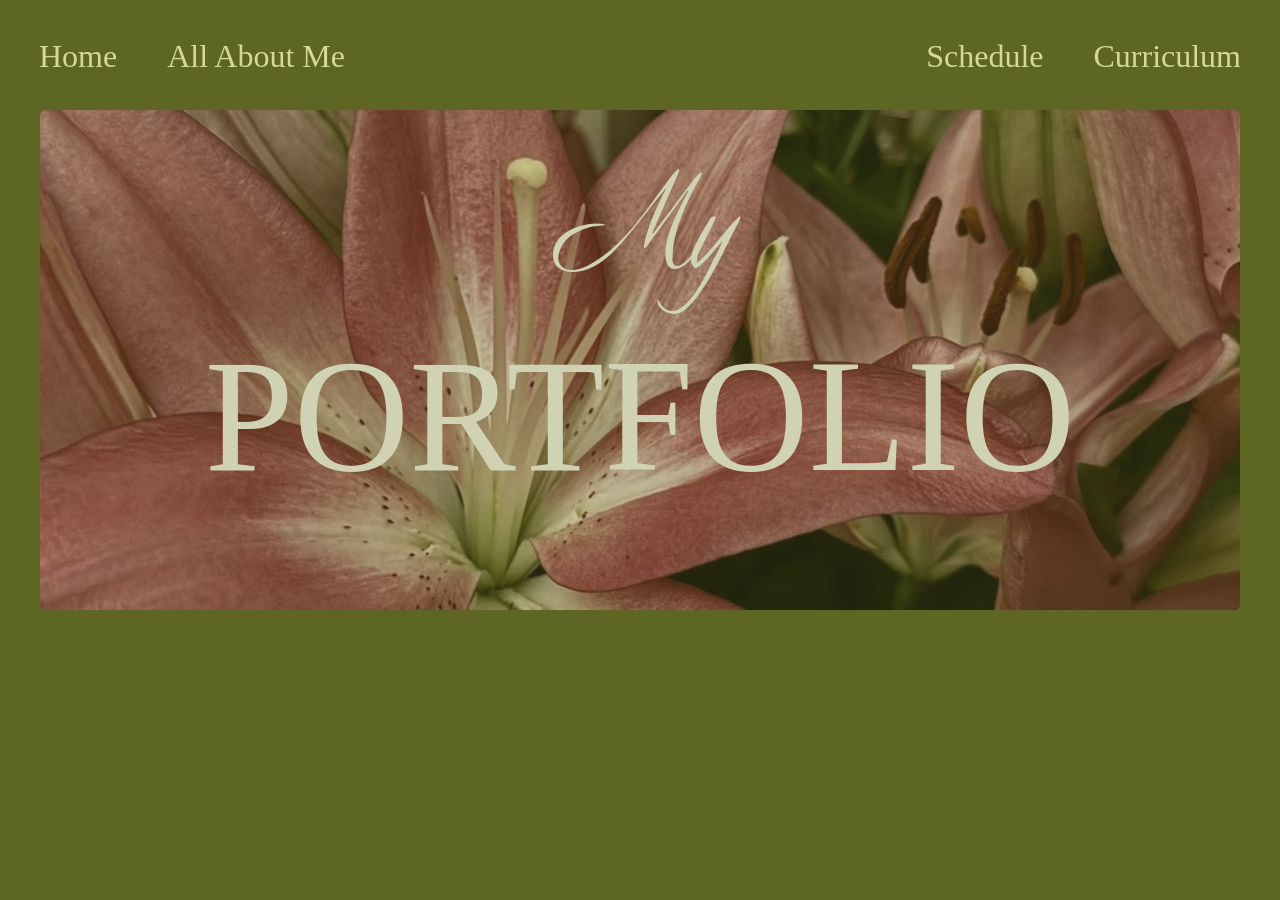
<file: practicaHP/index.html>
<!DOCTYPE html>
<html>
    <head>
        <meta charset="utf-8">
        <meta http-equiv="X-UA-Compatible" content="IE=edge">
        <title>Index</title>
        <meta name="description" content="">
        <meta name="viewport" content="width=device-width, initial-scale=1">
        <link rel="stylesheet" href="style.min.css">
        <link href="https://cdn.jsdelivr.net/npm/bootstrap@5.3.8/dist/css/bootstrap.min.css" rel="stylesheet" integrity="sha384-sRIl4kxILFvY47J16cr9ZwB07vP4J8+LH7qKQnuqkuIAvNWLzeN8tE5YBujZqJLB" crossorigin="anonymous">
        <link rel="stylesheet" href="style.css">
        
  </head>
    </head>
    <body class="index">
        <div class="container-fluid py-3">
            <div class="row">
                <div class="barRight col d-flex justify-content-start gap-3">
                    <div class=""> 
                        <a href="index.html"><button type="button" class="btn indexBTN mx-3"><h2>Home</h2></button></a>
                    </div>
                    <div class=""> 
                        <a href="infoPersonal.html"><button type="button" class="btn indexBTN mx-3"><h2>All About Me</h2></button></a>
                    </div>
                </div>
                <div class="barLeft col d-flex justify-content-end gap-3">
                    <div class="">
                       <a href="horario.html"><button type="button" class="btn indexBTN mx-3"><h2>Schedule</h2></button></a>
                    </div>
                    <div class="">
                        <a href="cv.html"><button type="button" class="btn indexBTN mx-3"><h2>Curriculum</h2></button></a>
                    </div>
                </div>
            </div>
        </div>
        <div class="IndexBody container-fluid position-relative">
            <div class="IndexTitle position-absolute top-0 start-50 translate-middle-x text-center mt-5">
                <h1>My</h1>
                <h2>PORTFOLIO</h2>
            </div>
            <div>
                <img src="IndexBG.jpg" alt="fondo" class="img-fluid rounded mx-auto d-block custom-img" style="opacity: 0.65;">
            </div>
        </div>
    </body>
</html>
</file>
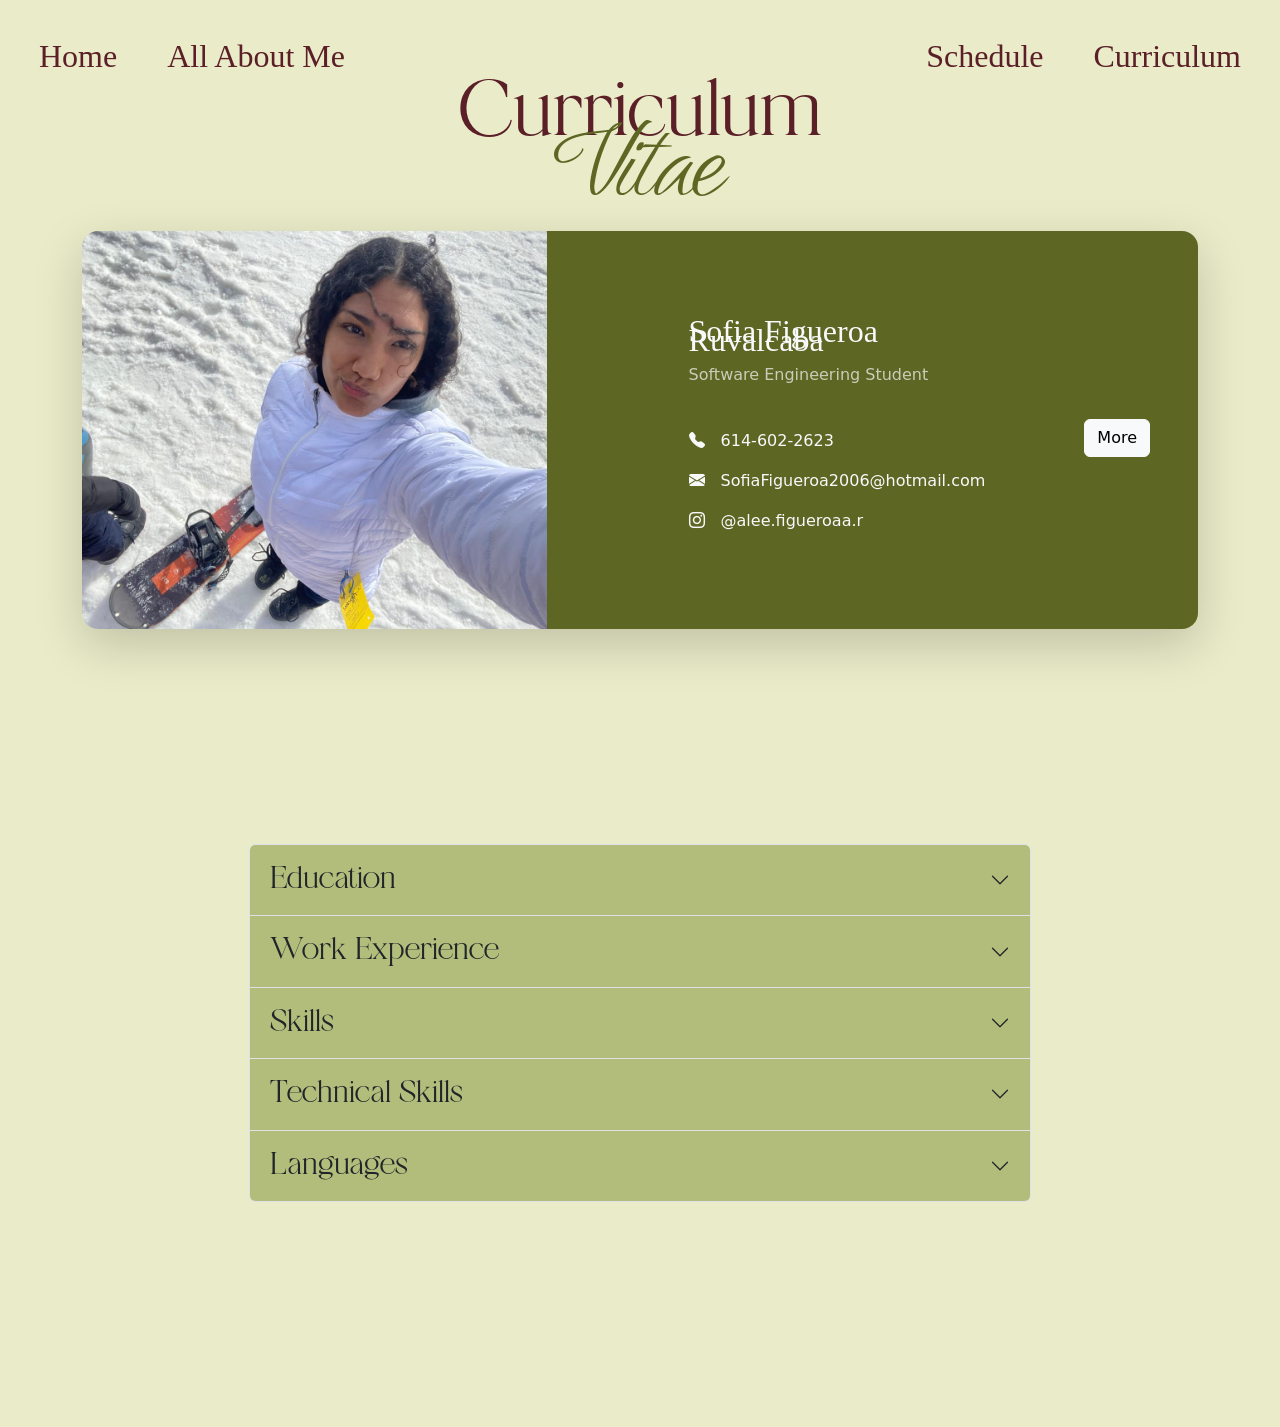
<file: practicaHP/cv.html>
<!DOCTYPE html>
<html>
    <head>
        <meta charset="utf-8">
        <meta http-equiv="X-UA-Compatible" content="IE=edge">
        <title>CV</title>
        <meta name="description" content="">
        <meta name="viewport" content="width=device-width, initial-scale=1">
        <link rel="stylesheet" href="style.min.css">
        <link href="https://cdn.jsdelivr.net/npm/bootstrap@5.3.8/dist/css/bootstrap.min.css" rel="stylesheet" integrity="sha384-sRIl4kxILFvY47J16cr9ZwB07vP4J8+LH7qKQnuqkuIAvNWLzeN8tE5YBujZqJLB" crossorigin="anonymous">
        <link rel="stylesheet" href="style.css">
        <link rel="stylesheet" href="https://cdn.jsdelivr.net/npm/bootstrap-icons@1.11.3/font/bootstrap-icons.css">
  </head>
    </head>
    <body class="CVbody">
        <div class="container-fluid py-3">
            <div class="row">
                <div class="barRight col d-flex justify-content-start gap-3">
                    <div class="cvBTN"> 
                        <a href="index.html"><button type="button" class="btn indexBTN mx-3"><h2>Home</h2></button></a>
                    </div>
                    <div class="cvBTN"> 
                        <a href="infoPersonal.html"><button type="button" class="btn indexBTN mx-3"><h2>All About Me</h2></button></a>
                    </div>
                </div>
                <div class="barLeft col d-flex justify-content-end gap-3">
                    <div class="cvBTN">
                       <a href="horario.html"><button type="button" class="btn indexBTN mx-3"><h2>Schedule</h2></button></a>
                    </div>
                    <div class="cvBTN">
                        <a href="cv.html"><button type="button" class="btn indexBTN mx-3"><h2>Curriculum</h2></button></a>
                    </div>
                </div>
            </div>
        </div>
        <div class="banner text-center">
            <div class="titleInfoCV">
            <h3 >Curriculum</h3> 
            <h1>Vitae</h1> 
            </div>
        </div>
        <div class="container my-5">
            <div class="row g-0 shadow-lg rounded-4 overflow-hidden CVinfo">
            <div class="col-lg-5">
              <img src="portfolioCV.jpeg" 
                   class="img-fluid w-100 h-100 object-fit-cover" 
                   alt="Me">
            </div>
            <div class="col-lg-7 d-flex align-items-center justify-content-center p-5"
                 style="background-color: #5E6623;">
                 <div class="container my-5">
                    <div class="row justify-content-center">
                        <div class="col-lg-8">
                          <div class="p-8 text-light">
                            <div class="meCV">
                            <h2 class="mb-4 nameCV">Sofia Figueroa Ruvalcaba</h2>
                            <p class="text-light mb-4 carrer">Software Engineering Student</p>
                            </div>
                            <div class="d-flex align-items-center mb-3">
                              <i class="bi bi-telephone-fill me-3"></i>
                              <span>614-602-2623</span>
                            </div>
                            <div class="d-flex align-items-center mb-3">
                              <i class="bi bi-envelope-fill me-3"></i>
                              <span>SofiaFigueroa2006@hotmail.com</span>
                            </div>
                            <div class="d-flex align-items-center">
                              <i class="bi bi-instagram me-3"></i>
                              <span>@alee.figueroaa.r</span>
                            </div>
                          </div>
                        </div>
                      </div>
                    </div>
                <a href="#cvAccordion" class="btn btn-light mt-3"> More</a>
              </div>
            </div>
          </div>
        </div>   
    <div class="img-wrapper position-relative">
        <div id="cvAccordion" class="container my-5">
            <div class="accordion my-5" id="accordionFlushExample">
              <div class="accordion-item">
                <h2 class="accordion-header">
                  <button class="accordion-button collapsed CVheaders" type="button" data-bs-toggle="collapse" data-bs-target="#flush-collapseOne" aria-expanded="false" aria-controls="flush-collapseOne">
                    Education
                  </button>
                </h2>
                <div id="flush-collapseOne" class="accordion-collapse collapse" data-bs-parent="#accordionFlushExample">
                  <div class="accordion-body">
                    <p class="insideAcc">Centro Bachilerato Tecnologico #122</p>
                    <p class="carrer sub">Técnica en Programacion</p>
                    </div>
                </div>
              </div>
              <div class="accordion-item">
                <h2 class="accordion-header">
                  <button class="accordion-button collapsed CVheaders" type="button" data-bs-toggle="collapse" data-bs-target="#flush-collapseTwo" aria-expanded="false" aria-controls="flush-collapseTwo">
                    Work Experience
                  </button>
                </h2>
                <div id="flush-collapseTwo" class="accordion-collapse collapse" data-bs-parent="#accordionFlushExample">
                  <div class="accordion-body">
                    <p class="insideAcc">La Bolichada</p>
                    <p class="carrer sub">6 months as Bar assistant</p>
                    <p class="insideAcc">Nancy mx</p>
                    <p class="carrer sub">3 months as a warehouse assistant</p>
                    <p class="insideAcc">Tel-Soluciones</p>
                    <p class="carrer sub">6 months as a telephone agent</p>
                  </div>
                </div>
              </div>
              <div class="accordion-item">
                <h2 class="accordion-header">
                  <button class="accordion-button collapsed CVheaders" type="button" data-bs-toggle="collapse" data-bs-target="#flush-collapseThree" aria-expanded="false" aria-controls="flush-collapseThree">
                    Skills
                  </button>
                </h2>
                <div id="flush-collapseThree" class="accordion-collapse collapse" data-bs-parent="#accordionFlushExample">
                  <div class="accordion-body">
                    <p class="insideAcc">Problem-solving & Teamwork</p>
                    <p class="insideAcc">Fast learner</p>
                    <p class="insideAcc">Adaptability</p>
                    <p class="insideAcc">Communication skills</p>
                 </div>
                </div>
              </div>
              <div class="accordion-item">
                <h2 class="accordion-header">
                  <button class="accordion-button collapsed CVheaders" type="button" data-bs-toggle="collapse" data-bs-target="#flush-collapseFour" aria-expanded="false" aria-controls="flush-collapseFour">
                    Technical Skills
                  </button>
                </h2>
                <div id="flush-collapseFour" class="accordion-collapse collapse" data-bs-parent="#accordionFlushExample">
                  <div class="accordion-body">
                    <p class="insideAcc">HTML & CSS</p>
                    <p class="insideAcc">C#</p>
                    <p class="insideAcc">Object-Oriented Programming (OOP)</p>
                    <p class="insideAcc">Data Structures</p>
                 </div>
                </div>
              </div>
              <div class="accordion-item">
                <h2 class="accordion-header">
                  <button class="accordion-button collapsed CVheaders" type="button" data-bs-toggle="collapse" data-bs-target="#flush-collapseFive" aria-expanded="false" aria-controls="flush-collapseFive">
                    Languages
                  </button>
                </h2>
                <div id="flush-collapseFive" class="accordion-collapse collapse" data-bs-parent="#accordionFlushExample">
                  <div class="accordion-body">
                    <p class="insideAcc">English</p>
                    <p class="carrer sub">C2</p>
                    <p class="insideAcc">Spanish</p>
                    <p class="carrer sub">B2+</p>
                    <p class="insideAcc">French</p>
                    <p class="carrer sub">A2</p>
                 </div>
                </div>
              </div>
            </div>
        </div>
    </div>
        <script src="https://cdn.jsdelivr.net/npm/bootstrap@5.3.8/dist/js/bootstrap.bundle.min.js"></script>
    </body>
    </body>
</html>
</file>
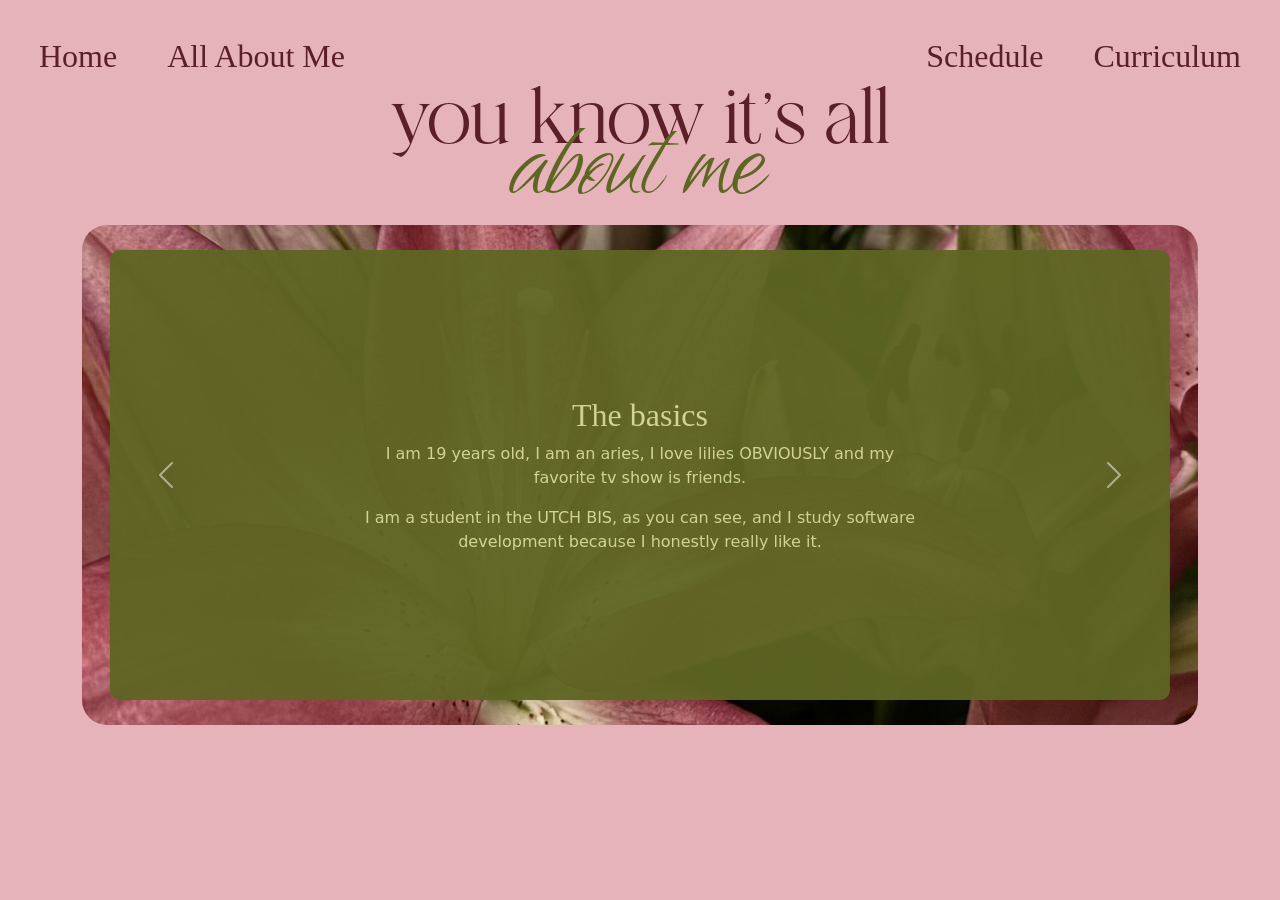
<file: practicaHP/infoPersonal.html>
<!DOCTYPE html>
<html>
    <head>
        <meta charset="utf-8">
        <meta http-equiv="X-UA-Compatible" content="IE=edge">
        <title>All about me</title>
        <meta name="description" content="">
        <meta name="viewport" content="width=device-width, initial-scale=1">
        <link rel="stylesheet" href="style.min.css">
        <link href="https://cdn.jsdelivr.net/npm/bootstrap@5.3.8/dist/css/bootstrap.min.css" rel="stylesheet" integrity="sha384-sRIl4kxILFvY47J16cr9ZwB07vP4J8+LH7qKQnuqkuIAvNWLzeN8tE5YBujZqJLB" crossorigin="anonymous">
        <link rel="stylesheet" href="style.css">
    </head>
    <body class="infoYo">
        <div class="container-fluid py-3">
            <div class="row">
                <div class="barRight col d-flex justify-content-start gap-3">
                    <div class=""> 
                        <a href="index.html"><button type="button" class="btn indexBTN mx-3 BtnIY"><h2>Home</h2></button></a>
                    </div>
                    <div class=""> 
                        <a href="infoPersonal.html"><button type="button" class="btn indexBTN mx-3 BtnIY"><h2>All About Me</h2></button></a>
                    </div>
                </div>
                <div class="barLeft col d-flex justify-content-end gap-3">
                    <div class="">
                       <a href="horario.html"><button type="button" class="btn indexBTN mx-3 BtnIY"><h2>Schedule</h2></button></a>
                    </div>
                    <div class="">
                        <a href="cv.html"><button type="button" class="btn indexBTN mx-3 BtnIY"><h2>Curriculum</h2></button></a>
                    </div>
                </div>
            </div>
        </div>
        
        <div class="banner text-center">
            <div class="titleInfo">
            <h3>you know it's all</h3>  
            <a href="It's All About Me.mp4"><button type="button" class="video btn indexBTN mx-3 BtnIY video"><h1>about me</h1></button></a>
            </div>
        </div>
        <div class="container mt-4">
            <div id="carouselExampleAutoplaying" class="carousel slide" data-bs-ride="carousel">
                <div class="carousel-inner">
                    <div class="carousel-item active position-relative">
                        <img src="IndexBG.jpg" class="d-block w-100 carousel-img" alt="background img">
                        <div class="overlay d-flex justify-content-center align-items-center">
                            <div class="overlay-content text-center">
                                <div class="container mt-3">
                                    <div class="mx-auto text-center p-4" style="max-width: 600px;">
                                        <h2>The basics</h2>
                                        <p>I am 19 years old, I am an aries, I love lilies OBVIOUSLY and my favorite tv show is friends.</p>
                                        <p>I am a student in the UTCH BIS, as you can see, and I study software development because I honestly really like it.</p>
                                    </div>
                                </div>
                            </div>
                        </div>
                    </div>
                    <div class="carousel-item position-relative">
                        <img src="IndexBG.jpg" class="d-block w-100 carousel-img" alt="background img">
                        <div class="overlay d-flex justify-content-center align-items-center">
                            <div class="overlay-content text-center">
                                <div class="container mt-3">
                                    <div class="mx-auto text-center p-4" style="max-width: 600px;">
                                        <h2>Big back things</h2>
                                        <p>One of my favorite things is eating, but not any food, I like eating good food.</p>
                                        <p>My favorite foods are montados, MENUDO, I love me a good pizza and crab rolls specifically from kokoro.</p>
                                    </div>
                                </div>
                            </div>
                        </div>
                    </div>
                    <div class="carousel-item position-relative">
                        <img src="IndexBG.jpg" class="d-block w-100 carousel-img" alt="background img">
                        <div class="overlay d-flex justify-content-center align-items-center">
                            <div class="overlay-content text-center">
                                <div class="container mt-3">
                                    <div class="mx-auto text-center p-4" style="max-width: 600px;">
                                        <h2>Party life never dies</h2>
                                        <p>I truly love going out and spending time with the people I love. My cousin is my ride or die, I could go out with her everyday and never get bored</p>
                                        <p>I love dancing thats why I like going out but dont get me wrong I also get down with a good binge watching date.</p>
                                    </div>
                                </div>
                            </div>
                        </div>
                    </div>
                </div>
              <button class="carousel-control-prev" type="button" data-bs-target="#carouselExampleAutoplaying" data-bs-slide="prev">
                <span class="carousel-control-prev-icon" aria-hidden="true"></span>
                <span class="visually-hidden">Previous</span>
              </button>
              <button class="carousel-control-next" type="button" data-bs-target="#carouselExampleAutoplaying" data-bs-slide="next">
                <span class="carousel-control-next-icon" aria-hidden="true"></span>
                <span class="visually-hidden">Next</span>
              </button>
            </div>
        </div>
        <script src="https://cdn.jsdelivr.net/npm/bootstrap@5.3.8/dist/js/bootstrap.bundle.min.js"></script>
    </body>
</html>
</file>
<file: practicaHP/style.css>
td.lunes {
    background-color: #F1D4D6;
    transition: background-color 0.3s;
}
td.martes {
    background-color: #DFA3A6;
    transition: background-color 0.3s;
}
td.miercoles {
    background-color: #F1D4D6;
    transition: background-color 0.3s;
}
td.jueves {
    background-color: #DFA3A6;
    transition: background-color 0.3s;
}
td.viernes {
    background-color: #F1D4D6;
    transition: background-color 0.3s;
}
table td{
  border-radius: 5px;
  border-width: 3px;
  border-color: #5A1F27;
  font-family: FontTest;
  text-align: center;
  vertical-align: middle; 
}
th.time{
  font-family: FontButtons;
}
table th{
  font-family: FontButtons;
}
.emptytd{
  background-color: #5A1F27;
}
table{
  background-color: #DFA3A6;
}
.lunes:hover {
  background-color: #7F3A3F;
}
.martes:hover {
  background-color: #7F3A3F;
}
.miercoles:hover {
  background-color: #7F3A3F;
}
.jueves:hover {
  background-color: #7F3A3F;
}
.viernes:hover {
  background-color: #7F3A3F;
}

.header{
    background-color: rgb(168, 71, 118);
}

.MECV{
    background-color: rgb(238, 133, 201);
}


@font-face {
  font-family: FontButtons; 
  src: url(NixieOne.ttf); 
}
@font-face {
  font-family: FontElegant; 
  src: url(Valentina\ Orchestra.ttf); 
}
@font-face {
  font-family: FontTitle; 
  src: url(Tangier.otf); 
}
@font-face {
  font-family: FontTest; 
  src: url(EditorialToday-Regular.ttf); 
}
.infoYo{
  background-color: #E6B3BA;
  padding: 10px; 
}
.index{
  background-color: #5E6623;
  padding: 10px;
}
.CVbody{
  padding: 10px;
  background-color: #EAEBC8;
}
.horarioBody{
  padding: 10px;
  background-color: #7e474d;
}
.indexBTN{
  padding: 10px  0px 10px 0px;
  color: #d4d994;
  font-size: 2rem;
  font-family: FontButtons;
}
.indexBTN:hover{
  transform: scale(1.10);
  color: #d0d2b4;
}
h1{
  font-family: FontElegant;
}
h2{
  font-family: FontButton;
}
h3{
  font-family: FontTitle;
}
h4{
  font-family: FontTest;
}
.IndexTitle{
  color: #d0d2b4;
  margin-top: -40px;
  z-index: 2;
}
.IndexBody img {
  opacity: 0.65;
}
.IndexTitle h1{
  font-size: 8rem;
}
.IndexTitle h2{
  font-size: 10rem;
}
body{
  margin: 0;
}
.custom-img {
  width: 1200px;   
  height: 500px;    
  object-fit: cover;  
}

.BtnIY:hover{
  color: #893941;
}
.BtnIY{
  color: #5A1F27;
}
.titleInfo h3{
  color: #5A1F27;
  font-size: 5rem;
  line-height: 0.3;
}
.titleInfo h1{
  color: #5E6623;
  font-size: 6rem;
  line-height: 0.3;
}
.titleInfoCV h3{
  color: #5A1F27;
  font-size: 5rem;
  line-height: 0.1;
}
.titleInfoCV h1{
  color: #5E6623;
  font-size: 6rem;
  line-height: 0.9;
}
.titleInfoHorario h3{
  color: #d4d994;
  font-size: 5rem;
  line-height: 0.8;
}
.titleInfoHorario h1{
  color: #B65F6B;
  font-size: 8rem;
  line-height: 0.6;
  margin-top: -25px;
}
.banner h4{
  font-size: 3rem;
  color: #893941;
}
.banner h2{
  font-size: 4rem;
}
.carousel-img{
  height: 500px;     
  object-fit: cover;
  border-radius: 25px;
}
.carousel-item {
  position: relative;
}
.overlay {
  position: absolute;
  top: 50%;
  left: 50%;
  transform: translate(-50%, -50%);
  width: 95%;
  height: 90%;
  background-color: #5E6623; 
  border-radius: 10px;
  display: flex;
  justify-content: center;
  align-items: center;
  opacity: 0.95;
}
.overlay-content {
  color: #D4D994;
}

.cvBTN h2{
  color: #5A1F27;
}
.cvBTN h2:hover{
  color: #7c454d;
}
.carrer{
  line-height: 0.6;
  opacity: 0.7;
}
.nameCV{
  line-height: 0.3;
}
.meCV{
  padding-bottom: 25px;
}
.accordion{
  padding: 15%;
}
.accordion-button:not(.collapsed) {
  background-color: #5E6623;
  color: white;
}
.CVheaders{
  font-family: FontTitle;
  text-align: center;
  font-size: 2rem;
}
.accordion-button{
  background-color: #b2bd7c;
  border-color: #5E6623;
}
.insideAcc{
  font-family: FontTest;
  font-size: 1.5rem;
}
.sub{
  font-family: FontButtons;
}
.accordion-body{
  padding: 15px;
}
html{
  scroll-behavior: smooth;
}
.table {
  border-radius: 20px;
  overflow: hidden;
  margin-top: 15px;
}
.CVinfo{
  margin-top: -30px;
}
</file>
<file: practicaHP/style.min.css>
@charset "UTF-8";/*!
 * Bootstrap  v5.3.8 (https://getbootstrap.com/)
 * Copyright 2011-2025 The Bootstrap Authors
 * Licensed under MIT (https://github.com/twbs/bootstrap/blob/main/LICENSE)
 */:root,[data-bs-theme=light]{--bs-blue:#0d6efd;--bs-indigo:#6610f2;--bs-purple:#6f42c1;--bs-pink:#d63384;--bs-red:#dc3545;--bs-orange:#fd7e14;--bs-yellow:#ffc107;--bs-green:#198754;--bs-teal:#20c997;--bs-cyan:#0dcaf0;--bs-black:#000;--bs-white:#fff;--bs-gray:#6c757d;--bs-gray-dark:#343a40;--bs-gray-100:#f8f9fa;--bs-gray-200:#e9ecef;--bs-gray-300:#dee2e6;--bs-gray-400:#ced4da;--bs-gray-500:#adb5bd;--bs-gray-600:#6c757d;--bs-gray-700:#495057;--bs-gray-800:#343a40;--bs-gray-900:#212529;--bs-primary:#0d6efd;--bs-secondary:#6c757d;--bs-success:#198754;--bs-info:#0dcaf0;--bs-warning:#ffc107;--bs-danger:#dc3545;--bs-light:#f8f9fa;--bs-dark:#212529;--bs-primary-rgb:13,110,253;--bs-secondary-rgb:108,117,125;--bs-success-rgb:25,135,84;--bs-info-rgb:13,202,240;--bs-warning-rgb:255,193,7;--bs-danger-rgb:220,53,69;--bs-light-rgb:248,249,250;--bs-dark-rgb:33,37,41;--bs-primary-text-emphasis:#052c65;--bs-secondary-text-emphasis:#2b2f32;--bs-success-text-emphasis:#0a3622;--bs-info-text-emphasis:#055160;--bs-warning-text-emphasis:#664d03;--bs-danger-text-emphasis:#58151c;--bs-light-text-emphasis:#495057;--bs-dark-text-emphasis:#495057;--bs-primary-bg-subtle:#cfe2ff;--bs-secondary-bg-subtle:#e2e3e5;--bs-success-bg-subtle:#d1e7dd;--bs-info-bg-subtle:#cff4fc;--bs-warning-bg-subtle:#fff3cd;--bs-danger-bg-subtle:#f8d7da;--bs-light-bg-subtle:#fcfcfd;--bs-dark-bg-subtle:#ced4da;--bs-primary-border-subtle:#9ec5fe;--bs-secondary-border-subtle:#c4c8cb;--bs-success-border-subtle:#a3cfbb;--bs-info-border-subtle:#9eeaf9;--bs-warning-border-subtle:#ffe69c;--bs-danger-border-subtle:#f1aeb5;--bs-light-border-subtle:#e9ecef;--bs-dark-border-subtle:#adb5bd;--bs-white-rgb:255,255,255;--bs-black-rgb:0,0,0;--bs-font-sans-serif:system-ui,-apple-system,"Segoe UI",Roboto,"Helvetica Neue","Noto Sans","Liberation Sans",Arial,sans-serif,"Apple Color Emoji","Segoe UI Emoji","Segoe UI Symbol","Noto Color Emoji";--bs-font-monospace:SFMono-Regular,Menlo,Monaco,Consolas,"Liberation Mono","Courier New",monospace;--bs-gradient:linear-gradient(180deg, rgba(255, 255, 255, 0.15), rgba(255, 255, 255, 0));--bs-body-font-family:var(--bs-font-sans-serif);--bs-body-font-size:1rem;--bs-body-font-weight:400;--bs-body-line-height:1.5;--bs-body-color:#212529;--bs-body-color-rgb:33,37,41;--bs-body-bg:#fff;--bs-body-bg-rgb:255,255,255;--bs-emphasis-color:#000;--bs-emphasis-color-rgb:0,0,0;--bs-secondary-color:rgba(33, 37, 41, 0.75);--bs-secondary-color-rgb:33,37,41;--bs-secondary-bg:#e9ecef;--bs-secondary-bg-rgb:233,236,239;--bs-tertiary-color:rgba(33, 37, 41, 0.5);--bs-tertiary-color-rgb:33,37,41;--bs-tertiary-bg:#f8f9fa;--bs-tertiary-bg-rgb:248,249,250;--bs-heading-color:inherit;--bs-link-color:#0d6efd;--bs-link-color-rgb:13,110,253;--bs-link-decoration:underline;--bs-link-hover-color:#0a58ca;--bs-link-hover-color-rgb:10,88,202;--bs-code-color:#d63384;--bs-highlight-color:#212529;--bs-highlight-bg:#fff3cd;--bs-border-width:1px;--bs-border-style:solid;--bs-border-color:#dee2e6;--bs-border-color-translucent:rgba(0, 0, 0, 0.175);--bs-border-radius:0.375rem;--bs-border-radius-sm:0.25rem;--bs-border-radius-lg:0.5rem;--bs-border-radius-xl:1rem;--bs-border-radius-xxl:2rem;--bs-border-radius-2xl:var(--bs-border-radius-xxl);--bs-border-radius-pill:50rem;--bs-box-shadow:0 0.5rem 1rem rgba(0, 0, 0, 0.15);--bs-box-shadow-sm:0 0.125rem 0.25rem rgba(0, 0, 0, 0.075);--bs-box-shadow-lg:0 1rem 3rem rgba(0, 0, 0, 0.175);--bs-box-shadow-inset:inset 0 1px 2px rgba(0, 0, 0, 0.075);--bs-focus-ring-width:0.25rem;--bs-focus-ring-opacity:0.25;--bs-focus-ring-color:rgba(13, 110, 253, 0.25);--bs-form-valid-color:#198754;--bs-form-valid-border-color:#198754;--bs-form-invalid-color:#dc3545;--bs-form-invalid-border-color:#dc3545}[data-bs-theme=dark]{color-scheme:dark;--bs-body-color:#dee2e6;--bs-body-color-rgb:222,226,230;--bs-body-bg:#212529;--bs-body-bg-rgb:33,37,41;--bs-emphasis-color:#fff;--bs-emphasis-color-rgb:255,255,255;--bs-secondary-color:rgba(222, 226, 230, 0.75);--bs-secondary-color-rgb:222,226,230;--bs-secondary-bg:#343a40;--bs-secondary-bg-rgb:52,58,64;--bs-tertiary-color:rgba(222, 226, 230, 0.5);--bs-tertiary-color-rgb:222,226,230;--bs-tertiary-bg:#2b3035;--bs-tertiary-bg-rgb:43,48,53;--bs-primary-text-emphasis:#6ea8fe;--bs-secondary-text-emphasis:#a7acb1;--bs-success-text-emphasis:#75b798;--bs-info-text-emphasis:#6edff6;--bs-warning-text-emphasis:#ffda6a;--bs-danger-text-emphasis:#ea868f;--bs-light-text-emphasis:#f8f9fa;--bs-dark-text-emphasis:#dee2e6;--bs-primary-bg-subtle:#031633;--bs-secondary-bg-subtle:#161719;--bs-success-bg-subtle:#051b11;--bs-info-bg-subtle:#032830;--bs-warning-bg-subtle:#332701;--bs-danger-bg-subtle:#2c0b0e;--bs-light-bg-subtle:#343a40;--bs-dark-bg-subtle:#1a1d20;--bs-primary-border-subtle:#084298;--bs-secondary-border-subtle:#41464b;--bs-success-border-subtle:#0f5132;--bs-info-border-subtle:#087990;--bs-warning-border-subtle:#997404;--bs-danger-border-subtle:#842029;--bs-light-border-subtle:#495057;--bs-dark-border-subtle:#343a40;--bs-heading-color:inherit;--bs-link-color:#6ea8fe;--bs-link-hover-color:#8bb9fe;--bs-link-color-rgb:110,168,254;--bs-link-hover-color-rgb:139,185,254;--bs-code-color:#e685b5;--bs-highlight-color:#dee2e6;--bs-highlight-bg:#664d03;--bs-border-color:#495057;--bs-border-color-translucent:rgba(255, 255, 255, 0.15);--bs-form-valid-color:#75b798;--bs-form-valid-border-color:#75b798;--bs-form-invalid-color:#ea868f;--bs-form-invalid-border-color:#ea868f}*,::after,::before{box-sizing:border-box}@media (prefers-reduced-motion:no-preference){:root{scroll-behavior:smooth}}body{margin:0;font-family:var(--bs-body-font-family);font-size:var(--bs-body-font-size);font-weight:var(--bs-body-font-weight);line-height:var(--bs-body-line-height);color:var(--bs-body-color);text-align:var(--bs-body-text-align);background-color:var(--bs-body-bg);-webkit-text-size-adjust:100%;-webkit-tap-highlight-color:transparent}hr{margin:1rem 0;color:inherit;border:0;border-top:var(--bs-border-width) solid;opacity:.25}.h1,.h2,.h3,.h4,.h5,.h6,h1,h2,h3,h4,h5,h6{margin-top:0;margin-bottom:.5rem;font-weight:500;line-height:1.2;color:var(--bs-heading-color)}.h1,h1{font-size:calc(1.375rem + 1.5vw)}@media (min-width:1200px){.h1,h1{font-size:2.5rem}}.h2,h2{font-size:calc(1.325rem + .9vw)}@media (min-width:1200px){.h2,h2{font-size:2rem}}.h3,h3{font-size:calc(1.3rem + .6vw)}@media (min-width:1200px){.h3,h3{font-size:1.75rem}}.h4,h4{font-size:calc(1.275rem + .3vw)}@media (min-width:1200px){.h4,h4{font-size:1.5rem}}.h5,h5{font-size:1.25rem}.h6,h6{font-size:1rem}p{margin-top:0;margin-bottom:1rem}abbr[title]{-webkit-text-decoration:underline dotted;text-decoration:underline dotted;cursor:help;-webkit-text-decoration-skip-ink:none;text-decoration-skip-ink:none}address{margin-bottom:1rem;font-style:normal;line-height:inherit}ol,ul{padding-left:2rem}dl,ol,ul{margin-top:0;margin-bottom:1rem}ol ol,ol ul,ul ol,ul ul{margin-bottom:0}dt{font-weight:700}dd{margin-bottom:.5rem;margin-left:0}blockquote{margin:0 0 1rem}b,strong{font-weight:bolder}.small,small{font-size:.875em}.mark,mark{padding:.1875em;color:var(--bs-highlight-color);background-color:var(--bs-highlight-bg)}sub,sup{position:relative;font-size:.75em;line-height:0;vertical-align:baseline}sub{bottom:-.25em}sup{top:-.5em}a{color:rgba(var(--bs-link-color-rgb),var(--bs-link-opacity,1));text-decoration:underline}a:hover{--bs-link-color-rgb:var(--bs-link-hover-color-rgb)}a:not([href]):not([class]),a:not([href]):not([class]):hover{color:inherit;text-decoration:none}code,kbd,pre,samp{font-family:var(--bs-font-monospace);font-size:1em}pre{display:block;margin-top:0;margin-bottom:1rem;overflow:auto;font-size:.875em}pre code{font-size:inherit;color:inherit;word-break:normal}code{font-size:.875em;color:var(--bs-code-color);word-wrap:break-word}a>code{color:inherit}kbd{padding:.1875rem .375rem;font-size:.875em;color:var(--bs-body-bg);background-color:var(--bs-body-color);border-radius:.25rem}kbd kbd{padding:0;font-size:1em}figure{margin:0 0 1rem}img,svg{vertical-align:middle}table{caption-side:bottom;border-collapse:collapse}caption{padding-top:.5rem;padding-bottom:.5rem;color:var(--bs-secondary-color);text-align:left}th{text-align:inherit;text-align:-webkit-match-parent}tbody,td,tfoot,th,thead,tr{border-color:inherit;border-style:solid;border-width:0}label{display:inline-block}button{border-radius:0}button:focus:not(:focus-visible){outline:0}button,input,optgroup,select,textarea{margin:0;font-family:inherit;font-size:inherit;line-height:inherit}button,select{text-transform:none}[role=button]{cursor:pointer}select{word-wrap:normal}select:disabled{opacity:1}[list]:not([type=date]):not([type=datetime-local]):not([type=month]):not([type=week]):not([type=time])::-webkit-calendar-picker-indicator{display:none!important}[type=button],[type=reset],[type=submit],button{-webkit-appearance:button}[type=button]:not(:disabled),[type=reset]:not(:disabled),[type=submit]:not(:disabled),button:not(:disabled){cursor:pointer}::-moz-focus-inner{padding:0;border-style:none}textarea{resize:vertical}fieldset{min-width:0;padding:0;margin:0;border:0}legend{float:left;width:100%;padding:0;margin-bottom:.5rem;line-height:inherit;font-size:calc(1.275rem + .3vw)}@media (min-width:1200px){legend{font-size:1.5rem}}legend+*{clear:left}::-webkit-datetime-edit-day-field,::-webkit-datetime-edit-fields-wrapper,::-webkit-datetime-edit-hour-field,::-webkit-datetime-edit-minute,::-webkit-datetime-edit-month-field,::-webkit-datetime-edit-text,::-webkit-datetime-edit-year-field{padding:0}::-webkit-inner-spin-button{height:auto}[type=search]{-webkit-appearance:textfield;outline-offset:-2px}[type=search]::-webkit-search-cancel-button{cursor:pointer;filter:grayscale(1)}::-webkit-search-decoration{-webkit-appearance:none}::-webkit-color-swatch-wrapper{padding:0}::-webkit-file-upload-button{font:inherit;-webkit-appearance:button}::file-selector-button{font:inherit;-webkit-appearance:button}output{display:inline-block}iframe{border:0}summary{display:list-item;cursor:pointer}progress{vertical-align:baseline}[hidden]{display:none!important}.lead{font-size:1.25rem;font-weight:300}.display-1{font-weight:300;line-height:1.2;font-size:calc(1.625rem + 4.5vw)}@media (min-width:1200px){.display-1{font-size:5rem}}.display-2{font-weight:300;line-height:1.2;font-size:calc(1.575rem + 3.9vw)}@media (min-width:1200px){.display-2{font-size:4.5rem}}.display-3{font-weight:300;line-height:1.2;font-size:calc(1.525rem + 3.3vw)}@media (min-width:1200px){.display-3{font-size:4rem}}.display-4{font-weight:300;line-height:1.2;font-size:calc(1.475rem + 2.7vw)}@media (min-width:1200px){.display-4{font-size:3.5rem}}.display-5{font-weight:300;line-height:1.2;font-size:calc(1.425rem + 2.1vw)}@media (min-width:1200px){.display-5{font-size:3rem}}.display-6{font-weight:300;line-height:1.2;font-size:calc(1.375rem + 1.5vw)}@media (min-width:1200px){.display-6{font-size:2.5rem}}.list-unstyled{padding-left:0;list-style:none}.list-inline{padding-left:0;list-style:none}.list-inline-item{display:inline-block}.list-inline-item:not(:last-child){margin-right:.5rem}.initialism{font-size:.875em;text-transform:uppercase}.blockquote{margin-bottom:1rem;font-size:1.25rem}.blockquote>:last-child{margin-bottom:0}.blockquote-footer{margin-top:-1rem;margin-bottom:1rem;font-size:.875em;color:#6c757d}.blockquote-footer::before{content:"— "}.img-fluid{max-width:100%;height:auto}.img-thumbnail{padding:.25rem;background-color:var(--bs-body-bg);border:var(--bs-border-width) solid var(--bs-border-color);border-radius:var(--bs-border-radius);max-width:100%;height:auto}.figure{display:inline-block}.figure-img{margin-bottom:.5rem;line-height:1}.figure-caption{font-size:.875em;color:var(--bs-secondary-color)}.container,.container-fluid,.container-lg,.container-md,.container-sm,.container-xl,.container-xxl{--bs-gutter-x:1.5rem;--bs-gutter-y:0;width:100%;padding-right:calc(var(--bs-gutter-x) * .5);padding-left:calc(var(--bs-gutter-x) * .5);margin-right:auto;margin-left:auto}@media (min-width:576px){.container,.container-sm{max-width:540px}}@media (min-width:768px){.container,.container-md,.container-sm{max-width:720px}}@media (min-width:992px){.container,.container-lg,.container-md,.container-sm{max-width:960px}}@media (min-width:1200px){.container,.container-lg,.container-md,.container-sm,.container-xl{max-width:1140px}}@media (min-width:1400px){.container,.container-lg,.container-md,.container-sm,.container-xl,.container-xxl{max-width:1320px}}:root{--bs-breakpoint-xs:0;--bs-breakpoint-sm:576px;--bs-breakpoint-md:768px;--bs-breakpoint-lg:992px;--bs-breakpoint-xl:1200px;--bs-breakpoint-xxl:1400px}.row{--bs-gutter-x:1.5rem;--bs-gutter-y:0;display:flex;flex-wrap:wrap;margin-top:calc(-1 * var(--bs-gutter-y));margin-right:calc(-.5 * var(--bs-gutter-x));margin-left:calc(-.5 * var(--bs-gutter-x))}.row>*{flex-shrink:0;width:100%;max-width:100%;padding-right:calc(var(--bs-gutter-x) * .5);padding-left:calc(var(--bs-gutter-x) * .5);margin-top:var(--bs-gutter-y)}.col{flex:1 0 0}.row-cols-auto>*{flex:0 0 auto;width:auto}.row-cols-1>*{flex:0 0 auto;width:100%}.row-cols-2>*{flex:0 0 auto;width:50%}.row-cols-3>*{flex:0 0 auto;width:33.33333333%}.row-cols-4>*{flex:0 0 auto;width:25%}.row-cols-5>*{flex:0 0 auto;width:20%}.row-cols-6>*{flex:0 0 auto;width:16.66666667%}.col-auto{flex:0 0 auto;width:auto}.col-1{flex:0 0 auto;width:8.33333333%}.col-2{flex:0 0 auto;width:16.66666667%}.col-3{flex:0 0 auto;width:25%}.col-4{flex:0 0 auto;width:33.33333333%}.col-5{flex:0 0 auto;width:41.66666667%}.col-6{flex:0 0 auto;width:50%}.col-7{flex:0 0 auto;width:58.33333333%}.col-8{flex:0 0 auto;width:66.66666667%}.col-9{flex:0 0 auto;width:75%}.col-10{flex:0 0 auto;width:83.33333333%}.col-11{flex:0 0 auto;width:91.66666667%}.col-12{flex:0 0 auto;width:100%}.offset-1{margin-left:8.33333333%}.offset-2{margin-left:16.66666667%}.offset-3{margin-left:25%}.offset-4{margin-left:33.33333333%}.offset-5{margin-left:41.66666667%}.offset-6{margin-left:50%}.offset-7{margin-left:58.33333333%}.offset-8{margin-left:66.66666667%}.offset-9{margin-left:75%}.offset-10{margin-left:83.33333333%}.offset-11{margin-left:91.66666667%}.g-0,.gx-0{--bs-gutter-x:0}.g-0,.gy-0{--bs-gutter-y:0}.g-1,.gx-1{--bs-gutter-x:0.25rem}.g-1,.gy-1{--bs-gutter-y:0.25rem}.g-2,.gx-2{--bs-gutter-x:0.5rem}.g-2,.gy-2{--bs-gutter-y:0.5rem}.g-3,.gx-3{--bs-gutter-x:1rem}.g-3,.gy-3{--bs-gutter-y:1rem}.g-4,.gx-4{--bs-gutter-x:1.5rem}.g-4,.gy-4{--bs-gutter-y:1.5rem}.g-5,.gx-5{--bs-gutter-x:3rem}.g-5,.gy-5{--bs-gutter-y:3rem}@media (min-width:576px){.col-sm{flex:1 0 0}.row-cols-sm-auto>*{flex:0 0 auto;width:auto}.row-cols-sm-1>*{flex:0 0 auto;width:100%}.row-cols-sm-2>*{flex:0 0 auto;width:50%}.row-cols-sm-3>*{flex:0 0 auto;width:33.33333333%}.row-cols-sm-4>*{flex:0 0 auto;width:25%}.row-cols-sm-5>*{flex:0 0 auto;width:20%}.row-cols-sm-6>*{flex:0 0 auto;width:16.66666667%}.col-sm-auto{flex:0 0 auto;width:auto}.col-sm-1{flex:0 0 auto;width:8.33333333%}.col-sm-2{flex:0 0 auto;width:16.66666667%}.col-sm-3{flex:0 0 auto;width:25%}.col-sm-4{flex:0 0 auto;width:33.33333333%}.col-sm-5{flex:0 0 auto;width:41.66666667%}.col-sm-6{flex:0 0 auto;width:50%}.col-sm-7{flex:0 0 auto;width:58.33333333%}.col-sm-8{flex:0 0 auto;width:66.66666667%}.col-sm-9{flex:0 0 auto;width:75%}.col-sm-10{flex:0 0 auto;width:83.33333333%}.col-sm-11{flex:0 0 auto;width:91.66666667%}.col-sm-12{flex:0 0 auto;width:100%}.offset-sm-0{margin-left:0}.offset-sm-1{margin-left:8.33333333%}.offset-sm-2{margin-left:16.66666667%}.offset-sm-3{margin-left:25%}.offset-sm-4{margin-left:33.33333333%}.offset-sm-5{margin-left:41.66666667%}.offset-sm-6{margin-left:50%}.offset-sm-7{margin-left:58.33333333%}.offset-sm-8{margin-left:66.66666667%}.offset-sm-9{margin-left:75%}.offset-sm-10{margin-left:83.33333333%}.offset-sm-11{margin-left:91.66666667%}.g-sm-0,.gx-sm-0{--bs-gutter-x:0}.g-sm-0,.gy-sm-0{--bs-gutter-y:0}.g-sm-1,.gx-sm-1{--bs-gutter-x:0.25rem}.g-sm-1,.gy-sm-1{--bs-gutter-y:0.25rem}.g-sm-2,.gx-sm-2{--bs-gutter-x:0.5rem}.g-sm-2,.gy-sm-2{--bs-gutter-y:0.5rem}.g-sm-3,.gx-sm-3{--bs-gutter-x:1rem}.g-sm-3,.gy-sm-3{--bs-gutter-y:1rem}.g-sm-4,.gx-sm-4{--bs-gutter-x:1.5rem}.g-sm-4,.gy-sm-4{--bs-gutter-y:1.5rem}.g-sm-5,.gx-sm-5{--bs-gutter-x:3rem}.g-sm-5,.gy-sm-5{--bs-gutter-y:3rem}}@media (min-width:768px){.col-md{flex:1 0 0}.row-cols-md-auto>*{flex:0 0 auto;width:auto}.row-cols-md-1>*{flex:0 0 auto;width:100%}.row-cols-md-2>*{flex:0 0 auto;width:50%}.row-cols-md-3>*{flex:0 0 auto;width:33.33333333%}.row-cols-md-4>*{flex:0 0 auto;width:25%}.row-cols-md-5>*{flex:0 0 auto;width:20%}.row-cols-md-6>*{flex:0 0 auto;width:16.66666667%}.col-md-auto{flex:0 0 auto;width:auto}.col-md-1{flex:0 0 auto;width:8.33333333%}.col-md-2{flex:0 0 auto;width:16.66666667%}.col-md-3{flex:0 0 auto;width:25%}.col-md-4{flex:0 0 auto;width:33.33333333%}.col-md-5{flex:0 0 auto;width:41.66666667%}.col-md-6{flex:0 0 auto;width:50%}.col-md-7{flex:0 0 auto;width:58.33333333%}.col-md-8{flex:0 0 auto;width:66.66666667%}.col-md-9{flex:0 0 auto;width:75%}.col-md-10{flex:0 0 auto;width:83.33333333%}.col-md-11{flex:0 0 auto;width:91.66666667%}.col-md-12{flex:0 0 auto;width:100%}.offset-md-0{margin-left:0}.offset-md-1{margin-left:8.33333333%}.offset-md-2{margin-left:16.66666667%}.offset-md-3{margin-left:25%}.offset-md-4{margin-left:33.33333333%}.offset-md-5{margin-left:41.66666667%}.offset-md-6{margin-left:50%}.offset-md-7{margin-left:58.33333333%}.offset-md-8{margin-left:66.66666667%}.offset-md-9{margin-left:75%}.offset-md-10{margin-left:83.33333333%}.offset-md-11{margin-left:91.66666667%}.g-md-0,.gx-md-0{--bs-gutter-x:0}.g-md-0,.gy-md-0{--bs-gutter-y:0}.g-md-1,.gx-md-1{--bs-gutter-x:0.25rem}.g-md-1,.gy-md-1{--bs-gutter-y:0.25rem}.g-md-2,.gx-md-2{--bs-gutter-x:0.5rem}.g-md-2,.gy-md-2{--bs-gutter-y:0.5rem}.g-md-3,.gx-md-3{--bs-gutter-x:1rem}.g-md-3,.gy-md-3{--bs-gutter-y:1rem}.g-md-4,.gx-md-4{--bs-gutter-x:1.5rem}.g-md-4,.gy-md-4{--bs-gutter-y:1.5rem}.g-md-5,.gx-md-5{--bs-gutter-x:3rem}.g-md-5,.gy-md-5{--bs-gutter-y:3rem}}@media (min-width:992px){.col-lg{flex:1 0 0}.row-cols-lg-auto>*{flex:0 0 auto;width:auto}.row-cols-lg-1>*{flex:0 0 auto;width:100%}.row-cols-lg-2>*{flex:0 0 auto;width:50%}.row-cols-lg-3>*{flex:0 0 auto;width:33.33333333%}.row-cols-lg-4>*{flex:0 0 auto;width:25%}.row-cols-lg-5>*{flex:0 0 auto;width:20%}.row-cols-lg-6>*{flex:0 0 auto;width:16.66666667%}.col-lg-auto{flex:0 0 auto;width:auto}.col-lg-1{flex:0 0 auto;width:8.33333333%}.col-lg-2{flex:0 0 auto;width:16.66666667%}.col-lg-3{flex:0 0 auto;width:25%}.col-lg-4{flex:0 0 auto;width:33.33333333%}.col-lg-5{flex:0 0 auto;width:41.66666667%}.col-lg-6{flex:0 0 auto;width:50%}.col-lg-7{flex:0 0 auto;width:58.33333333%}.col-lg-8{flex:0 0 auto;width:66.66666667%}.col-lg-9{flex:0 0 auto;width:75%}.col-lg-10{flex:0 0 auto;width:83.33333333%}.col-lg-11{flex:0 0 auto;width:91.66666667%}.col-lg-12{flex:0 0 auto;width:100%}.offset-lg-0{margin-left:0}.offset-lg-1{margin-left:8.33333333%}.offset-lg-2{margin-left:16.66666667%}.offset-lg-3{margin-left:25%}.offset-lg-4{margin-left:33.33333333%}.offset-lg-5{margin-left:41.66666667%}.offset-lg-6{margin-left:50%}.offset-lg-7{margin-left:58.33333333%}.offset-lg-8{margin-left:66.66666667%}.offset-lg-9{margin-left:75%}.offset-lg-10{margin-left:83.33333333%}.offset-lg-11{margin-left:91.66666667%}.g-lg-0,.gx-lg-0{--bs-gutter-x:0}.g-lg-0,.gy-lg-0{--bs-gutter-y:0}.g-lg-1,.gx-lg-1{--bs-gutter-x:0.25rem}.g-lg-1,.gy-lg-1{--bs-gutter-y:0.25rem}.g-lg-2,.gx-lg-2{--bs-gutter-x:0.5rem}.g-lg-2,.gy-lg-2{--bs-gutter-y:0.5rem}.g-lg-3,.gx-lg-3{--bs-gutter-x:1rem}.g-lg-3,.gy-lg-3{--bs-gutter-y:1rem}.g-lg-4,.gx-lg-4{--bs-gutter-x:1.5rem}.g-lg-4,.gy-lg-4{--bs-gutter-y:1.5rem}.g-lg-5,.gx-lg-5{--bs-gutter-x:3rem}.g-lg-5,.gy-lg-5{--bs-gutter-y:3rem}}@media (min-width:1200px){.col-xl{flex:1 0 0}.row-cols-xl-auto>*{flex:0 0 auto;width:auto}.row-cols-xl-1>*{flex:0 0 auto;width:100%}.row-cols-xl-2>*{flex:0 0 auto;width:50%}.row-cols-xl-3>*{flex:0 0 auto;width:33.33333333%}.row-cols-xl-4>*{flex:0 0 auto;width:25%}.row-cols-xl-5>*{flex:0 0 auto;width:20%}.row-cols-xl-6>*{flex:0 0 auto;width:16.66666667%}.col-xl-auto{flex:0 0 auto;width:auto}.col-xl-1{flex:0 0 auto;width:8.33333333%}.col-xl-2{flex:0 0 auto;width:16.66666667%}.col-xl-3{flex:0 0 auto;width:25%}.col-xl-4{flex:0 0 auto;width:33.33333333%}.col-xl-5{flex:0 0 auto;width:41.66666667%}.col-xl-6{flex:0 0 auto;width:50%}.col-xl-7{flex:0 0 auto;width:58.33333333%}.col-xl-8{flex:0 0 auto;width:66.66666667%}.col-xl-9{flex:0 0 auto;width:75%}.col-xl-10{flex:0 0 auto;width:83.33333333%}.col-xl-11{flex:0 0 auto;width:91.66666667%}.col-xl-12{flex:0 0 auto;width:100%}.offset-xl-0{margin-left:0}.offset-xl-1{margin-left:8.33333333%}.offset-xl-2{margin-left:16.66666667%}.offset-xl-3{margin-left:25%}.offset-xl-4{margin-left:33.33333333%}.offset-xl-5{margin-left:41.66666667%}.offset-xl-6{margin-left:50%}.offset-xl-7{margin-left:58.33333333%}.offset-xl-8{margin-left:66.66666667%}.offset-xl-9{margin-left:75%}.offset-xl-10{margin-left:83.33333333%}.offset-xl-11{margin-left:91.66666667%}.g-xl-0,.gx-xl-0{--bs-gutter-x:0}.g-xl-0,.gy-xl-0{--bs-gutter-y:0}.g-xl-1,.gx-xl-1{--bs-gutter-x:0.25rem}.g-xl-1,.gy-xl-1{--bs-gutter-y:0.25rem}.g-xl-2,.gx-xl-2{--bs-gutter-x:0.5rem}.g-xl-2,.gy-xl-2{--bs-gutter-y:0.5rem}.g-xl-3,.gx-xl-3{--bs-gutter-x:1rem}.g-xl-3,.gy-xl-3{--bs-gutter-y:1rem}.g-xl-4,.gx-xl-4{--bs-gutter-x:1.5rem}.g-xl-4,.gy-xl-4{--bs-gutter-y:1.5rem}.g-xl-5,.gx-xl-5{--bs-gutter-x:3rem}.g-xl-5,.gy-xl-5{--bs-gutter-y:3rem}}@media (min-width:1400px){.col-xxl{flex:1 0 0}.row-cols-xxl-auto>*{flex:0 0 auto;width:auto}.row-cols-xxl-1>*{flex:0 0 auto;width:100%}.row-cols-xxl-2>*{flex:0 0 auto;width:50%}.row-cols-xxl-3>*{flex:0 0 auto;width:33.33333333%}.row-cols-xxl-4>*{flex:0 0 auto;width:25%}.row-cols-xxl-5>*{flex:0 0 auto;width:20%}.row-cols-xxl-6>*{flex:0 0 auto;width:16.66666667%}.col-xxl-auto{flex:0 0 auto;width:auto}.col-xxl-1{flex:0 0 auto;width:8.33333333%}.col-xxl-2{flex:0 0 auto;width:16.66666667%}.col-xxl-3{flex:0 0 auto;width:25%}.col-xxl-4{flex:0 0 auto;width:33.33333333%}.col-xxl-5{flex:0 0 auto;width:41.66666667%}.col-xxl-6{flex:0 0 auto;width:50%}.col-xxl-7{flex:0 0 auto;width:58.33333333%}.col-xxl-8{flex:0 0 auto;width:66.66666667%}.col-xxl-9{flex:0 0 auto;width:75%}.col-xxl-10{flex:0 0 auto;width:83.33333333%}.col-xxl-11{flex:0 0 auto;width:91.66666667%}.col-xxl-12{flex:0 0 auto;width:100%}.offset-xxl-0{margin-left:0}.offset-xxl-1{margin-left:8.33333333%}.offset-xxl-2{margin-left:16.66666667%}.offset-xxl-3{margin-left:25%}.offset-xxl-4{margin-left:33.33333333%}.offset-xxl-5{margin-left:41.66666667%}.offset-xxl-6{margin-left:50%}.offset-xxl-7{margin-left:58.33333333%}.offset-xxl-8{margin-left:66.66666667%}.offset-xxl-9{margin-left:75%}.offset-xxl-10{margin-left:83.33333333%}.offset-xxl-11{margin-left:91.66666667%}.g-xxl-0,.gx-xxl-0{--bs-gutter-x:0}.g-xxl-0,.gy-xxl-0{--bs-gutter-y:0}.g-xxl-1,.gx-xxl-1{--bs-gutter-x:0.25rem}.g-xxl-1,.gy-xxl-1{--bs-gutter-y:0.25rem}.g-xxl-2,.gx-xxl-2{--bs-gutter-x:0.5rem}.g-xxl-2,.gy-xxl-2{--bs-gutter-y:0.5rem}.g-xxl-3,.gx-xxl-3{--bs-gutter-x:1rem}.g-xxl-3,.gy-xxl-3{--bs-gutter-y:1rem}.g-xxl-4,.gx-xxl-4{--bs-gutter-x:1.5rem}.g-xxl-4,.gy-xxl-4{--bs-gutter-y:1.5rem}.g-xxl-5,.gx-xxl-5{--bs-gutter-x:3rem}.g-xxl-5,.gy-xxl-5{--bs-gutter-y:3rem}}.table{--bs-table-color-type:initial;--bs-table-bg-type:initial;--bs-table-color-state:initial;--bs-table-bg-state:initial;--bs-table-color:var(--bs-emphasis-color);--bs-table-bg:var(--bs-body-bg);--bs-table-border-color:var(--bs-border-color);--bs-table-accent-bg:transparent;--bs-table-striped-color:var(--bs-emphasis-color);--bs-table-striped-bg:rgba(var(--bs-emphasis-color-rgb), 0.05);--bs-table-active-color:var(--bs-emphasis-color);--bs-table-active-bg:rgba(var(--bs-emphasis-color-rgb), 0.1);--bs-table-hover-color:var(--bs-emphasis-color);--bs-table-hover-bg:rgba(var(--bs-emphasis-color-rgb), 0.075);width:100%;margin-bottom:1rem;vertical-align:top;border-color:var(--bs-table-border-color)}.table>:not(caption)>*>*{padding:.5rem .5rem;color:var(--bs-table-color-state,var(--bs-table-color-type,var(--bs-table-color)));background-color:var(--bs-table-bg);border-bottom-width:var(--bs-border-width);box-shadow:inset 0 0 0 9999px var(--bs-table-bg-state,var(--bs-table-bg-type,var(--bs-table-accent-bg)))}.table>tbody{vertical-align:inherit}.table>thead{vertical-align:bottom}.table-group-divider{border-top:calc(var(--bs-border-width) * 2) solid currentcolor}.caption-top{caption-side:top}.table-sm>:not(caption)>*>*{padding:.25rem .25rem}.table-bordered>:not(caption)>*{border-width:var(--bs-border-width) 0}.table-bordered>:not(caption)>*>*{border-width:0 var(--bs-border-width)}.table-borderless>:not(caption)>*>*{border-bottom-width:0}.table-borderless>:not(:first-child){border-top-width:0}.table-striped>tbody>tr:nth-of-type(odd)>*{--bs-table-color-type:var(--bs-table-striped-color);--bs-table-bg-type:var(--bs-table-striped-bg)}.table-striped-columns>:not(caption)>tr>:nth-child(2n){--bs-table-color-type:var(--bs-table-striped-color);--bs-table-bg-type:var(--bs-table-striped-bg)}.table-active{--bs-table-color-state:var(--bs-table-active-color);--bs-table-bg-state:var(--bs-table-active-bg)}.table-hover>tbody>tr:hover>*{--bs-table-color-state:var(--bs-table-hover-color);--bs-table-bg-state:var(--bs-table-hover-bg)}.table-primary{--bs-table-color:#000;--bs-table-bg:#cfe2ff;--bs-table-border-color:#a6b5cc;--bs-table-striped-bg:#c5d7f2;--bs-table-striped-color:#000;--bs-table-active-bg:#bacbe6;--bs-table-active-color:#000;--bs-table-hover-bg:#bfd1ec;--bs-table-hover-color:#000;color:var(--bs-table-color);border-color:var(--bs-table-border-color)}.table-secondary{--bs-table-color:#000;--bs-table-bg:#e2e3e5;--bs-table-border-color:#b5b6b7;--bs-table-striped-bg:#d7d8da;--bs-table-striped-color:#000;--bs-table-active-bg:#cbccce;--bs-table-active-color:#000;--bs-table-hover-bg:#d1d2d4;--bs-table-hover-color:#000;color:var(--bs-table-color);border-color:var(--bs-table-border-color)}.table-success{--bs-table-color:#000;--bs-table-bg:#d1e7dd;--bs-table-border-color:#a7b9b1;--bs-table-striped-bg:#c7dbd2;--bs-table-striped-color:#000;--bs-table-active-bg:#bcd0c7;--bs-table-active-color:#000;--bs-table-hover-bg:#c1d6cc;--bs-table-hover-color:#000;color:var(--bs-table-color);border-color:var(--bs-table-border-color)}.table-info{--bs-table-color:#000;--bs-table-bg:#cff4fc;--bs-table-border-color:#a6c3ca;--bs-table-striped-bg:#c5e8ef;--bs-table-striped-color:#000;--bs-table-active-bg:#badce3;--bs-table-active-color:#000;--bs-table-hover-bg:#bfe2e9;--bs-table-hover-color:#000;color:var(--bs-table-color);border-color:var(--bs-table-border-color)}.table-warning{--bs-table-color:#000;--bs-table-bg:#fff3cd;--bs-table-border-color:#ccc2a4;--bs-table-striped-bg:#f2e7c3;--bs-table-striped-color:#000;--bs-table-active-bg:#e6dbb9;--bs-table-active-color:#000;--bs-table-hover-bg:#ece1be;--bs-table-hover-color:#000;color:var(--bs-table-color);border-color:var(--bs-table-border-color)}.table-danger{--bs-table-color:#000;--bs-table-bg:#f8d7da;--bs-table-border-color:#c6acae;--bs-table-striped-bg:#eccccf;--bs-table-striped-color:#000;--bs-table-active-bg:#dfc2c4;--bs-table-active-color:#000;--bs-table-hover-bg:#e5c7ca;--bs-table-hover-color:#000;color:var(--bs-table-color);border-color:var(--bs-table-border-color)}.table-light{--bs-table-color:#000;--bs-table-bg:#f8f9fa;--bs-table-border-color:#c6c7c8;--bs-table-striped-bg:#ecedee;--bs-table-striped-color:#000;--bs-table-active-bg:#dfe0e1;--bs-table-active-color:#000;--bs-table-hover-bg:#e5e6e7;--bs-table-hover-color:#000;color:var(--bs-table-color);border-color:var(--bs-table-border-color)}.table-dark{--bs-table-color:#fff;--bs-table-bg:#212529;--bs-table-border-color:#4d5154;--bs-table-striped-bg:#2c3034;--bs-table-striped-color:#fff;--bs-table-active-bg:#373b3e;--bs-table-active-color:#fff;--bs-table-hover-bg:#323539;--bs-table-hover-color:#fff;color:var(--bs-table-color);border-color:var(--bs-table-border-color)}.table-responsive{overflow-x:auto;-webkit-overflow-scrolling:touch}@media (max-width:575.98px){.table-responsive-sm{overflow-x:auto;-webkit-overflow-scrolling:touch}}@media (max-width:767.98px){.table-responsive-md{overflow-x:auto;-webkit-overflow-scrolling:touch}}@media (max-width:991.98px){.table-responsive-lg{overflow-x:auto;-webkit-overflow-scrolling:touch}}@media (max-width:1199.98px){.table-responsive-xl{overflow-x:auto;-webkit-overflow-scrolling:touch}}@media (max-width:1399.98px){.table-responsive-xxl{overflow-x:auto;-webkit-overflow-scrolling:touch}}.form-label{margin-bottom:.5rem}.col-form-label{padding-top:calc(.375rem + var(--bs-border-width));padding-bottom:calc(.375rem + var(--bs-border-width));margin-bottom:0;font-size:inherit;line-height:1.5}.col-form-label-lg{padding-top:calc(.5rem + var(--bs-border-width));padding-bottom:calc(.5rem + var(--bs-border-width));font-size:1.25rem}.col-form-label-sm{padding-top:calc(.25rem + var(--bs-border-width));padding-bottom:calc(.25rem + var(--bs-border-width));font-size:.875rem}.form-text{margin-top:.25rem;font-size:.875em;color:var(--bs-secondary-color)}.form-control{display:block;width:100%;padding:.375rem .75rem;font-size:1rem;font-weight:400;line-height:1.5;color:var(--bs-body-color);-webkit-appearance:none;-moz-appearance:none;appearance:none;background-color:var(--bs-body-bg);background-clip:padding-box;border:var(--bs-border-width) solid var(--bs-border-color);border-radius:var(--bs-border-radius);transition:border-color .15s ease-in-out,box-shadow .15s ease-in-out}@media (prefers-reduced-motion:reduce){.form-control{transition:none}}.form-control[type=file]{overflow:hidden}.form-control[type=file]:not(:disabled):not([readonly]){cursor:pointer}.form-control:focus{color:var(--bs-body-color);background-color:var(--bs-body-bg);border-color:#86b7fe;outline:0;box-shadow:0 0 0 .25rem rgba(13,110,253,.25)}.form-control::-webkit-date-and-time-value{min-width:85px;height:1.5em;margin:0}.form-control::-webkit-datetime-edit{display:block;padding:0}.form-control::placeholder{color:var(--bs-secondary-color);opacity:1}.form-control:disabled{background-color:var(--bs-secondary-bg);opacity:1}.form-control::-webkit-file-upload-button{padding:.375rem .75rem;margin:-.375rem -.75rem;-webkit-margin-end:.75rem;margin-inline-end:.75rem;color:var(--bs-body-color);background-color:var(--bs-tertiary-bg);pointer-events:none;border-color:inherit;border-style:solid;border-width:0;border-inline-end-width:var(--bs-border-width);border-radius:0;-webkit-transition:color .15s ease-in-out,background-color .15s ease-in-out,border-color .15s ease-in-out,box-shadow .15s ease-in-out;transition:color .15s ease-in-out,background-color .15s ease-in-out,border-color .15s ease-in-out,box-shadow .15s ease-in-out}.form-control::file-selector-button{padding:.375rem .75rem;margin:-.375rem -.75rem;-webkit-margin-end:.75rem;margin-inline-end:.75rem;color:var(--bs-body-color);background-color:var(--bs-tertiary-bg);pointer-events:none;border-color:inherit;border-style:solid;border-width:0;border-inline-end-width:var(--bs-border-width);border-radius:0;transition:color .15s ease-in-out,background-color .15s ease-in-out,border-color .15s ease-in-out,box-shadow .15s ease-in-out}@media (prefers-reduced-motion:reduce){.form-control::-webkit-file-upload-button{-webkit-transition:none;transition:none}.form-control::file-selector-button{transition:none}}.form-control:hover:not(:disabled):not([readonly])::-webkit-file-upload-button{background-color:var(--bs-secondary-bg)}.form-control:hover:not(:disabled):not([readonly])::file-selector-button{background-color:var(--bs-secondary-bg)}.form-control-plaintext{display:block;width:100%;padding:.375rem 0;margin-bottom:0;line-height:1.5;color:var(--bs-body-color);background-color:transparent;border:solid transparent;border-width:var(--bs-border-width) 0}.form-control-plaintext:focus{outline:0}.form-control-plaintext.form-control-lg,.form-control-plaintext.form-control-sm{padding-right:0;padding-left:0}.form-control-sm{min-height:calc(1.5em + .5rem + calc(var(--bs-border-width) * 2));padding:.25rem .5rem;font-size:.875rem;border-radius:var(--bs-border-radius-sm)}.form-control-sm::-webkit-file-upload-button{padding:.25rem .5rem;margin:-.25rem -.5rem;-webkit-margin-end:.5rem;margin-inline-end:.5rem}.form-control-sm::file-selector-button{padding:.25rem .5rem;margin:-.25rem -.5rem;-webkit-margin-end:.5rem;margin-inline-end:.5rem}.form-control-lg{min-height:calc(1.5em + 1rem + calc(var(--bs-border-width) * 2));padding:.5rem 1rem;font-size:1.25rem;border-radius:var(--bs-border-radius-lg)}.form-control-lg::-webkit-file-upload-button{padding:.5rem 1rem;margin:-.5rem -1rem;-webkit-margin-end:1rem;margin-inline-end:1rem}.form-control-lg::file-selector-button{padding:.5rem 1rem;margin:-.5rem -1rem;-webkit-margin-end:1rem;margin-inline-end:1rem}textarea.form-control{min-height:calc(1.5em + .75rem + calc(var(--bs-border-width) * 2))}textarea.form-control-sm{min-height:calc(1.5em + .5rem + calc(var(--bs-border-width) * 2))}textarea.form-control-lg{min-height:calc(1.5em + 1rem + calc(var(--bs-border-width) * 2))}.form-control-color{width:3rem;height:calc(1.5em + .75rem + calc(var(--bs-border-width) * 2));padding:.375rem}.form-control-color:not(:disabled):not([readonly]){cursor:pointer}.form-control-color::-moz-color-swatch{border:0!important;border-radius:var(--bs-border-radius)}.form-control-color::-webkit-color-swatch{border:0!important;border-radius:var(--bs-border-radius)}.form-control-color.form-control-sm{height:calc(1.5em + .5rem + calc(var(--bs-border-width) * 2))}.form-control-color.form-control-lg{height:calc(1.5em + 1rem + calc(var(--bs-border-width) * 2))}.form-select{--bs-form-select-bg-img:url("data:image/svg+xml,%3csvg xmlns='http://www.w3.org/2000/svg' viewBox='0 0 16 16'%3e%3cpath fill='none' stroke='%23343a40' stroke-linecap='round' stroke-linejoin='round' stroke-width='2' d='m2 5 6 6 6-6'/%3e%3c/svg%3e");display:block;width:100%;padding:.375rem 2.25rem .375rem .75rem;font-size:1rem;font-weight:400;line-height:1.5;color:var(--bs-body-color);-webkit-appearance:none;-moz-appearance:none;appearance:none;background-color:var(--bs-body-bg);background-image:var(--bs-form-select-bg-img),var(--bs-form-select-bg-icon,none);background-repeat:no-repeat;background-position:right .75rem center;background-size:16px 12px;border:var(--bs-border-width) solid var(--bs-border-color);border-radius:var(--bs-border-radius);transition:border-color .15s ease-in-out,box-shadow .15s ease-in-out}@media (prefers-reduced-motion:reduce){.form-select{transition:none}}.form-select:focus{border-color:#86b7fe;outline:0;box-shadow:0 0 0 .25rem rgba(13,110,253,.25)}.form-select[multiple],.form-select[size]:not([size="1"]){padding-right:.75rem;background-image:none}.form-select:disabled{background-color:var(--bs-secondary-bg)}.form-select:-moz-focusring{color:transparent;text-shadow:0 0 0 var(--bs-body-color)}.form-select-sm{padding-top:.25rem;padding-bottom:.25rem;padding-left:.5rem;font-size:.875rem;border-radius:var(--bs-border-radius-sm)}.form-select-lg{padding-top:.5rem;padding-bottom:.5rem;padding-left:1rem;font-size:1.25rem;border-radius:var(--bs-border-radius-lg)}[data-bs-theme=dark] .form-select{--bs-form-select-bg-img:url("data:image/svg+xml,%3csvg xmlns='http://www.w3.org/2000/svg' viewBox='0 0 16 16'%3e%3cpath fill='none' stroke='%23dee2e6' stroke-linecap='round' stroke-linejoin='round' stroke-width='2' d='m2 5 6 6 6-6'/%3e%3c/svg%3e")}.form-check{display:block;min-height:1.5rem;padding-left:1.5em;margin-bottom:.125rem}.form-check .form-check-input{float:left;margin-left:-1.5em}.form-check-reverse{padding-right:1.5em;padding-left:0;text-align:right}.form-check-reverse .form-check-input{float:right;margin-right:-1.5em;margin-left:0}.form-check-input{--bs-form-check-bg:var(--bs-body-bg);flex-shrink:0;width:1em;height:1em;margin-top:.25em;vertical-align:top;-webkit-appearance:none;-moz-appearance:none;appearance:none;background-color:var(--bs-form-check-bg);background-image:var(--bs-form-check-bg-image);background-repeat:no-repeat;background-position:center;background-size:contain;border:var(--bs-border-width) solid var(--bs-border-color);-webkit-print-color-adjust:exact;color-adjust:exact;print-color-adjust:exact}.form-check-input[type=checkbox]{border-radius:.25em}.form-check-input[type=radio]{border-radius:50%}.form-check-input:active{filter:brightness(90%)}.form-check-input:focus{border-color:#86b7fe;outline:0;box-shadow:0 0 0 .25rem rgba(13,110,253,.25)}.form-check-input:checked{background-color:#0d6efd;border-color:#0d6efd}.form-check-input:checked[type=checkbox]{--bs-form-check-bg-image:url("data:image/svg+xml,%3csvg xmlns='http://www.w3.org/2000/svg' viewBox='0 0 20 20'%3e%3cpath fill='none' stroke='%23fff' stroke-linecap='round' stroke-linejoin='round' stroke-width='3' d='m6 10 3 3 6-6'/%3e%3c/svg%3e")}.form-check-input:checked[type=radio]{--bs-form-check-bg-image:url("data:image/svg+xml,%3csvg xmlns='http://www.w3.org/2000/svg' viewBox='-4 -4 8 8'%3e%3ccircle r='2' fill='%23fff'/%3e%3c/svg%3e")}.form-check-input[type=checkbox]:indeterminate{background-color:#0d6efd;border-color:#0d6efd;--bs-form-check-bg-image:url("data:image/svg+xml,%3csvg xmlns='http://www.w3.org/2000/svg' viewBox='0 0 20 20'%3e%3cpath fill='none' stroke='%23fff' stroke-linecap='round' stroke-linejoin='round' stroke-width='3' d='M6 10h8'/%3e%3c/svg%3e")}.form-check-input:disabled{pointer-events:none;filter:none;opacity:.5}.form-check-input:disabled~.form-check-label,.form-check-input[disabled]~.form-check-label{cursor:default;opacity:.5}.form-switch{padding-left:2.5em}.form-switch .form-check-input{--bs-form-switch-bg:url("data:image/svg+xml,%3csvg xmlns='http://www.w3.org/2000/svg' viewBox='-4 -4 8 8'%3e%3ccircle r='3' fill='rgba%280, 0, 0, 0.25%29'/%3e%3c/svg%3e");width:2em;margin-left:-2.5em;background-image:var(--bs-form-switch-bg);background-position:left center;border-radius:2em;transition:background-position .15s ease-in-out}@media (prefers-reduced-motion:reduce){.form-switch .form-check-input{transition:none}}.form-switch .form-check-input:focus{--bs-form-switch-bg:url("data:image/svg+xml,%3csvg xmlns='http://www.w3.org/2000/svg' viewBox='-4 -4 8 8'%3e%3ccircle r='3' fill='%2386b7fe'/%3e%3c/svg%3e")}.form-switch .form-check-input:checked{background-position:right center;--bs-form-switch-bg:url("data:image/svg+xml,%3csvg xmlns='http://www.w3.org/2000/svg' viewBox='-4 -4 8 8'%3e%3ccircle r='3' fill='%23fff'/%3e%3c/svg%3e")}.form-switch.form-check-reverse{padding-right:2.5em;padding-left:0}.form-switch.form-check-reverse .form-check-input{margin-right:-2.5em;margin-left:0}.form-check-inline{display:inline-block;margin-right:1rem}.btn-check{position:absolute;clip:rect(0,0,0,0);pointer-events:none}.btn-check:disabled+.btn,.btn-check[disabled]+.btn{pointer-events:none;filter:none;opacity:.65}[data-bs-theme=dark] .form-switch .form-check-input:not(:checked):not(:focus){--bs-form-switch-bg:url("data:image/svg+xml,%3csvg xmlns='http://www.w3.org/2000/svg' viewBox='-4 -4 8 8'%3e%3ccircle r='3' fill='rgba%28255, 255, 255, 0.25%29'/%3e%3c/svg%3e")}.form-range{width:100%;height:1.5rem;padding:0;-webkit-appearance:none;-moz-appearance:none;appearance:none;background-color:transparent}.form-range:focus{outline:0}.form-range:focus::-webkit-slider-thumb{box-shadow:0 0 0 1px #fff,0 0 0 .25rem rgba(13,110,253,.25)}.form-range:focus::-moz-range-thumb{box-shadow:0 0 0 1px #fff,0 0 0 .25rem rgba(13,110,253,.25)}.form-range::-moz-focus-outer{border:0}.form-range::-webkit-slider-thumb{width:1rem;height:1rem;margin-top:-.25rem;-webkit-appearance:none;appearance:none;background-color:#0d6efd;border:0;border-radius:1rem;-webkit-transition:background-color .15s ease-in-out,border-color .15s ease-in-out,box-shadow .15s ease-in-out;transition:background-color .15s ease-in-out,border-color .15s ease-in-out,box-shadow .15s ease-in-out}@media (prefers-reduced-motion:reduce){.form-range::-webkit-slider-thumb{-webkit-transition:none;transition:none}}.form-range::-webkit-slider-thumb:active{background-color:#b6d4fe}.form-range::-webkit-slider-runnable-track{width:100%;height:.5rem;color:transparent;cursor:pointer;background-color:var(--bs-secondary-bg);border-color:transparent;border-radius:1rem}.form-range::-moz-range-thumb{width:1rem;height:1rem;-moz-appearance:none;appearance:none;background-color:#0d6efd;border:0;border-radius:1rem;-moz-transition:background-color .15s ease-in-out,border-color .15s ease-in-out,box-shadow .15s ease-in-out;transition:background-color .15s ease-in-out,border-color .15s ease-in-out,box-shadow .15s ease-in-out}@media (prefers-reduced-motion:reduce){.form-range::-moz-range-thumb{-moz-transition:none;transition:none}}.form-range::-moz-range-thumb:active{background-color:#b6d4fe}.form-range::-moz-range-track{width:100%;height:.5rem;color:transparent;cursor:pointer;background-color:var(--bs-secondary-bg);border-color:transparent;border-radius:1rem}.form-range:disabled{pointer-events:none}.form-range:disabled::-webkit-slider-thumb{background-color:var(--bs-secondary-color)}.form-range:disabled::-moz-range-thumb{background-color:var(--bs-secondary-color)}.form-floating{position:relative}.form-floating>.form-control,.form-floating>.form-control-plaintext,.form-floating>.form-select{height:calc(3.5rem + calc(var(--bs-border-width) * 2));min-height:calc(3.5rem + calc(var(--bs-border-width) * 2));line-height:1.25}.form-floating>label{position:absolute;top:0;left:0;z-index:2;max-width:100%;height:100%;padding:1rem .75rem;overflow:hidden;color:rgba(var(--bs-body-color-rgb),.65);text-align:start;text-overflow:ellipsis;white-space:nowrap;pointer-events:none;border:var(--bs-border-width) solid transparent;transform-origin:0 0;transition:opacity .1s ease-in-out,transform .1s ease-in-out}@media (prefers-reduced-motion:reduce){.form-floating>label{transition:none}}.form-floating>.form-control,.form-floating>.form-control-plaintext{padding:1rem .75rem}.form-floating>.form-control-plaintext::placeholder,.form-floating>.form-control::placeholder{color:transparent}.form-floating>.form-control-plaintext:focus,.form-floating>.form-control-plaintext:not(:placeholder-shown),.form-floating>.form-control:focus,.form-floating>.form-control:not(:placeholder-shown){padding-top:1.625rem;padding-bottom:.625rem}.form-floating>.form-control-plaintext:-webkit-autofill,.form-floating>.form-control:-webkit-autofill{padding-top:1.625rem;padding-bottom:.625rem}.form-floating>.form-select{padding-top:1.625rem;padding-bottom:.625rem;padding-left:.75rem}.form-floating>.form-control-plaintext~label,.form-floating>.form-control:focus~label,.form-floating>.form-control:not(:placeholder-shown)~label,.form-floating>.form-select~label{transform:scale(.85) translateY(-.5rem) translateX(.15rem)}.form-floating>.form-control:-webkit-autofill~label{transform:scale(.85) translateY(-.5rem) translateX(.15rem)}.form-floating>textarea:focus~label::after,.form-floating>textarea:not(:placeholder-shown)~label::after{position:absolute;inset:1rem 0.375rem;z-index:-1;height:1.5em;content:"";background-color:var(--bs-body-bg);border-radius:var(--bs-border-radius)}.form-floating>textarea:disabled~label::after{background-color:var(--bs-secondary-bg)}.form-floating>.form-control-plaintext~label{border-width:var(--bs-border-width) 0}.form-floating>.form-control:disabled~label,.form-floating>:disabled~label{color:#6c757d}.input-group{position:relative;display:flex;flex-wrap:wrap;align-items:stretch;width:100%}.input-group>.form-control,.input-group>.form-floating,.input-group>.form-select{position:relative;flex:1 1 auto;width:1%;min-width:0}.input-group>.form-control:focus,.input-group>.form-floating:focus-within,.input-group>.form-select:focus{z-index:5}.input-group .btn{position:relative;z-index:2}.input-group .btn:focus{z-index:5}.input-group-text{display:flex;align-items:center;padding:.375rem .75rem;font-size:1rem;font-weight:400;line-height:1.5;color:var(--bs-body-color);text-align:center;white-space:nowrap;background-color:var(--bs-tertiary-bg);border:var(--bs-border-width) solid var(--bs-border-color);border-radius:var(--bs-border-radius)}.input-group-lg>.btn,.input-group-lg>.form-control,.input-group-lg>.form-select,.input-group-lg>.input-group-text{padding:.5rem 1rem;font-size:1.25rem;border-radius:var(--bs-border-radius-lg)}.input-group-sm>.btn,.input-group-sm>.form-control,.input-group-sm>.form-select,.input-group-sm>.input-group-text{padding:.25rem .5rem;font-size:.875rem;border-radius:var(--bs-border-radius-sm)}.input-group-lg>.form-select,.input-group-sm>.form-select{padding-right:3rem}.input-group:not(.has-validation)>.dropdown-toggle:nth-last-child(n+3),.input-group:not(.has-validation)>.form-floating:not(:last-child)>.form-control,.input-group:not(.has-validation)>.form-floating:not(:last-child)>.form-select,.input-group:not(.has-validation)>:not(:last-child):not(.dropdown-toggle):not(.dropdown-menu):not(.form-floating){border-top-right-radius:0;border-bottom-right-radius:0}.input-group.has-validation>.dropdown-toggle:nth-last-child(n+4),.input-group.has-validation>.form-floating:nth-last-child(n+3)>.form-control,.input-group.has-validation>.form-floating:nth-last-child(n+3)>.form-select,.input-group.has-validation>:nth-last-child(n+3):not(.dropdown-toggle):not(.dropdown-menu):not(.form-floating){border-top-right-radius:0;border-bottom-right-radius:0}.input-group>:not(:first-child):not(.dropdown-menu):not(.valid-tooltip):not(.valid-feedback):not(.invalid-tooltip):not(.invalid-feedback){margin-left:calc(-1 * var(--bs-border-width));border-top-left-radius:0;border-bottom-left-radius:0}.input-group>.form-floating:not(:first-child)>.form-control,.input-group>.form-floating:not(:first-child)>.form-select{border-top-left-radius:0;border-bottom-left-radius:0}.valid-feedback{display:none;width:100%;margin-top:.25rem;font-size:.875em;color:var(--bs-form-valid-color)}.valid-tooltip{position:absolute;top:100%;z-index:5;display:none;max-width:100%;padding:.25rem .5rem;margin-top:.1rem;font-size:.875rem;color:#fff;background-color:var(--bs-success);border-radius:var(--bs-border-radius)}.is-valid~.valid-feedback,.is-valid~.valid-tooltip,.was-validated :valid~.valid-feedback,.was-validated :valid~.valid-tooltip{display:block}.form-control.is-valid,.was-validated .form-control:valid{border-color:var(--bs-form-valid-border-color);padding-right:calc(1.5em + .75rem);background-image:url("data:image/svg+xml,%3csvg xmlns='http://www.w3.org/2000/svg' viewBox='0 0 8 8'%3e%3cpath fill='%23198754' d='M2.3 6.73.6 4.53c-.4-1.04.46-1.4 1.1-.8l1.1 1.4 3.4-3.8c.6-.63 1.6-.27 1.2.7l-4 4.6c-.43.5-.8.4-1.1.1'/%3e%3c/svg%3e");background-repeat:no-repeat;background-position:right calc(.375em + .1875rem) center;background-size:calc(.75em + .375rem) calc(.75em + .375rem)}.form-control.is-valid:focus,.was-validated .form-control:valid:focus{border-color:var(--bs-form-valid-border-color);box-shadow:0 0 0 .25rem rgba(var(--bs-success-rgb),.25)}.was-validated textarea.form-control:valid,textarea.form-control.is-valid{padding-right:calc(1.5em + .75rem);background-position:top calc(.375em + .1875rem) right calc(.375em + .1875rem)}.form-select.is-valid,.was-validated .form-select:valid{border-color:var(--bs-form-valid-border-color)}.form-select.is-valid:not([multiple]):not([size]),.form-select.is-valid:not([multiple])[size="1"],.was-validated .form-select:valid:not([multiple]):not([size]),.was-validated .form-select:valid:not([multiple])[size="1"]{--bs-form-select-bg-icon:url("data:image/svg+xml,%3csvg xmlns='http://www.w3.org/2000/svg' viewBox='0 0 8 8'%3e%3cpath fill='%23198754' d='M2.3 6.73.6 4.53c-.4-1.04.46-1.4 1.1-.8l1.1 1.4 3.4-3.8c.6-.63 1.6-.27 1.2.7l-4 4.6c-.43.5-.8.4-1.1.1'/%3e%3c/svg%3e");padding-right:4.125rem;background-position:right .75rem center,center right 2.25rem;background-size:16px 12px,calc(.75em + .375rem) calc(.75em + .375rem)}.form-select.is-valid:focus,.was-validated .form-select:valid:focus{border-color:var(--bs-form-valid-border-color);box-shadow:0 0 0 .25rem rgba(var(--bs-success-rgb),.25)}.form-control-color.is-valid,.was-validated .form-control-color:valid{width:calc(3rem + calc(1.5em + .75rem))}.form-check-input.is-valid,.was-validated .form-check-input:valid{border-color:var(--bs-form-valid-border-color)}.form-check-input.is-valid:checked,.was-validated .form-check-input:valid:checked{background-color:var(--bs-form-valid-color)}.form-check-input.is-valid:focus,.was-validated .form-check-input:valid:focus{box-shadow:0 0 0 .25rem rgba(var(--bs-success-rgb),.25)}.form-check-input.is-valid~.form-check-label,.was-validated .form-check-input:valid~.form-check-label{color:var(--bs-form-valid-color)}.form-check-inline .form-check-input~.valid-feedback{margin-left:.5em}.input-group>.form-control:not(:focus).is-valid,.input-group>.form-floating:not(:focus-within).is-valid,.input-group>.form-select:not(:focus).is-valid,.was-validated .input-group>.form-control:not(:focus):valid,.was-validated .input-group>.form-floating:not(:focus-within):valid,.was-validated .input-group>.form-select:not(:focus):valid{z-index:3}.invalid-feedback{display:none;width:100%;margin-top:.25rem;font-size:.875em;color:var(--bs-form-invalid-color)}.invalid-tooltip{position:absolute;top:100%;z-index:5;display:none;max-width:100%;padding:.25rem .5rem;margin-top:.1rem;font-size:.875rem;color:#fff;background-color:var(--bs-danger);border-radius:var(--bs-border-radius)}.is-invalid~.invalid-feedback,.is-invalid~.invalid-tooltip,.was-validated :invalid~.invalid-feedback,.was-validated :invalid~.invalid-tooltip{display:block}.form-control.is-invalid,.was-validated .form-control:invalid{border-color:var(--bs-form-invalid-border-color);padding-right:calc(1.5em + .75rem);background-image:url("data:image/svg+xml,%3csvg xmlns='http://www.w3.org/2000/svg' viewBox='0 0 12 12' width='12' height='12' fill='none' stroke='%23dc3545'%3e%3ccircle cx='6' cy='6' r='4.5'/%3e%3cpath stroke-linejoin='round' d='M5.8 3.6h.4L6 6.5z'/%3e%3ccircle cx='6' cy='8.2' r='.6' fill='%23dc3545' stroke='none'/%3e%3c/svg%3e");background-repeat:no-repeat;background-position:right calc(.375em + .1875rem) center;background-size:calc(.75em + .375rem) calc(.75em + .375rem)}.form-control.is-invalid:focus,.was-validated .form-control:invalid:focus{border-color:var(--bs-form-invalid-border-color);box-shadow:0 0 0 .25rem rgba(var(--bs-danger-rgb),.25)}.was-validated textarea.form-control:invalid,textarea.form-control.is-invalid{padding-right:calc(1.5em + .75rem);background-position:top calc(.375em + .1875rem) right calc(.375em + .1875rem)}.form-select.is-invalid,.was-validated .form-select:invalid{border-color:var(--bs-form-invalid-border-color)}.form-select.is-invalid:not([multiple]):not([size]),.form-select.is-invalid:not([multiple])[size="1"],.was-validated .form-select:invalid:not([multiple]):not([size]),.was-validated .form-select:invalid:not([multiple])[size="1"]{--bs-form-select-bg-icon:url("data:image/svg+xml,%3csvg xmlns='http://www.w3.org/2000/svg' viewBox='0 0 12 12' width='12' height='12' fill='none' stroke='%23dc3545'%3e%3ccircle cx='6' cy='6' r='4.5'/%3e%3cpath stroke-linejoin='round' d='M5.8 3.6h.4L6 6.5z'/%3e%3ccircle cx='6' cy='8.2' r='.6' fill='%23dc3545' stroke='none'/%3e%3c/svg%3e");padding-right:4.125rem;background-position:right .75rem center,center right 2.25rem;background-size:16px 12px,calc(.75em + .375rem) calc(.75em + .375rem)}.form-select.is-invalid:focus,.was-validated .form-select:invalid:focus{border-color:var(--bs-form-invalid-border-color);box-shadow:0 0 0 .25rem rgba(var(--bs-danger-rgb),.25)}.form-control-color.is-invalid,.was-validated .form-control-color:invalid{width:calc(3rem + calc(1.5em + .75rem))}.form-check-input.is-invalid,.was-validated .form-check-input:invalid{border-color:var(--bs-form-invalid-border-color)}.form-check-input.is-invalid:checked,.was-validated .form-check-input:invalid:checked{background-color:var(--bs-form-invalid-color)}.form-check-input.is-invalid:focus,.was-validated .form-check-input:invalid:focus{box-shadow:0 0 0 .25rem rgba(var(--bs-danger-rgb),.25)}.form-check-input.is-invalid~.form-check-label,.was-validated .form-check-input:invalid~.form-check-label{color:var(--bs-form-invalid-color)}.form-check-inline .form-check-input~.invalid-feedback{margin-left:.5em}.input-group>.form-control:not(:focus).is-invalid,.input-group>.form-floating:not(:focus-within).is-invalid,.input-group>.form-select:not(:focus).is-invalid,.was-validated .input-group>.form-control:not(:focus):invalid,.was-validated .input-group>.form-floating:not(:focus-within):invalid,.was-validated .input-group>.form-select:not(:focus):invalid{z-index:4}.btn{--bs-btn-padding-x:0.75rem;--bs-btn-padding-y:0.375rem;--bs-btn-font-family: ;--bs-btn-font-size:1rem;--bs-btn-font-weight:400;--bs-btn-line-height:1.5;--bs-btn-color:var(--bs-body-color);--bs-btn-bg:transparent;--bs-btn-border-width:var(--bs-border-width);--bs-btn-border-color:transparent;--bs-btn-border-radius:var(--bs-border-radius);--bs-btn-hover-border-color:transparent;--bs-btn-box-shadow:inset 0 1px 0 rgba(255, 255, 255, 0.15),0 1px 1px rgba(0, 0, 0, 0.075);--bs-btn-disabled-opacity:0.65;--bs-btn-focus-box-shadow:0 0 0 0.25rem rgba(var(--bs-btn-focus-shadow-rgb), .5);display:inline-block;padding:var(--bs-btn-padding-y) var(--bs-btn-padding-x);font-family:var(--bs-btn-font-family);font-size:var(--bs-btn-font-size);font-weight:var(--bs-btn-font-weight);line-height:var(--bs-btn-line-height);color:var(--bs-btn-color);text-align:center;text-decoration:none;vertical-align:middle;cursor:pointer;-webkit-user-select:none;-moz-user-select:none;user-select:none;border:var(--bs-btn-border-width) solid var(--bs-btn-border-color);border-radius:var(--bs-btn-border-radius);background-color:var(--bs-btn-bg);transition:color .15s ease-in-out,background-color .15s ease-in-out,border-color .15s ease-in-out,box-shadow .15s ease-in-out}@media (prefers-reduced-motion:reduce){.btn{transition:none}}.btn:hover{color:var(--bs-btn-hover-color);background-color:var(--bs-btn-hover-bg);border-color:var(--bs-btn-hover-border-color)}.btn-check+.btn:hover{color:var(--bs-btn-color);background-color:var(--bs-btn-bg);border-color:var(--bs-btn-border-color)}.btn:focus-visible{color:var(--bs-btn-hover-color);background-color:var(--bs-btn-hover-bg);border-color:var(--bs-btn-hover-border-color);outline:0;box-shadow:var(--bs-btn-focus-box-shadow)}.btn-check:focus-visible+.btn{border-color:var(--bs-btn-hover-border-color);outline:0;box-shadow:var(--bs-btn-focus-box-shadow)}.btn-check:checked+.btn,.btn.active,.btn.show,.btn:first-child:active,:not(.btn-check)+.btn:active{color:var(--bs-btn-active-color);background-color:var(--bs-btn-active-bg);border-color:var(--bs-btn-active-border-color)}.btn-check:checked+.btn:focus-visible,.btn.active:focus-visible,.btn.show:focus-visible,.btn:first-child:active:focus-visible,:not(.btn-check)+.btn:active:focus-visible{box-shadow:var(--bs-btn-focus-box-shadow)}.btn-check:checked:focus-visible+.btn{box-shadow:var(--bs-btn-focus-box-shadow)}.btn.disabled,.btn:disabled,fieldset:disabled .btn{color:var(--bs-btn-disabled-color);pointer-events:none;background-color:var(--bs-btn-disabled-bg);border-color:var(--bs-btn-disabled-border-color);opacity:var(--bs-btn-disabled-opacity)}.btn-primary{--bs-btn-color:#fff;--bs-btn-bg:#0d6efd;--bs-btn-border-color:#0d6efd;--bs-btn-hover-color:#fff;--bs-btn-hover-bg:#0b5ed7;--bs-btn-hover-border-color:#0a58ca;--bs-btn-focus-shadow-rgb:49,132,253;--bs-btn-active-color:#fff;--bs-btn-active-bg:#0a58ca;--bs-btn-active-border-color:#0a53be;--bs-btn-active-shadow:inset 0 3px 5px rgba(0, 0, 0, 0.125);--bs-btn-disabled-color:#fff;--bs-btn-disabled-bg:#0d6efd;--bs-btn-disabled-border-color:#0d6efd}.btn-secondary{--bs-btn-color:#fff;--bs-btn-bg:#6c757d;--bs-btn-border-color:#6c757d;--bs-btn-hover-color:#fff;--bs-btn-hover-bg:#5c636a;--bs-btn-hover-border-color:#565e64;--bs-btn-focus-shadow-rgb:130,138,145;--bs-btn-active-color:#fff;--bs-btn-active-bg:#565e64;--bs-btn-active-border-color:#51585e;--bs-btn-active-shadow:inset 0 3px 5px rgba(0, 0, 0, 0.125);--bs-btn-disabled-color:#fff;--bs-btn-disabled-bg:#6c757d;--bs-btn-disabled-border-color:#6c757d}.btn-success{--bs-btn-color:#fff;--bs-btn-bg:#198754;--bs-btn-border-color:#198754;--bs-btn-hover-color:#fff;--bs-btn-hover-bg:#157347;--bs-btn-hover-border-color:#146c43;--bs-btn-focus-shadow-rgb:60,153,110;--bs-btn-active-color:#fff;--bs-btn-active-bg:#146c43;--bs-btn-active-border-color:#13653f;--bs-btn-active-shadow:inset 0 3px 5px rgba(0, 0, 0, 0.125);--bs-btn-disabled-color:#fff;--bs-btn-disabled-bg:#198754;--bs-btn-disabled-border-color:#198754}.btn-info{--bs-btn-color:#000;--bs-btn-bg:#0dcaf0;--bs-btn-border-color:#0dcaf0;--bs-btn-hover-color:#000;--bs-btn-hover-bg:#31d2f2;--bs-btn-hover-border-color:#25cff2;--bs-btn-focus-shadow-rgb:11,172,204;--bs-btn-active-color:#000;--bs-btn-active-bg:#3dd5f3;--bs-btn-active-border-color:#25cff2;--bs-btn-active-shadow:inset 0 3px 5px rgba(0, 0, 0, 0.125);--bs-btn-disabled-color:#000;--bs-btn-disabled-bg:#0dcaf0;--bs-btn-disabled-border-color:#0dcaf0}.btn-warning{--bs-btn-color:#000;--bs-btn-bg:#ffc107;--bs-btn-border-color:#ffc107;--bs-btn-hover-color:#000;--bs-btn-hover-bg:#ffca2c;--bs-btn-hover-border-color:#ffc720;--bs-btn-focus-shadow-rgb:217,164,6;--bs-btn-active-color:#000;--bs-btn-active-bg:#ffcd39;--bs-btn-active-border-color:#ffc720;--bs-btn-active-shadow:inset 0 3px 5px rgba(0, 0, 0, 0.125);--bs-btn-disabled-color:#000;--bs-btn-disabled-bg:#ffc107;--bs-btn-disabled-border-color:#ffc107}.btn-danger{--bs-btn-color:#fff;--bs-btn-bg:#dc3545;--bs-btn-border-color:#dc3545;--bs-btn-hover-color:#fff;--bs-btn-hover-bg:#bb2d3b;--bs-btn-hover-border-color:#b02a37;--bs-btn-focus-shadow-rgb:225,83,97;--bs-btn-active-color:#fff;--bs-btn-active-bg:#b02a37;--bs-btn-active-border-color:#a52834;--bs-btn-active-shadow:inset 0 3px 5px rgba(0, 0, 0, 0.125);--bs-btn-disabled-color:#fff;--bs-btn-disabled-bg:#dc3545;--bs-btn-disabled-border-color:#dc3545}.btn-light{--bs-btn-color:#000;--bs-btn-bg:#f8f9fa;--bs-btn-border-color:#f8f9fa;--bs-btn-hover-color:#000;--bs-btn-hover-bg:#d3d4d5;--bs-btn-hover-border-color:#c6c7c8;--bs-btn-focus-shadow-rgb:211,212,213;--bs-btn-active-color:#000;--bs-btn-active-bg:#c6c7c8;--bs-btn-active-border-color:#babbbc;--bs-btn-active-shadow:inset 0 3px 5px rgba(0, 0, 0, 0.125);--bs-btn-disabled-color:#000;--bs-btn-disabled-bg:#f8f9fa;--bs-btn-disabled-border-color:#f8f9fa}.btn-dark{--bs-btn-color:#fff;--bs-btn-bg:#212529;--bs-btn-border-color:#212529;--bs-btn-hover-color:#fff;--bs-btn-hover-bg:#424649;--bs-btn-hover-border-color:#373b3e;--bs-btn-focus-shadow-rgb:66,70,73;--bs-btn-active-color:#fff;--bs-btn-active-bg:#4d5154;--bs-btn-active-border-color:#373b3e;--bs-btn-active-shadow:inset 0 3px 5px rgba(0, 0, 0, 0.125);--bs-btn-disabled-color:#fff;--bs-btn-disabled-bg:#212529;--bs-btn-disabled-border-color:#212529}.btn-outline-primary{--bs-btn-color:#0d6efd;--bs-btn-border-color:#0d6efd;--bs-btn-hover-color:#fff;--bs-btn-hover-bg:#0d6efd;--bs-btn-hover-border-color:#0d6efd;--bs-btn-focus-shadow-rgb:13,110,253;--bs-btn-active-color:#fff;--bs-btn-active-bg:#0d6efd;--bs-btn-active-border-color:#0d6efd;--bs-btn-active-shadow:inset 0 3px 5px rgba(0, 0, 0, 0.125);--bs-btn-disabled-color:#0d6efd;--bs-btn-disabled-bg:transparent;--bs-btn-disabled-border-color:#0d6efd;--bs-gradient:none}.btn-outline-secondary{--bs-btn-color:#6c757d;--bs-btn-border-color:#6c757d;--bs-btn-hover-color:#fff;--bs-btn-hover-bg:#6c757d;--bs-btn-hover-border-color:#6c757d;--bs-btn-focus-shadow-rgb:108,117,125;--bs-btn-active-color:#fff;--bs-btn-active-bg:#6c757d;--bs-btn-active-border-color:#6c757d;--bs-btn-active-shadow:inset 0 3px 5px rgba(0, 0, 0, 0.125);--bs-btn-disabled-color:#6c757d;--bs-btn-disabled-bg:transparent;--bs-btn-disabled-border-color:#6c757d;--bs-gradient:none}.btn-outline-success{--bs-btn-color:#198754;--bs-btn-border-color:#198754;--bs-btn-hover-color:#fff;--bs-btn-hover-bg:#198754;--bs-btn-hover-border-color:#198754;--bs-btn-focus-shadow-rgb:25,135,84;--bs-btn-active-color:#fff;--bs-btn-active-bg:#198754;--bs-btn-active-border-color:#198754;--bs-btn-active-shadow:inset 0 3px 5px rgba(0, 0, 0, 0.125);--bs-btn-disabled-color:#198754;--bs-btn-disabled-bg:transparent;--bs-btn-disabled-border-color:#198754;--bs-gradient:none}.btn-outline-info{--bs-btn-color:#0dcaf0;--bs-btn-border-color:#0dcaf0;--bs-btn-hover-color:#000;--bs-btn-hover-bg:#0dcaf0;--bs-btn-hover-border-color:#0dcaf0;--bs-btn-focus-shadow-rgb:13,202,240;--bs-btn-active-color:#000;--bs-btn-active-bg:#0dcaf0;--bs-btn-active-border-color:#0dcaf0;--bs-btn-active-shadow:inset 0 3px 5px rgba(0, 0, 0, 0.125);--bs-btn-disabled-color:#0dcaf0;--bs-btn-disabled-bg:transparent;--bs-btn-disabled-border-color:#0dcaf0;--bs-gradient:none}.btn-outline-warning{--bs-btn-color:#ffc107;--bs-btn-border-color:#ffc107;--bs-btn-hover-color:#000;--bs-btn-hover-bg:#ffc107;--bs-btn-hover-border-color:#ffc107;--bs-btn-focus-shadow-rgb:255,193,7;--bs-btn-active-color:#000;--bs-btn-active-bg:#ffc107;--bs-btn-active-border-color:#ffc107;--bs-btn-active-shadow:inset 0 3px 5px rgba(0, 0, 0, 0.125);--bs-btn-disabled-color:#ffc107;--bs-btn-disabled-bg:transparent;--bs-btn-disabled-border-color:#ffc107;--bs-gradient:none}.btn-outline-danger{--bs-btn-color:#dc3545;--bs-btn-border-color:#dc3545;--bs-btn-hover-color:#fff;--bs-btn-hover-bg:#dc3545;--bs-btn-hover-border-color:#dc3545;--bs-btn-focus-shadow-rgb:220,53,69;--bs-btn-active-color:#fff;--bs-btn-active-bg:#dc3545;--bs-btn-active-border-color:#dc3545;--bs-btn-active-shadow:inset 0 3px 5px rgba(0, 0, 0, 0.125);--bs-btn-disabled-color:#dc3545;--bs-btn-disabled-bg:transparent;--bs-btn-disabled-border-color:#dc3545;--bs-gradient:none}.btn-outline-light{--bs-btn-color:#f8f9fa;--bs-btn-border-color:#f8f9fa;--bs-btn-hover-color:#000;--bs-btn-hover-bg:#f8f9fa;--bs-btn-hover-border-color:#f8f9fa;--bs-btn-focus-shadow-rgb:248,249,250;--bs-btn-active-color:#000;--bs-btn-active-bg:#f8f9fa;--bs-btn-active-border-color:#f8f9fa;--bs-btn-active-shadow:inset 0 3px 5px rgba(0, 0, 0, 0.125);--bs-btn-disabled-color:#f8f9fa;--bs-btn-disabled-bg:transparent;--bs-btn-disabled-border-color:#f8f9fa;--bs-gradient:none}.btn-outline-dark{--bs-btn-color:#212529;--bs-btn-border-color:#212529;--bs-btn-hover-color:#fff;--bs-btn-hover-bg:#212529;--bs-btn-hover-border-color:#212529;--bs-btn-focus-shadow-rgb:33,37,41;--bs-btn-active-color:#fff;--bs-btn-active-bg:#212529;--bs-btn-active-border-color:#212529;--bs-btn-active-shadow:inset 0 3px 5px rgba(0, 0, 0, 0.125);--bs-btn-disabled-color:#212529;--bs-btn-disabled-bg:transparent;--bs-btn-disabled-border-color:#212529;--bs-gradient:none}.btn-link{--bs-btn-font-weight:400;--bs-btn-color:var(--bs-link-color);--bs-btn-bg:transparent;--bs-btn-border-color:transparent;--bs-btn-hover-color:var(--bs-link-hover-color);--bs-btn-hover-border-color:transparent;--bs-btn-active-color:var(--bs-link-hover-color);--bs-btn-active-border-color:transparent;--bs-btn-disabled-color:#6c757d;--bs-btn-disabled-border-color:transparent;--bs-btn-box-shadow:0 0 0 #000;--bs-btn-focus-shadow-rgb:49,132,253;text-decoration:underline}.btn-link:focus-visible{color:var(--bs-btn-color)}.btn-link:hover{color:var(--bs-btn-hover-color)}.btn-group-lg>.btn,.btn-lg{--bs-btn-padding-y:0.5rem;--bs-btn-padding-x:1rem;--bs-btn-font-size:1.25rem;--bs-btn-border-radius:var(--bs-border-radius-lg)}.btn-group-sm>.btn,.btn-sm{--bs-btn-padding-y:0.25rem;--bs-btn-padding-x:0.5rem;--bs-btn-font-size:0.875rem;--bs-btn-border-radius:var(--bs-border-radius-sm)}.fade{transition:opacity .15s linear}@media (prefers-reduced-motion:reduce){.fade{transition:none}}.fade:not(.show){opacity:0}.collapse:not(.show){display:none}.collapsing{height:0;overflow:hidden;transition:height .35s ease}@media (prefers-reduced-motion:reduce){.collapsing{transition:none}}.collapsing.collapse-horizontal{width:0;height:auto;transition:width .35s ease}@media (prefers-reduced-motion:reduce){.collapsing.collapse-horizontal{transition:none}}.dropdown,.dropdown-center,.dropend,.dropstart,.dropup,.dropup-center{position:relative}.dropdown-toggle{white-space:nowrap}.dropdown-toggle::after{display:inline-block;margin-left:.255em;vertical-align:.255em;content:"";border-top:.3em solid;border-right:.3em solid transparent;border-bottom:0;border-left:.3em solid transparent}.dropdown-toggle:empty::after{margin-left:0}.dropdown-menu{--bs-dropdown-zindex:1000;--bs-dropdown-min-width:10rem;--bs-dropdown-padding-x:0;--bs-dropdown-padding-y:0.5rem;--bs-dropdown-spacer:0.125rem;--bs-dropdown-font-size:1rem;--bs-dropdown-color:var(--bs-body-color);--bs-dropdown-bg:var(--bs-body-bg);--bs-dropdown-border-color:var(--bs-border-color-translucent);--bs-dropdown-border-radius:var(--bs-border-radius);--bs-dropdown-border-width:var(--bs-border-width);--bs-dropdown-inner-border-radius:calc(var(--bs-border-radius) - var(--bs-border-width));--bs-dropdown-divider-bg:var(--bs-border-color-translucent);--bs-dropdown-divider-margin-y:0.5rem;--bs-dropdown-box-shadow:var(--bs-box-shadow);--bs-dropdown-link-color:var(--bs-body-color);--bs-dropdown-link-hover-color:var(--bs-body-color);--bs-dropdown-link-hover-bg:var(--bs-tertiary-bg);--bs-dropdown-link-active-color:#fff;--bs-dropdown-link-active-bg:#0d6efd;--bs-dropdown-link-disabled-color:var(--bs-tertiary-color);--bs-dropdown-item-padding-x:1rem;--bs-dropdown-item-padding-y:0.25rem;--bs-dropdown-header-color:#6c757d;--bs-dropdown-header-padding-x:1rem;--bs-dropdown-header-padding-y:0.5rem;position:absolute;z-index:var(--bs-dropdown-zindex);display:none;min-width:var(--bs-dropdown-min-width);padding:var(--bs-dropdown-padding-y) var(--bs-dropdown-padding-x);margin:0;font-size:var(--bs-dropdown-font-size);color:var(--bs-dropdown-color);text-align:left;list-style:none;background-color:var(--bs-dropdown-bg);background-clip:padding-box;border:var(--bs-dropdown-border-width) solid var(--bs-dropdown-border-color);border-radius:var(--bs-dropdown-border-radius)}.dropdown-menu[data-bs-popper]{top:100%;left:0;margin-top:var(--bs-dropdown-spacer)}.dropdown-menu-start{--bs-position:start}.dropdown-menu-start[data-bs-popper]{right:auto;left:0}.dropdown-menu-end{--bs-position:end}.dropdown-menu-end[data-bs-popper]{right:0;left:auto}@media (min-width:576px){.dropdown-menu-sm-start{--bs-position:start}.dropdown-menu-sm-start[data-bs-popper]{right:auto;left:0}.dropdown-menu-sm-end{--bs-position:end}.dropdown-menu-sm-end[data-bs-popper]{right:0;left:auto}}@media (min-width:768px){.dropdown-menu-md-start{--bs-position:start}.dropdown-menu-md-start[data-bs-popper]{right:auto;left:0}.dropdown-menu-md-end{--bs-position:end}.dropdown-menu-md-end[data-bs-popper]{right:0;left:auto}}@media (min-width:992px){.dropdown-menu-lg-start{--bs-position:start}.dropdown-menu-lg-start[data-bs-popper]{right:auto;left:0}.dropdown-menu-lg-end{--bs-position:end}.dropdown-menu-lg-end[data-bs-popper]{right:0;left:auto}}@media (min-width:1200px){.dropdown-menu-xl-start{--bs-position:start}.dropdown-menu-xl-start[data-bs-popper]{right:auto;left:0}.dropdown-menu-xl-end{--bs-position:end}.dropdown-menu-xl-end[data-bs-popper]{right:0;left:auto}}@media (min-width:1400px){.dropdown-menu-xxl-start{--bs-position:start}.dropdown-menu-xxl-start[data-bs-popper]{right:auto;left:0}.dropdown-menu-xxl-end{--bs-position:end}.dropdown-menu-xxl-end[data-bs-popper]{right:0;left:auto}}.dropup .dropdown-menu[data-bs-popper]{top:auto;bottom:100%;margin-top:0;margin-bottom:var(--bs-dropdown-spacer)}.dropup .dropdown-toggle::after{display:inline-block;margin-left:.255em;vertical-align:.255em;content:"";border-top:0;border-right:.3em solid transparent;border-bottom:.3em solid;border-left:.3em solid transparent}.dropup .dropdown-toggle:empty::after{margin-left:0}.dropend .dropdown-menu[data-bs-popper]{top:0;right:auto;left:100%;margin-top:0;margin-left:var(--bs-dropdown-spacer)}.dropend .dropdown-toggle::after{display:inline-block;margin-left:.255em;vertical-align:.255em;content:"";border-top:.3em solid transparent;border-right:0;border-bottom:.3em solid transparent;border-left:.3em solid}.dropend .dropdown-toggle:empty::after{margin-left:0}.dropend .dropdown-toggle::after{vertical-align:0}.dropstart .dropdown-menu[data-bs-popper]{top:0;right:100%;left:auto;margin-top:0;margin-right:var(--bs-dropdown-spacer)}.dropstart .dropdown-toggle::after{display:inline-block;margin-left:.255em;vertical-align:.255em;content:""}.dropstart .dropdown-toggle::after{display:none}.dropstart .dropdown-toggle::before{display:inline-block;margin-right:.255em;vertical-align:.255em;content:"";border-top:.3em solid transparent;border-right:.3em solid;border-bottom:.3em solid transparent}.dropstart .dropdown-toggle:empty::after{margin-left:0}.dropstart .dropdown-toggle::before{vertical-align:0}.dropdown-divider{height:0;margin:var(--bs-dropdown-divider-margin-y) 0;overflow:hidden;border-top:1px solid var(--bs-dropdown-divider-bg);opacity:1}.dropdown-item{display:block;width:100%;padding:var(--bs-dropdown-item-padding-y) var(--bs-dropdown-item-padding-x);clear:both;font-weight:400;color:var(--bs-dropdown-link-color);text-align:inherit;text-decoration:none;white-space:nowrap;background-color:transparent;border:0;border-radius:var(--bs-dropdown-item-border-radius,0)}.dropdown-item:focus,.dropdown-item:hover{color:var(--bs-dropdown-link-hover-color);background-color:var(--bs-dropdown-link-hover-bg)}.dropdown-item.active,.dropdown-item:active{color:var(--bs-dropdown-link-active-color);text-decoration:none;background-color:var(--bs-dropdown-link-active-bg)}.dropdown-item.disabled,.dropdown-item:disabled{color:var(--bs-dropdown-link-disabled-color);pointer-events:none;background-color:transparent}.dropdown-menu.show{display:block}.dropdown-header{display:block;padding:var(--bs-dropdown-header-padding-y) var(--bs-dropdown-header-padding-x);margin-bottom:0;font-size:.875rem;color:var(--bs-dropdown-header-color);white-space:nowrap}.dropdown-item-text{display:block;padding:var(--bs-dropdown-item-padding-y) var(--bs-dropdown-item-padding-x);color:var(--bs-dropdown-link-color)}.dropdown-menu-dark{--bs-dropdown-color:#dee2e6;--bs-dropdown-bg:#343a40;--bs-dropdown-border-color:var(--bs-border-color-translucent);--bs-dropdown-box-shadow: ;--bs-dropdown-link-color:#dee2e6;--bs-dropdown-link-hover-color:#fff;--bs-dropdown-divider-bg:var(--bs-border-color-translucent);--bs-dropdown-link-hover-bg:rgba(255, 255, 255, 0.15);--bs-dropdown-link-active-color:#fff;--bs-dropdown-link-active-bg:#0d6efd;--bs-dropdown-link-disabled-color:#adb5bd;--bs-dropdown-header-color:#adb5bd}.btn-group,.btn-group-vertical{position:relative;display:inline-flex;vertical-align:middle}.btn-group-vertical>.btn,.btn-group>.btn{position:relative;flex:1 1 auto}.btn-group-vertical>.btn-check:checked+.btn,.btn-group-vertical>.btn-check:focus+.btn,.btn-group-vertical>.btn.active,.btn-group-vertical>.btn:active,.btn-group-vertical>.btn:focus,.btn-group-vertical>.btn:hover,.btn-group>.btn-check:checked+.btn,.btn-group>.btn-check:focus+.btn,.btn-group>.btn.active,.btn-group>.btn:active,.btn-group>.btn:focus,.btn-group>.btn:hover{z-index:1}.btn-toolbar{display:flex;flex-wrap:wrap;justify-content:flex-start}.btn-toolbar .input-group{width:auto}.btn-group{border-radius:var(--bs-border-radius)}.btn-group>.btn-group:not(:first-child),.btn-group>:not(.btn-check:first-child)+.btn{margin-left:calc(-1 * var(--bs-border-width))}.btn-group>.btn-group:not(:last-child)>.btn,.btn-group>.btn.dropdown-toggle-split:first-child,.btn-group>.btn:not(:last-child):not(.dropdown-toggle){border-top-right-radius:0;border-bottom-right-radius:0}.btn-group>.btn-group:not(:first-child)>.btn,.btn-group>.btn:nth-child(n+3),.btn-group>:not(.btn-check)+.btn{border-top-left-radius:0;border-bottom-left-radius:0}.dropdown-toggle-split{padding-right:.5625rem;padding-left:.5625rem}.dropdown-toggle-split::after,.dropend .dropdown-toggle-split::after,.dropup .dropdown-toggle-split::after{margin-left:0}.dropstart .dropdown-toggle-split::before{margin-right:0}.btn-group-sm>.btn+.dropdown-toggle-split,.btn-sm+.dropdown-toggle-split{padding-right:.375rem;padding-left:.375rem}.btn-group-lg>.btn+.dropdown-toggle-split,.btn-lg+.dropdown-toggle-split{padding-right:.75rem;padding-left:.75rem}.btn-group-vertical{flex-direction:column;align-items:flex-start;justify-content:center}.btn-group-vertical>.btn,.btn-group-vertical>.btn-group{width:100%}.btn-group-vertical>.btn-group:not(:first-child),.btn-group-vertical>.btn:not(:first-child){margin-top:calc(-1 * var(--bs-border-width))}.btn-group-vertical>.btn-group:not(:last-child)>.btn,.btn-group-vertical>.btn:not(:last-child):not(.dropdown-toggle){border-bottom-right-radius:0;border-bottom-left-radius:0}.btn-group-vertical>.btn-group:not(:first-child)>.btn,.btn-group-vertical>.btn:nth-child(n+3),.btn-group-vertical>:not(.btn-check)+.btn{border-top-left-radius:0;border-top-right-radius:0}.nav{--bs-nav-link-padding-x:1rem;--bs-nav-link-padding-y:0.5rem;--bs-nav-link-font-weight: ;--bs-nav-link-color:var(--bs-link-color);--bs-nav-link-hover-color:var(--bs-link-hover-color);--bs-nav-link-disabled-color:var(--bs-secondary-color);display:flex;flex-wrap:wrap;padding-left:0;margin-bottom:0;list-style:none}.nav-link{display:block;padding:var(--bs-nav-link-padding-y) var(--bs-nav-link-padding-x);font-size:var(--bs-nav-link-font-size);font-weight:var(--bs-nav-link-font-weight);color:var(--bs-nav-link-color);text-decoration:none;background:0 0;border:0;transition:color .15s ease-in-out,background-color .15s ease-in-out,border-color .15s ease-in-out}@media (prefers-reduced-motion:reduce){.nav-link{transition:none}}.nav-link:focus,.nav-link:hover{color:var(--bs-nav-link-hover-color)}.nav-link:focus-visible{outline:0;box-shadow:0 0 0 .25rem rgba(13,110,253,.25)}.nav-link.disabled,.nav-link:disabled{color:var(--bs-nav-link-disabled-color);pointer-events:none;cursor:default}.nav-tabs{--bs-nav-tabs-border-width:var(--bs-border-width);--bs-nav-tabs-border-color:var(--bs-border-color);--bs-nav-tabs-border-radius:var(--bs-border-radius);--bs-nav-tabs-link-hover-border-color:var(--bs-secondary-bg) var(--bs-secondary-bg) var(--bs-border-color);--bs-nav-tabs-link-active-color:var(--bs-emphasis-color);--bs-nav-tabs-link-active-bg:var(--bs-body-bg);--bs-nav-tabs-link-active-border-color:var(--bs-border-color) var(--bs-border-color) var(--bs-body-bg);border-bottom:var(--bs-nav-tabs-border-width) solid var(--bs-nav-tabs-border-color)}.nav-tabs .nav-link{margin-bottom:calc(-1 * var(--bs-nav-tabs-border-width));border:var(--bs-nav-tabs-border-width) solid transparent;border-top-left-radius:var(--bs-nav-tabs-border-radius);border-top-right-radius:var(--bs-nav-tabs-border-radius)}.nav-tabs .nav-link:focus,.nav-tabs .nav-link:hover{isolation:isolate;border-color:var(--bs-nav-tabs-link-hover-border-color)}.nav-tabs .nav-item.show .nav-link,.nav-tabs .nav-link.active{color:var(--bs-nav-tabs-link-active-color);background-color:var(--bs-nav-tabs-link-active-bg);border-color:var(--bs-nav-tabs-link-active-border-color)}.nav-tabs .dropdown-menu{margin-top:calc(-1 * var(--bs-nav-tabs-border-width));border-top-left-radius:0;border-top-right-radius:0}.nav-pills{--bs-nav-pills-border-radius:var(--bs-border-radius);--bs-nav-pills-link-active-color:#fff;--bs-nav-pills-link-active-bg:#0d6efd}.nav-pills .nav-link{border-radius:var(--bs-nav-pills-border-radius)}.nav-pills .nav-link.active,.nav-pills .show>.nav-link{color:var(--bs-nav-pills-link-active-color);background-color:var(--bs-nav-pills-link-active-bg)}.nav-underline{--bs-nav-underline-gap:1rem;--bs-nav-underline-border-width:0.125rem;--bs-nav-underline-link-active-color:var(--bs-emphasis-color);gap:var(--bs-nav-underline-gap)}.nav-underline .nav-link{padding-right:0;padding-left:0;border-bottom:var(--bs-nav-underline-border-width) solid transparent}.nav-underline .nav-link:focus,.nav-underline .nav-link:hover{border-bottom-color:currentcolor}.nav-underline .nav-link.active,.nav-underline .show>.nav-link{font-weight:700;color:var(--bs-nav-underline-link-active-color);border-bottom-color:currentcolor}.nav-fill .nav-item,.nav-fill>.nav-link{flex:1 1 auto;text-align:center}.nav-justified .nav-item,.nav-justified>.nav-link{flex-grow:1;flex-basis:0;text-align:center}.nav-fill .nav-item .nav-link,.nav-justified .nav-item .nav-link{width:100%}.tab-content>.tab-pane{display:none}.tab-content>.active{display:block}.navbar{--bs-navbar-padding-x:0;--bs-navbar-padding-y:0.5rem;--bs-navbar-color:rgba(var(--bs-emphasis-color-rgb), 0.65);--bs-navbar-hover-color:rgba(var(--bs-emphasis-color-rgb), 0.8);--bs-navbar-disabled-color:rgba(var(--bs-emphasis-color-rgb), 0.3);--bs-navbar-active-color:rgba(var(--bs-emphasis-color-rgb), 1);--bs-navbar-brand-padding-y:0.3125rem;--bs-navbar-brand-margin-end:1rem;--bs-navbar-brand-font-size:1.25rem;--bs-navbar-brand-color:rgba(var(--bs-emphasis-color-rgb), 1);--bs-navbar-brand-hover-color:rgba(var(--bs-emphasis-color-rgb), 1);--bs-navbar-nav-link-padding-x:0.5rem;--bs-navbar-toggler-padding-y:0.25rem;--bs-navbar-toggler-padding-x:0.75rem;--bs-navbar-toggler-font-size:1.25rem;--bs-navbar-toggler-icon-bg:url("data:image/svg+xml,%3csvg xmlns='http://www.w3.org/2000/svg' viewBox='0 0 30 30'%3e%3cpath stroke='rgba%2833, 37, 41, 0.75%29' stroke-linecap='round' stroke-miterlimit='10' stroke-width='2' d='M4 7h22M4 15h22M4 23h22'/%3e%3c/svg%3e");--bs-navbar-toggler-border-color:rgba(var(--bs-emphasis-color-rgb), 0.15);--bs-navbar-toggler-border-radius:var(--bs-border-radius);--bs-navbar-toggler-focus-width:0.25rem;--bs-navbar-toggler-transition:box-shadow 0.15s ease-in-out;position:relative;display:flex;flex-wrap:wrap;align-items:center;justify-content:space-between;padding:var(--bs-navbar-padding-y) var(--bs-navbar-padding-x)}.navbar>.container,.navbar>.container-fluid,.navbar>.container-lg,.navbar>.container-md,.navbar>.container-sm,.navbar>.container-xl,.navbar>.container-xxl{display:flex;flex-wrap:inherit;align-items:center;justify-content:space-between}.navbar-brand{padding-top:var(--bs-navbar-brand-padding-y);padding-bottom:var(--bs-navbar-brand-padding-y);margin-right:var(--bs-navbar-brand-margin-end);font-size:var(--bs-navbar-brand-font-size);color:var(--bs-navbar-brand-color);text-decoration:none;white-space:nowrap}.navbar-brand:focus,.navbar-brand:hover{color:var(--bs-navbar-brand-hover-color)}.navbar-nav{--bs-nav-link-padding-x:0;--bs-nav-link-padding-y:0.5rem;--bs-nav-link-font-weight: ;--bs-nav-link-color:var(--bs-navbar-color);--bs-nav-link-hover-color:var(--bs-navbar-hover-color);--bs-nav-link-disabled-color:var(--bs-navbar-disabled-color);display:flex;flex-direction:column;padding-left:0;margin-bottom:0;list-style:none}.navbar-nav .nav-link.active,.navbar-nav .nav-link.show{color:var(--bs-navbar-active-color)}.navbar-nav .dropdown-menu{position:static}.navbar-text{padding-top:.5rem;padding-bottom:.5rem;color:var(--bs-navbar-color)}.navbar-text a,.navbar-text a:focus,.navbar-text a:hover{color:var(--bs-navbar-active-color)}.navbar-collapse{flex-grow:1;flex-basis:100%;align-items:center}.navbar-toggler{padding:var(--bs-navbar-toggler-padding-y) var(--bs-navbar-toggler-padding-x);font-size:var(--bs-navbar-toggler-font-size);line-height:1;color:var(--bs-navbar-color);background-color:transparent;border:var(--bs-border-width) solid var(--bs-navbar-toggler-border-color);border-radius:var(--bs-navbar-toggler-border-radius);transition:var(--bs-navbar-toggler-transition)}@media (prefers-reduced-motion:reduce){.navbar-toggler{transition:none}}.navbar-toggler:hover{text-decoration:none}.navbar-toggler:focus{text-decoration:none;outline:0;box-shadow:0 0 0 var(--bs-navbar-toggler-focus-width)}.navbar-toggler-icon{display:inline-block;width:1.5em;height:1.5em;vertical-align:middle;background-image:var(--bs-navbar-toggler-icon-bg);background-repeat:no-repeat;background-position:center;background-size:100%}.navbar-nav-scroll{max-height:var(--bs-scroll-height,75vh);overflow-y:auto}@media (min-width:576px){.navbar-expand-sm{flex-wrap:nowrap;justify-content:flex-start}.navbar-expand-sm .navbar-nav{flex-direction:row}.navbar-expand-sm .navbar-nav .dropdown-menu{position:absolute}.navbar-expand-sm .navbar-nav .nav-link{padding-right:var(--bs-navbar-nav-link-padding-x);padding-left:var(--bs-navbar-nav-link-padding-x)}.navbar-expand-sm .navbar-nav-scroll{overflow:visible}.navbar-expand-sm .navbar-collapse{display:flex!important;flex-basis:auto}.navbar-expand-sm .navbar-toggler{display:none}.navbar-expand-sm .offcanvas{position:static;z-index:auto;flex-grow:1;width:auto!important;height:auto!important;visibility:visible!important;background-color:transparent!important;border:0!important;transform:none!important;transition:none}.navbar-expand-sm .offcanvas .offcanvas-header{display:none}.navbar-expand-sm .offcanvas .offcanvas-body{display:flex;flex-grow:0;padding:0;overflow-y:visible}}@media (min-width:768px){.navbar-expand-md{flex-wrap:nowrap;justify-content:flex-start}.navbar-expand-md .navbar-nav{flex-direction:row}.navbar-expand-md .navbar-nav .dropdown-menu{position:absolute}.navbar-expand-md .navbar-nav .nav-link{padding-right:var(--bs-navbar-nav-link-padding-x);padding-left:var(--bs-navbar-nav-link-padding-x)}.navbar-expand-md .navbar-nav-scroll{overflow:visible}.navbar-expand-md .navbar-collapse{display:flex!important;flex-basis:auto}.navbar-expand-md .navbar-toggler{display:none}.navbar-expand-md .offcanvas{position:static;z-index:auto;flex-grow:1;width:auto!important;height:auto!important;visibility:visible!important;background-color:transparent!important;border:0!important;transform:none!important;transition:none}.navbar-expand-md .offcanvas .offcanvas-header{display:none}.navbar-expand-md .offcanvas .offcanvas-body{display:flex;flex-grow:0;padding:0;overflow-y:visible}}@media (min-width:992px){.navbar-expand-lg{flex-wrap:nowrap;justify-content:flex-start}.navbar-expand-lg .navbar-nav{flex-direction:row}.navbar-expand-lg .navbar-nav .dropdown-menu{position:absolute}.navbar-expand-lg .navbar-nav .nav-link{padding-right:var(--bs-navbar-nav-link-padding-x);padding-left:var(--bs-navbar-nav-link-padding-x)}.navbar-expand-lg .navbar-nav-scroll{overflow:visible}.navbar-expand-lg .navbar-collapse{display:flex!important;flex-basis:auto}.navbar-expand-lg .navbar-toggler{display:none}.navbar-expand-lg .offcanvas{position:static;z-index:auto;flex-grow:1;width:auto!important;height:auto!important;visibility:visible!important;background-color:transparent!important;border:0!important;transform:none!important;transition:none}.navbar-expand-lg .offcanvas .offcanvas-header{display:none}.navbar-expand-lg .offcanvas .offcanvas-body{display:flex;flex-grow:0;padding:0;overflow-y:visible}}@media (min-width:1200px){.navbar-expand-xl{flex-wrap:nowrap;justify-content:flex-start}.navbar-expand-xl .navbar-nav{flex-direction:row}.navbar-expand-xl .navbar-nav .dropdown-menu{position:absolute}.navbar-expand-xl .navbar-nav .nav-link{padding-right:var(--bs-navbar-nav-link-padding-x);padding-left:var(--bs-navbar-nav-link-padding-x)}.navbar-expand-xl .navbar-nav-scroll{overflow:visible}.navbar-expand-xl .navbar-collapse{display:flex!important;flex-basis:auto}.navbar-expand-xl .navbar-toggler{display:none}.navbar-expand-xl .offcanvas{position:static;z-index:auto;flex-grow:1;width:auto!important;height:auto!important;visibility:visible!important;background-color:transparent!important;border:0!important;transform:none!important;transition:none}.navbar-expand-xl .offcanvas .offcanvas-header{display:none}.navbar-expand-xl .offcanvas .offcanvas-body{display:flex;flex-grow:0;padding:0;overflow-y:visible}}@media (min-width:1400px){.navbar-expand-xxl{flex-wrap:nowrap;justify-content:flex-start}.navbar-expand-xxl .navbar-nav{flex-direction:row}.navbar-expand-xxl .navbar-nav .dropdown-menu{position:absolute}.navbar-expand-xxl .navbar-nav .nav-link{padding-right:var(--bs-navbar-nav-link-padding-x);padding-left:var(--bs-navbar-nav-link-padding-x)}.navbar-expand-xxl .navbar-nav-scroll{overflow:visible}.navbar-expand-xxl .navbar-collapse{display:flex!important;flex-basis:auto}.navbar-expand-xxl .navbar-toggler{display:none}.navbar-expand-xxl .offcanvas{position:static;z-index:auto;flex-grow:1;width:auto!important;height:auto!important;visibility:visible!important;background-color:transparent!important;border:0!important;transform:none!important;transition:none}.navbar-expand-xxl .offcanvas .offcanvas-header{display:none}.navbar-expand-xxl .offcanvas .offcanvas-body{display:flex;flex-grow:0;padding:0;overflow-y:visible}}.navbar-expand{flex-wrap:nowrap;justify-content:flex-start}.navbar-expand .navbar-nav{flex-direction:row}.navbar-expand .navbar-nav .dropdown-menu{position:absolute}.navbar-expand .navbar-nav .nav-link{padding-right:var(--bs-navbar-nav-link-padding-x);padding-left:var(--bs-navbar-nav-link-padding-x)}.navbar-expand .navbar-nav-scroll{overflow:visible}.navbar-expand .navbar-collapse{display:flex!important;flex-basis:auto}.navbar-expand .navbar-toggler{display:none}.navbar-expand .offcanvas{position:static;z-index:auto;flex-grow:1;width:auto!important;height:auto!important;visibility:visible!important;background-color:transparent!important;border:0!important;transform:none!important;transition:none}.navbar-expand .offcanvas .offcanvas-header{display:none}.navbar-expand .offcanvas .offcanvas-body{display:flex;flex-grow:0;padding:0;overflow-y:visible}.navbar-dark,.navbar[data-bs-theme=dark]{--bs-navbar-color:rgba(255, 255, 255, 0.55);--bs-navbar-hover-color:rgba(255, 255, 255, 0.75);--bs-navbar-disabled-color:rgba(255, 255, 255, 0.25);--bs-navbar-active-color:#fff;--bs-navbar-brand-color:#fff;--bs-navbar-brand-hover-color:#fff;--bs-navbar-toggler-border-color:rgba(255, 255, 255, 0.1);--bs-navbar-toggler-icon-bg:url("data:image/svg+xml,%3csvg xmlns='http://www.w3.org/2000/svg' viewBox='0 0 30 30'%3e%3cpath stroke='rgba%28255, 255, 255, 0.55%29' stroke-linecap='round' stroke-miterlimit='10' stroke-width='2' d='M4 7h22M4 15h22M4 23h22'/%3e%3c/svg%3e")}[data-bs-theme=dark] .navbar-toggler-icon{--bs-navbar-toggler-icon-bg:url("data:image/svg+xml,%3csvg xmlns='http://www.w3.org/2000/svg' viewBox='0 0 30 30'%3e%3cpath stroke='rgba%28255, 255, 255, 0.55%29' stroke-linecap='round' stroke-miterlimit='10' stroke-width='2' d='M4 7h22M4 15h22M4 23h22'/%3e%3c/svg%3e")}.card{--bs-card-spacer-y:1rem;--bs-card-spacer-x:1rem;--bs-card-title-spacer-y:0.5rem;--bs-card-title-color: ;--bs-card-subtitle-color: ;--bs-card-border-width:var(--bs-border-width);--bs-card-border-color:var(--bs-border-color-translucent);--bs-card-border-radius:var(--bs-border-radius);--bs-card-box-shadow: ;--bs-card-inner-border-radius:calc(var(--bs-border-radius) - (var(--bs-border-width)));--bs-card-cap-padding-y:0.5rem;--bs-card-cap-padding-x:1rem;--bs-card-cap-bg:rgba(var(--bs-body-color-rgb), 0.03);--bs-card-cap-color: ;--bs-card-height: ;--bs-card-color: ;--bs-card-bg:var(--bs-body-bg);--bs-card-img-overlay-padding:1rem;--bs-card-group-margin:0.75rem;position:relative;display:flex;flex-direction:column;min-width:0;height:var(--bs-card-height);color:var(--bs-body-color);word-wrap:break-word;background-color:var(--bs-card-bg);background-clip:border-box;border:var(--bs-card-border-width) solid var(--bs-card-border-color);border-radius:var(--bs-card-border-radius)}.card>hr{margin-right:0;margin-left:0}.card>.list-group{border-top:inherit;border-bottom:inherit}.card>.list-group:first-child{border-top-width:0;border-top-left-radius:var(--bs-card-inner-border-radius);border-top-right-radius:var(--bs-card-inner-border-radius)}.card>.list-group:last-child{border-bottom-width:0;border-bottom-right-radius:var(--bs-card-inner-border-radius);border-bottom-left-radius:var(--bs-card-inner-border-radius)}.card>.card-header+.list-group,.card>.list-group+.card-footer{border-top:0}.card-body{flex:1 1 auto;padding:var(--bs-card-spacer-y) var(--bs-card-spacer-x);color:var(--bs-card-color)}.card-title{margin-bottom:var(--bs-card-title-spacer-y);color:var(--bs-card-title-color)}.card-subtitle{margin-top:calc(-.5 * var(--bs-card-title-spacer-y));margin-bottom:0;color:var(--bs-card-subtitle-color)}.card-text:last-child{margin-bottom:0}.card-link+.card-link{margin-left:var(--bs-card-spacer-x)}.card-header{padding:var(--bs-card-cap-padding-y) var(--bs-card-cap-padding-x);margin-bottom:0;color:var(--bs-card-cap-color);background-color:var(--bs-card-cap-bg);border-bottom:var(--bs-card-border-width) solid var(--bs-card-border-color)}.card-header:first-child{border-radius:var(--bs-card-inner-border-radius) var(--bs-card-inner-border-radius) 0 0}.card-footer{padding:var(--bs-card-cap-padding-y) var(--bs-card-cap-padding-x);color:var(--bs-card-cap-color);background-color:var(--bs-card-cap-bg);border-top:var(--bs-card-border-width) solid var(--bs-card-border-color)}.card-footer:last-child{border-radius:0 0 var(--bs-card-inner-border-radius) var(--bs-card-inner-border-radius)}.card-header-tabs{margin-right:calc(-.5 * var(--bs-card-cap-padding-x));margin-bottom:calc(-1 * var(--bs-card-cap-padding-y));margin-left:calc(-.5 * var(--bs-card-cap-padding-x));border-bottom:0}.card-header-tabs .nav-link.active{background-color:var(--bs-card-bg);border-bottom-color:var(--bs-card-bg)}.card-header-pills{margin-right:calc(-.5 * var(--bs-card-cap-padding-x));margin-left:calc(-.5 * var(--bs-card-cap-padding-x))}.card-img-overlay{position:absolute;top:0;right:0;bottom:0;left:0;padding:var(--bs-card-img-overlay-padding);border-radius:var(--bs-card-inner-border-radius)}.card-img,.card-img-bottom,.card-img-top{width:100%}.card-img,.card-img-top{border-top-left-radius:var(--bs-card-inner-border-radius);border-top-right-radius:var(--bs-card-inner-border-radius)}.card-img,.card-img-bottom{border-bottom-right-radius:var(--bs-card-inner-border-radius);border-bottom-left-radius:var(--bs-card-inner-border-radius)}.card-group>.card{margin-bottom:var(--bs-card-group-margin)}@media (min-width:576px){.card-group{display:flex;flex-flow:row wrap}.card-group>.card{flex:1 0 0;margin-bottom:0}.card-group>.card+.card{margin-left:0;border-left:0}.card-group>.card:not(:last-child){border-top-right-radius:0;border-bottom-right-radius:0}.card-group>.card:not(:last-child)>.card-header,.card-group>.card:not(:last-child)>.card-img-top{border-top-right-radius:0}.card-group>.card:not(:last-child)>.card-footer,.card-group>.card:not(:last-child)>.card-img-bottom{border-bottom-right-radius:0}.card-group>.card:not(:first-child){border-top-left-radius:0;border-bottom-left-radius:0}.card-group>.card:not(:first-child)>.card-header,.card-group>.card:not(:first-child)>.card-img-top{border-top-left-radius:0}.card-group>.card:not(:first-child)>.card-footer,.card-group>.card:not(:first-child)>.card-img-bottom{border-bottom-left-radius:0}}.accordion{--bs-accordion-color:var(--bs-body-color);--bs-accordion-bg:var(--bs-body-bg);--bs-accordion-transition:color 0.15s ease-in-out,background-color 0.15s ease-in-out,border-color 0.15s ease-in-out,box-shadow 0.15s ease-in-out,border-radius 0.15s ease;--bs-accordion-border-color:var(--bs-border-color);--bs-accordion-border-width:var(--bs-border-width);--bs-accordion-border-radius:var(--bs-border-radius);--bs-accordion-inner-border-radius:calc(var(--bs-border-radius) - (var(--bs-border-width)));--bs-accordion-btn-padding-x:1.25rem;--bs-accordion-btn-padding-y:1rem;--bs-accordion-btn-color:var(--bs-body-color);--bs-accordion-btn-bg:var(--bs-accordion-bg);--bs-accordion-btn-icon:url("data:image/svg+xml,%3csvg xmlns='http://www.w3.org/2000/svg' viewBox='0 0 16 16' fill='none' stroke='%23212529' stroke-linecap='round' stroke-linejoin='round'%3e%3cpath d='m2 5 6 6 6-6'/%3e%3c/svg%3e");--bs-accordion-btn-icon-width:1.25rem;--bs-accordion-btn-icon-transform:rotate(-180deg);--bs-accordion-btn-icon-transition:transform 0.2s ease-in-out;--bs-accordion-btn-active-icon:url("data:image/svg+xml,%3csvg xmlns='http://www.w3.org/2000/svg' viewBox='0 0 16 16' fill='none' stroke='%23052c65' stroke-linecap='round' stroke-linejoin='round'%3e%3cpath d='m2 5 6 6 6-6'/%3e%3c/svg%3e");--bs-accordion-btn-focus-box-shadow:0 0 0 0.25rem rgba(13, 110, 253, 0.25);--bs-accordion-body-padding-x:1.25rem;--bs-accordion-body-padding-y:1rem;--bs-accordion-active-color:var(--bs-primary-text-emphasis);--bs-accordion-active-bg:var(--bs-primary-bg-subtle)}.accordion-button{position:relative;display:flex;align-items:center;width:100%;padding:var(--bs-accordion-btn-padding-y) var(--bs-accordion-btn-padding-x);font-size:1rem;color:var(--bs-accordion-btn-color);text-align:left;background-color:var(--bs-accordion-btn-bg);border:0;border-radius:0;overflow-anchor:none;transition:var(--bs-accordion-transition)}@media (prefers-reduced-motion:reduce){.accordion-button{transition:none}}.accordion-button:not(.collapsed){color:var(--bs-accordion-active-color);background-color:var(--bs-accordion-active-bg);box-shadow:inset 0 calc(-1 * var(--bs-accordion-border-width)) 0 var(--bs-accordion-border-color)}.accordion-button:not(.collapsed)::after{background-image:var(--bs-accordion-btn-active-icon);transform:var(--bs-accordion-btn-icon-transform)}.accordion-button::after{flex-shrink:0;width:var(--bs-accordion-btn-icon-width);height:var(--bs-accordion-btn-icon-width);margin-left:auto;content:"";background-image:var(--bs-accordion-btn-icon);background-repeat:no-repeat;background-size:var(--bs-accordion-btn-icon-width);transition:var(--bs-accordion-btn-icon-transition)}@media (prefers-reduced-motion:reduce){.accordion-button::after{transition:none}}.accordion-button:hover{z-index:2}.accordion-button:focus{z-index:3;outline:0;box-shadow:var(--bs-accordion-btn-focus-box-shadow)}.accordion-header{margin-bottom:0}.accordion-item{color:var(--bs-accordion-color);background-color:var(--bs-accordion-bg);border:var(--bs-accordion-border-width) solid var(--bs-accordion-border-color)}.accordion-item:first-of-type{border-top-left-radius:var(--bs-accordion-border-radius);border-top-right-radius:var(--bs-accordion-border-radius)}.accordion-item:first-of-type>.accordion-header .accordion-button{border-top-left-radius:var(--bs-accordion-inner-border-radius);border-top-right-radius:var(--bs-accordion-inner-border-radius)}.accordion-item:not(:first-of-type){border-top:0}.accordion-item:last-of-type{border-bottom-right-radius:var(--bs-accordion-border-radius);border-bottom-left-radius:var(--bs-accordion-border-radius)}.accordion-item:last-of-type>.accordion-header .accordion-button.collapsed{border-bottom-right-radius:var(--bs-accordion-inner-border-radius);border-bottom-left-radius:var(--bs-accordion-inner-border-radius)}.accordion-item:last-of-type>.accordion-collapse{border-bottom-right-radius:var(--bs-accordion-border-radius);border-bottom-left-radius:var(--bs-accordion-border-radius)}.accordion-body{padding:var(--bs-accordion-body-padding-y) var(--bs-accordion-body-padding-x)}.accordion-flush>.accordion-item{border-right:0;border-left:0;border-radius:0}.accordion-flush>.accordion-item:first-child{border-top:0}.accordion-flush>.accordion-item:last-child{border-bottom:0}.accordion-flush>.accordion-item>.accordion-collapse,.accordion-flush>.accordion-item>.accordion-header .accordion-button,.accordion-flush>.accordion-item>.accordion-header .accordion-button.collapsed{border-radius:0}[data-bs-theme=dark] .accordion-button::after{--bs-accordion-btn-icon:url("data:image/svg+xml,%3csvg xmlns='http://www.w3.org/2000/svg' viewBox='0 0 16 16' fill='%236ea8fe'%3e%3cpath fill-rule='evenodd' d='M1.646 4.646a.5.5 0 0 1 .708 0L8 10.293l5.646-5.647a.5.5 0 0 1 .708.708l-6 6a.5.5 0 0 1-.708 0l-6-6a.5.5 0 0 1 0-.708'/%3e%3c/svg%3e");--bs-accordion-btn-active-icon:url("data:image/svg+xml,%3csvg xmlns='http://www.w3.org/2000/svg' viewBox='0 0 16 16' fill='%236ea8fe'%3e%3cpath fill-rule='evenodd' d='M1.646 4.646a.5.5 0 0 1 .708 0L8 10.293l5.646-5.647a.5.5 0 0 1 .708.708l-6 6a.5.5 0 0 1-.708 0l-6-6a.5.5 0 0 1 0-.708'/%3e%3c/svg%3e")}.breadcrumb{--bs-breadcrumb-padding-x:0;--bs-breadcrumb-padding-y:0;--bs-breadcrumb-margin-bottom:1rem;--bs-breadcrumb-bg: ;--bs-breadcrumb-border-radius: ;--bs-breadcrumb-divider-color:var(--bs-secondary-color);--bs-breadcrumb-item-padding-x:0.5rem;--bs-breadcrumb-item-active-color:var(--bs-secondary-color);display:flex;flex-wrap:wrap;padding:var(--bs-breadcrumb-padding-y) var(--bs-breadcrumb-padding-x);margin-bottom:var(--bs-breadcrumb-margin-bottom);font-size:var(--bs-breadcrumb-font-size);list-style:none;background-color:var(--bs-breadcrumb-bg);border-radius:var(--bs-breadcrumb-border-radius)}.breadcrumb-item+.breadcrumb-item{padding-left:var(--bs-breadcrumb-item-padding-x)}.breadcrumb-item+.breadcrumb-item::before{float:left;padding-right:var(--bs-breadcrumb-item-padding-x);color:var(--bs-breadcrumb-divider-color);content:var(--bs-breadcrumb-divider, "/")}.breadcrumb-item.active{color:var(--bs-breadcrumb-item-active-color)}.pagination{--bs-pagination-padding-x:0.75rem;--bs-pagination-padding-y:0.375rem;--bs-pagination-font-size:1rem;--bs-pagination-color:var(--bs-link-color);--bs-pagination-bg:var(--bs-body-bg);--bs-pagination-border-width:var(--bs-border-width);--bs-pagination-border-color:var(--bs-border-color);--bs-pagination-border-radius:var(--bs-border-radius);--bs-pagination-hover-color:var(--bs-link-hover-color);--bs-pagination-hover-bg:var(--bs-tertiary-bg);--bs-pagination-hover-border-color:var(--bs-border-color);--bs-pagination-focus-color:var(--bs-link-hover-color);--bs-pagination-focus-bg:var(--bs-secondary-bg);--bs-pagination-focus-box-shadow:0 0 0 0.25rem rgba(13, 110, 253, 0.25);--bs-pagination-active-color:#fff;--bs-pagination-active-bg:#0d6efd;--bs-pagination-active-border-color:#0d6efd;--bs-pagination-disabled-color:var(--bs-secondary-color);--bs-pagination-disabled-bg:var(--bs-secondary-bg);--bs-pagination-disabled-border-color:var(--bs-border-color);display:flex;padding-left:0;list-style:none}.page-link{position:relative;display:block;padding:var(--bs-pagination-padding-y) var(--bs-pagination-padding-x);font-size:var(--bs-pagination-font-size);color:var(--bs-pagination-color);text-decoration:none;background-color:var(--bs-pagination-bg);border:var(--bs-pagination-border-width) solid var(--bs-pagination-border-color);transition:color .15s ease-in-out,background-color .15s ease-in-out,border-color .15s ease-in-out,box-shadow .15s ease-in-out}@media (prefers-reduced-motion:reduce){.page-link{transition:none}}.page-link:hover{z-index:2;color:var(--bs-pagination-hover-color);background-color:var(--bs-pagination-hover-bg);border-color:var(--bs-pagination-hover-border-color)}.page-link:focus{z-index:3;color:var(--bs-pagination-focus-color);background-color:var(--bs-pagination-focus-bg);outline:0;box-shadow:var(--bs-pagination-focus-box-shadow)}.active>.page-link,.page-link.active{z-index:3;color:var(--bs-pagination-active-color);background-color:var(--bs-pagination-active-bg);border-color:var(--bs-pagination-active-border-color)}.disabled>.page-link,.page-link.disabled{color:var(--bs-pagination-disabled-color);pointer-events:none;background-color:var(--bs-pagination-disabled-bg);border-color:var(--bs-pagination-disabled-border-color)}.page-item:not(:first-child) .page-link{margin-left:calc(-1 * var(--bs-border-width))}.page-item:first-child .page-link{border-top-left-radius:var(--bs-pagination-border-radius);border-bottom-left-radius:var(--bs-pagination-border-radius)}.page-item:last-child .page-link{border-top-right-radius:var(--bs-pagination-border-radius);border-bottom-right-radius:var(--bs-pagination-border-radius)}.pagination-lg{--bs-pagination-padding-x:1.5rem;--bs-pagination-padding-y:0.75rem;--bs-pagination-font-size:1.25rem;--bs-pagination-border-radius:var(--bs-border-radius-lg)}.pagination-sm{--bs-pagination-padding-x:0.5rem;--bs-pagination-padding-y:0.25rem;--bs-pagination-font-size:0.875rem;--bs-pagination-border-radius:var(--bs-border-radius-sm)}.badge{--bs-badge-padding-x:0.65em;--bs-badge-padding-y:0.35em;--bs-badge-font-size:0.75em;--bs-badge-font-weight:700;--bs-badge-color:#fff;--bs-badge-border-radius:var(--bs-border-radius);display:inline-block;padding:var(--bs-badge-padding-y) var(--bs-badge-padding-x);font-size:var(--bs-badge-font-size);font-weight:var(--bs-badge-font-weight);line-height:1;color:var(--bs-badge-color);text-align:center;white-space:nowrap;vertical-align:baseline;border-radius:var(--bs-badge-border-radius)}.badge:empty{display:none}.btn .badge{position:relative;top:-1px}.alert{--bs-alert-bg:transparent;--bs-alert-padding-x:1rem;--bs-alert-padding-y:1rem;--bs-alert-margin-bottom:1rem;--bs-alert-color:inherit;--bs-alert-border-color:transparent;--bs-alert-border:var(--bs-border-width) solid var(--bs-alert-border-color);--bs-alert-border-radius:var(--bs-border-radius);--bs-alert-link-color:inherit;position:relative;padding:var(--bs-alert-padding-y) var(--bs-alert-padding-x);margin-bottom:var(--bs-alert-margin-bottom);color:var(--bs-alert-color);background-color:var(--bs-alert-bg);border:var(--bs-alert-border);border-radius:var(--bs-alert-border-radius)}.alert-heading{color:inherit}.alert-link{font-weight:700;color:var(--bs-alert-link-color)}.alert-dismissible{padding-right:3rem}.alert-dismissible .btn-close{position:absolute;top:0;right:0;z-index:2;padding:1.25rem 1rem}.alert-primary{--bs-alert-color:var(--bs-primary-text-emphasis);--bs-alert-bg:var(--bs-primary-bg-subtle);--bs-alert-border-color:var(--bs-primary-border-subtle);--bs-alert-link-color:var(--bs-primary-text-emphasis)}.alert-secondary{--bs-alert-color:var(--bs-secondary-text-emphasis);--bs-alert-bg:var(--bs-secondary-bg-subtle);--bs-alert-border-color:var(--bs-secondary-border-subtle);--bs-alert-link-color:var(--bs-secondary-text-emphasis)}.alert-success{--bs-alert-color:var(--bs-success-text-emphasis);--bs-alert-bg:var(--bs-success-bg-subtle);--bs-alert-border-color:var(--bs-success-border-subtle);--bs-alert-link-color:var(--bs-success-text-emphasis)}.alert-info{--bs-alert-color:var(--bs-info-text-emphasis);--bs-alert-bg:var(--bs-info-bg-subtle);--bs-alert-border-color:var(--bs-info-border-subtle);--bs-alert-link-color:var(--bs-info-text-emphasis)}.alert-warning{--bs-alert-color:var(--bs-warning-text-emphasis);--bs-alert-bg:var(--bs-warning-bg-subtle);--bs-alert-border-color:var(--bs-warning-border-subtle);--bs-alert-link-color:var(--bs-warning-text-emphasis)}.alert-danger{--bs-alert-color:var(--bs-danger-text-emphasis);--bs-alert-bg:var(--bs-danger-bg-subtle);--bs-alert-border-color:var(--bs-danger-border-subtle);--bs-alert-link-color:var(--bs-danger-text-emphasis)}.alert-light{--bs-alert-color:var(--bs-light-text-emphasis);--bs-alert-bg:var(--bs-light-bg-subtle);--bs-alert-border-color:var(--bs-light-border-subtle);--bs-alert-link-color:var(--bs-light-text-emphasis)}.alert-dark{--bs-alert-color:var(--bs-dark-text-emphasis);--bs-alert-bg:var(--bs-dark-bg-subtle);--bs-alert-border-color:var(--bs-dark-border-subtle);--bs-alert-link-color:var(--bs-dark-text-emphasis)}@keyframes progress-bar-stripes{0%{background-position-x:var(--bs-progress-height)}}.progress,.progress-stacked{--bs-progress-height:1rem;--bs-progress-font-size:0.75rem;--bs-progress-bg:var(--bs-secondary-bg);--bs-progress-border-radius:var(--bs-border-radius);--bs-progress-box-shadow:var(--bs-box-shadow-inset);--bs-progress-bar-color:#fff;--bs-progress-bar-bg:#0d6efd;--bs-progress-bar-transition:width 0.6s ease;display:flex;height:var(--bs-progress-height);overflow:hidden;font-size:var(--bs-progress-font-size);background-color:var(--bs-progress-bg);border-radius:var(--bs-progress-border-radius)}.progress-bar{display:flex;flex-direction:column;justify-content:center;overflow:hidden;color:var(--bs-progress-bar-color);text-align:center;white-space:nowrap;background-color:var(--bs-progress-bar-bg);transition:var(--bs-progress-bar-transition)}@media (prefers-reduced-motion:reduce){.progress-bar{transition:none}}.progress-bar-striped{background-image:linear-gradient(45deg,rgba(255,255,255,.15) 25%,transparent 25%,transparent 50%,rgba(255,255,255,.15) 50%,rgba(255,255,255,.15) 75%,transparent 75%,transparent);background-size:var(--bs-progress-height) var(--bs-progress-height)}.progress-stacked>.progress{overflow:visible}.progress-stacked>.progress>.progress-bar{width:100%}.progress-bar-animated{animation:1s linear infinite progress-bar-stripes}@media (prefers-reduced-motion:reduce){.progress-bar-animated{animation:none}}.list-group{--bs-list-group-color:var(--bs-body-color);--bs-list-group-bg:var(--bs-body-bg);--bs-list-group-border-color:var(--bs-border-color);--bs-list-group-border-width:var(--bs-border-width);--bs-list-group-border-radius:var(--bs-border-radius);--bs-list-group-item-padding-x:1rem;--bs-list-group-item-padding-y:0.5rem;--bs-list-group-action-color:var(--bs-secondary-color);--bs-list-group-action-hover-color:var(--bs-emphasis-color);--bs-list-group-action-hover-bg:var(--bs-tertiary-bg);--bs-list-group-action-active-color:var(--bs-body-color);--bs-list-group-action-active-bg:var(--bs-secondary-bg);--bs-list-group-disabled-color:var(--bs-secondary-color);--bs-list-group-disabled-bg:var(--bs-body-bg);--bs-list-group-active-color:#fff;--bs-list-group-active-bg:#0d6efd;--bs-list-group-active-border-color:#0d6efd;display:flex;flex-direction:column;padding-left:0;margin-bottom:0;border-radius:var(--bs-list-group-border-radius)}.list-group-numbered{list-style-type:none;counter-reset:section}.list-group-numbered>.list-group-item::before{content:counters(section, ".") ". ";counter-increment:section}.list-group-item{position:relative;display:block;padding:var(--bs-list-group-item-padding-y) var(--bs-list-group-item-padding-x);color:var(--bs-list-group-color);text-decoration:none;background-color:var(--bs-list-group-bg);border:var(--bs-list-group-border-width) solid var(--bs-list-group-border-color)}.list-group-item:first-child{border-top-left-radius:inherit;border-top-right-radius:inherit}.list-group-item:last-child{border-bottom-right-radius:inherit;border-bottom-left-radius:inherit}.list-group-item.disabled,.list-group-item:disabled{color:var(--bs-list-group-disabled-color);pointer-events:none;background-color:var(--bs-list-group-disabled-bg)}.list-group-item.active{z-index:2;color:var(--bs-list-group-active-color);background-color:var(--bs-list-group-active-bg);border-color:var(--bs-list-group-active-border-color)}.list-group-item+.list-group-item{border-top-width:0}.list-group-item+.list-group-item.active{margin-top:calc(-1 * var(--bs-list-group-border-width));border-top-width:var(--bs-list-group-border-width)}.list-group-item-action{width:100%;color:var(--bs-list-group-action-color);text-align:inherit}.list-group-item-action:not(.active):focus,.list-group-item-action:not(.active):hover{z-index:1;color:var(--bs-list-group-action-hover-color);text-decoration:none;background-color:var(--bs-list-group-action-hover-bg)}.list-group-item-action:not(.active):active{color:var(--bs-list-group-action-active-color);background-color:var(--bs-list-group-action-active-bg)}.list-group-horizontal{flex-direction:row}.list-group-horizontal>.list-group-item:first-child:not(:last-child){border-bottom-left-radius:var(--bs-list-group-border-radius);border-top-right-radius:0}.list-group-horizontal>.list-group-item:last-child:not(:first-child){border-top-right-radius:var(--bs-list-group-border-radius);border-bottom-left-radius:0}.list-group-horizontal>.list-group-item.active{margin-top:0}.list-group-horizontal>.list-group-item+.list-group-item{border-top-width:var(--bs-list-group-border-width);border-left-width:0}.list-group-horizontal>.list-group-item+.list-group-item.active{margin-left:calc(-1 * var(--bs-list-group-border-width));border-left-width:var(--bs-list-group-border-width)}@media (min-width:576px){.list-group-horizontal-sm{flex-direction:row}.list-group-horizontal-sm>.list-group-item:first-child:not(:last-child){border-bottom-left-radius:var(--bs-list-group-border-radius);border-top-right-radius:0}.list-group-horizontal-sm>.list-group-item:last-child:not(:first-child){border-top-right-radius:var(--bs-list-group-border-radius);border-bottom-left-radius:0}.list-group-horizontal-sm>.list-group-item.active{margin-top:0}.list-group-horizontal-sm>.list-group-item+.list-group-item{border-top-width:var(--bs-list-group-border-width);border-left-width:0}.list-group-horizontal-sm>.list-group-item+.list-group-item.active{margin-left:calc(-1 * var(--bs-list-group-border-width));border-left-width:var(--bs-list-group-border-width)}}@media (min-width:768px){.list-group-horizontal-md{flex-direction:row}.list-group-horizontal-md>.list-group-item:first-child:not(:last-child){border-bottom-left-radius:var(--bs-list-group-border-radius);border-top-right-radius:0}.list-group-horizontal-md>.list-group-item:last-child:not(:first-child){border-top-right-radius:var(--bs-list-group-border-radius);border-bottom-left-radius:0}.list-group-horizontal-md>.list-group-item.active{margin-top:0}.list-group-horizontal-md>.list-group-item+.list-group-item{border-top-width:var(--bs-list-group-border-width);border-left-width:0}.list-group-horizontal-md>.list-group-item+.list-group-item.active{margin-left:calc(-1 * var(--bs-list-group-border-width));border-left-width:var(--bs-list-group-border-width)}}@media (min-width:992px){.list-group-horizontal-lg{flex-direction:row}.list-group-horizontal-lg>.list-group-item:first-child:not(:last-child){border-bottom-left-radius:var(--bs-list-group-border-radius);border-top-right-radius:0}.list-group-horizontal-lg>.list-group-item:last-child:not(:first-child){border-top-right-radius:var(--bs-list-group-border-radius);border-bottom-left-radius:0}.list-group-horizontal-lg>.list-group-item.active{margin-top:0}.list-group-horizontal-lg>.list-group-item+.list-group-item{border-top-width:var(--bs-list-group-border-width);border-left-width:0}.list-group-horizontal-lg>.list-group-item+.list-group-item.active{margin-left:calc(-1 * var(--bs-list-group-border-width));border-left-width:var(--bs-list-group-border-width)}}@media (min-width:1200px){.list-group-horizontal-xl{flex-direction:row}.list-group-horizontal-xl>.list-group-item:first-child:not(:last-child){border-bottom-left-radius:var(--bs-list-group-border-radius);border-top-right-radius:0}.list-group-horizontal-xl>.list-group-item:last-child:not(:first-child){border-top-right-radius:var(--bs-list-group-border-radius);border-bottom-left-radius:0}.list-group-horizontal-xl>.list-group-item.active{margin-top:0}.list-group-horizontal-xl>.list-group-item+.list-group-item{border-top-width:var(--bs-list-group-border-width);border-left-width:0}.list-group-horizontal-xl>.list-group-item+.list-group-item.active{margin-left:calc(-1 * var(--bs-list-group-border-width));border-left-width:var(--bs-list-group-border-width)}}@media (min-width:1400px){.list-group-horizontal-xxl{flex-direction:row}.list-group-horizontal-xxl>.list-group-item:first-child:not(:last-child){border-bottom-left-radius:var(--bs-list-group-border-radius);border-top-right-radius:0}.list-group-horizontal-xxl>.list-group-item:last-child:not(:first-child){border-top-right-radius:var(--bs-list-group-border-radius);border-bottom-left-radius:0}.list-group-horizontal-xxl>.list-group-item.active{margin-top:0}.list-group-horizontal-xxl>.list-group-item+.list-group-item{border-top-width:var(--bs-list-group-border-width);border-left-width:0}.list-group-horizontal-xxl>.list-group-item+.list-group-item.active{margin-left:calc(-1 * var(--bs-list-group-border-width));border-left-width:var(--bs-list-group-border-width)}}.list-group-flush{border-radius:0}.list-group-flush>.list-group-item{border-width:0 0 var(--bs-list-group-border-width)}.list-group-flush>.list-group-item:last-child{border-bottom-width:0}.list-group-item-primary{--bs-list-group-color:var(--bs-primary-text-emphasis);--bs-list-group-bg:var(--bs-primary-bg-subtle);--bs-list-group-border-color:var(--bs-primary-border-subtle);--bs-list-group-action-hover-color:var(--bs-emphasis-color);--bs-list-group-action-hover-bg:var(--bs-primary-border-subtle);--bs-list-group-action-active-color:var(--bs-emphasis-color);--bs-list-group-action-active-bg:var(--bs-primary-border-subtle);--bs-list-group-active-color:var(--bs-primary-bg-subtle);--bs-list-group-active-bg:var(--bs-primary-text-emphasis);--bs-list-group-active-border-color:var(--bs-primary-text-emphasis)}.list-group-item-secondary{--bs-list-group-color:var(--bs-secondary-text-emphasis);--bs-list-group-bg:var(--bs-secondary-bg-subtle);--bs-list-group-border-color:var(--bs-secondary-border-subtle);--bs-list-group-action-hover-color:var(--bs-emphasis-color);--bs-list-group-action-hover-bg:var(--bs-secondary-border-subtle);--bs-list-group-action-active-color:var(--bs-emphasis-color);--bs-list-group-action-active-bg:var(--bs-secondary-border-subtle);--bs-list-group-active-color:var(--bs-secondary-bg-subtle);--bs-list-group-active-bg:var(--bs-secondary-text-emphasis);--bs-list-group-active-border-color:var(--bs-secondary-text-emphasis)}.list-group-item-success{--bs-list-group-color:var(--bs-success-text-emphasis);--bs-list-group-bg:var(--bs-success-bg-subtle);--bs-list-group-border-color:var(--bs-success-border-subtle);--bs-list-group-action-hover-color:var(--bs-emphasis-color);--bs-list-group-action-hover-bg:var(--bs-success-border-subtle);--bs-list-group-action-active-color:var(--bs-emphasis-color);--bs-list-group-action-active-bg:var(--bs-success-border-subtle);--bs-list-group-active-color:var(--bs-success-bg-subtle);--bs-list-group-active-bg:var(--bs-success-text-emphasis);--bs-list-group-active-border-color:var(--bs-success-text-emphasis)}.list-group-item-info{--bs-list-group-color:var(--bs-info-text-emphasis);--bs-list-group-bg:var(--bs-info-bg-subtle);--bs-list-group-border-color:var(--bs-info-border-subtle);--bs-list-group-action-hover-color:var(--bs-emphasis-color);--bs-list-group-action-hover-bg:var(--bs-info-border-subtle);--bs-list-group-action-active-color:var(--bs-emphasis-color);--bs-list-group-action-active-bg:var(--bs-info-border-subtle);--bs-list-group-active-color:var(--bs-info-bg-subtle);--bs-list-group-active-bg:var(--bs-info-text-emphasis);--bs-list-group-active-border-color:var(--bs-info-text-emphasis)}.list-group-item-warning{--bs-list-group-color:var(--bs-warning-text-emphasis);--bs-list-group-bg:var(--bs-warning-bg-subtle);--bs-list-group-border-color:var(--bs-warning-border-subtle);--bs-list-group-action-hover-color:var(--bs-emphasis-color);--bs-list-group-action-hover-bg:var(--bs-warning-border-subtle);--bs-list-group-action-active-color:var(--bs-emphasis-color);--bs-list-group-action-active-bg:var(--bs-warning-border-subtle);--bs-list-group-active-color:var(--bs-warning-bg-subtle);--bs-list-group-active-bg:var(--bs-warning-text-emphasis);--bs-list-group-active-border-color:var(--bs-warning-text-emphasis)}.list-group-item-danger{--bs-list-group-color:var(--bs-danger-text-emphasis);--bs-list-group-bg:var(--bs-danger-bg-subtle);--bs-list-group-border-color:var(--bs-danger-border-subtle);--bs-list-group-action-hover-color:var(--bs-emphasis-color);--bs-list-group-action-hover-bg:var(--bs-danger-border-subtle);--bs-list-group-action-active-color:var(--bs-emphasis-color);--bs-list-group-action-active-bg:var(--bs-danger-border-subtle);--bs-list-group-active-color:var(--bs-danger-bg-subtle);--bs-list-group-active-bg:var(--bs-danger-text-emphasis);--bs-list-group-active-border-color:var(--bs-danger-text-emphasis)}.list-group-item-light{--bs-list-group-color:var(--bs-light-text-emphasis);--bs-list-group-bg:var(--bs-light-bg-subtle);--bs-list-group-border-color:var(--bs-light-border-subtle);--bs-list-group-action-hover-color:var(--bs-emphasis-color);--bs-list-group-action-hover-bg:var(--bs-light-border-subtle);--bs-list-group-action-active-color:var(--bs-emphasis-color);--bs-list-group-action-active-bg:var(--bs-light-border-subtle);--bs-list-group-active-color:var(--bs-light-bg-subtle);--bs-list-group-active-bg:var(--bs-light-text-emphasis);--bs-list-group-active-border-color:var(--bs-light-text-emphasis)}.list-group-item-dark{--bs-list-group-color:var(--bs-dark-text-emphasis);--bs-list-group-bg:var(--bs-dark-bg-subtle);--bs-list-group-border-color:var(--bs-dark-border-subtle);--bs-list-group-action-hover-color:var(--bs-emphasis-color);--bs-list-group-action-hover-bg:var(--bs-dark-border-subtle);--bs-list-group-action-active-color:var(--bs-emphasis-color);--bs-list-group-action-active-bg:var(--bs-dark-border-subtle);--bs-list-group-active-color:var(--bs-dark-bg-subtle);--bs-list-group-active-bg:var(--bs-dark-text-emphasis);--bs-list-group-active-border-color:var(--bs-dark-text-emphasis)}.btn-close{--bs-btn-close-color:#000;--bs-btn-close-bg:url("data:image/svg+xml,%3csvg xmlns='http://www.w3.org/2000/svg' viewBox='0 0 16 16' fill='%23000'%3e%3cpath d='M.293.293a1 1 0 0 1 1.414 0L8 6.586 14.293.293a1 1 0 1 1 1.414 1.414L9.414 8l6.293 6.293a1 1 0 0 1-1.414 1.414L8 9.414l-6.293 6.293a1 1 0 0 1-1.414-1.414L6.586 8 .293 1.707a1 1 0 0 1 0-1.414'/%3e%3c/svg%3e");--bs-btn-close-opacity:0.5;--bs-btn-close-hover-opacity:0.75;--bs-btn-close-focus-shadow:0 0 0 0.25rem rgba(13, 110, 253, 0.25);--bs-btn-close-focus-opacity:1;--bs-btn-close-disabled-opacity:0.25;box-sizing:content-box;width:1em;height:1em;padding:.25em .25em;color:var(--bs-btn-close-color);background:transparent var(--bs-btn-close-bg) center/1em auto no-repeat;filter:var(--bs-btn-close-filter);border:0;border-radius:.375rem;opacity:var(--bs-btn-close-opacity)}.btn-close:hover{color:var(--bs-btn-close-color);text-decoration:none;opacity:var(--bs-btn-close-hover-opacity)}.btn-close:focus{outline:0;box-shadow:var(--bs-btn-close-focus-shadow);opacity:var(--bs-btn-close-focus-opacity)}.btn-close.disabled,.btn-close:disabled{pointer-events:none;-webkit-user-select:none;-moz-user-select:none;user-select:none;opacity:var(--bs-btn-close-disabled-opacity)}.btn-close-white{--bs-btn-close-filter:invert(1) grayscale(100%) brightness(200%)}:root,[data-bs-theme=light]{--bs-btn-close-filter: }[data-bs-theme=dark]{--bs-btn-close-filter:invert(1) grayscale(100%) brightness(200%)}.toast{--bs-toast-zindex:1090;--bs-toast-padding-x:0.75rem;--bs-toast-padding-y:0.5rem;--bs-toast-spacing:1.5rem;--bs-toast-max-width:350px;--bs-toast-font-size:0.875rem;--bs-toast-color: ;--bs-toast-bg:rgba(var(--bs-body-bg-rgb), 0.85);--bs-toast-border-width:var(--bs-border-width);--bs-toast-border-color:var(--bs-border-color-translucent);--bs-toast-border-radius:var(--bs-border-radius);--bs-toast-box-shadow:var(--bs-box-shadow);--bs-toast-header-color:var(--bs-secondary-color);--bs-toast-header-bg:rgba(var(--bs-body-bg-rgb), 0.85);--bs-toast-header-border-color:var(--bs-border-color-translucent);width:var(--bs-toast-max-width);max-width:100%;font-size:var(--bs-toast-font-size);color:var(--bs-toast-color);pointer-events:auto;background-color:var(--bs-toast-bg);background-clip:padding-box;border:var(--bs-toast-border-width) solid var(--bs-toast-border-color);box-shadow:var(--bs-toast-box-shadow);border-radius:var(--bs-toast-border-radius)}.toast.showing{opacity:0}.toast:not(.show){display:none}.toast-container{--bs-toast-zindex:1090;position:absolute;z-index:var(--bs-toast-zindex);width:-webkit-max-content;width:-moz-max-content;width:max-content;max-width:100%;pointer-events:none}.toast-container>:not(:last-child){margin-bottom:var(--bs-toast-spacing)}.toast-header{display:flex;align-items:center;padding:var(--bs-toast-padding-y) var(--bs-toast-padding-x);color:var(--bs-toast-header-color);background-color:var(--bs-toast-header-bg);background-clip:padding-box;border-bottom:var(--bs-toast-border-width) solid var(--bs-toast-header-border-color);border-top-left-radius:calc(var(--bs-toast-border-radius) - var(--bs-toast-border-width));border-top-right-radius:calc(var(--bs-toast-border-radius) - var(--bs-toast-border-width))}.toast-header .btn-close{margin-right:calc(-.5 * var(--bs-toast-padding-x));margin-left:var(--bs-toast-padding-x)}.toast-body{padding:var(--bs-toast-padding-x);word-wrap:break-word}.modal{--bs-modal-zindex:1055;--bs-modal-width:500px;--bs-modal-padding:1rem;--bs-modal-margin:0.5rem;--bs-modal-color:var(--bs-body-color);--bs-modal-bg:var(--bs-body-bg);--bs-modal-border-color:var(--bs-border-color-translucent);--bs-modal-border-width:var(--bs-border-width);--bs-modal-border-radius:var(--bs-border-radius-lg);--bs-modal-box-shadow:var(--bs-box-shadow-sm);--bs-modal-inner-border-radius:calc(var(--bs-border-radius-lg) - (var(--bs-border-width)));--bs-modal-header-padding-x:1rem;--bs-modal-header-padding-y:1rem;--bs-modal-header-padding:1rem 1rem;--bs-modal-header-border-color:var(--bs-border-color);--bs-modal-header-border-width:var(--bs-border-width);--bs-modal-title-line-height:1.5;--bs-modal-footer-gap:0.5rem;--bs-modal-footer-bg: ;--bs-modal-footer-border-color:var(--bs-border-color);--bs-modal-footer-border-width:var(--bs-border-width);position:fixed;top:0;left:0;z-index:var(--bs-modal-zindex);display:none;width:100%;height:100%;overflow-x:hidden;overflow-y:auto;outline:0}.modal-dialog{position:relative;width:auto;margin:var(--bs-modal-margin);pointer-events:none}.modal.fade .modal-dialog{transform:translate(0,-50px);transition:transform .3s ease-out}@media (prefers-reduced-motion:reduce){.modal.fade .modal-dialog{transition:none}}.modal.show .modal-dialog{transform:none}.modal.modal-static .modal-dialog{transform:scale(1.02)}.modal-dialog-scrollable{height:calc(100% - var(--bs-modal-margin) * 2)}.modal-dialog-scrollable .modal-content{max-height:100%;overflow:hidden}.modal-dialog-scrollable .modal-body{overflow-y:auto}.modal-dialog-centered{display:flex;align-items:center;min-height:calc(100% - var(--bs-modal-margin) * 2)}.modal-content{position:relative;display:flex;flex-direction:column;width:100%;color:var(--bs-modal-color);pointer-events:auto;background-color:var(--bs-modal-bg);background-clip:padding-box;border:var(--bs-modal-border-width) solid var(--bs-modal-border-color);border-radius:var(--bs-modal-border-radius);outline:0}.modal-backdrop{--bs-backdrop-zindex:1050;--bs-backdrop-bg:#000;--bs-backdrop-opacity:0.5;position:fixed;top:0;left:0;z-index:var(--bs-backdrop-zindex);width:100vw;height:100vh;background-color:var(--bs-backdrop-bg)}.modal-backdrop.fade{opacity:0}.modal-backdrop.show{opacity:var(--bs-backdrop-opacity)}.modal-header{display:flex;flex-shrink:0;align-items:center;padding:var(--bs-modal-header-padding);border-bottom:var(--bs-modal-header-border-width) solid var(--bs-modal-header-border-color);border-top-left-radius:var(--bs-modal-inner-border-radius);border-top-right-radius:var(--bs-modal-inner-border-radius)}.modal-header .btn-close{padding:calc(var(--bs-modal-header-padding-y) * .5) calc(var(--bs-modal-header-padding-x) * .5);margin-top:calc(-.5 * var(--bs-modal-header-padding-y));margin-right:calc(-.5 * var(--bs-modal-header-padding-x));margin-bottom:calc(-.5 * var(--bs-modal-header-padding-y));margin-left:auto}.modal-title{margin-bottom:0;line-height:var(--bs-modal-title-line-height)}.modal-body{position:relative;flex:1 1 auto;padding:var(--bs-modal-padding)}.modal-footer{display:flex;flex-shrink:0;flex-wrap:wrap;align-items:center;justify-content:flex-end;padding:calc(var(--bs-modal-padding) - var(--bs-modal-footer-gap) * .5);background-color:var(--bs-modal-footer-bg);border-top:var(--bs-modal-footer-border-width) solid var(--bs-modal-footer-border-color);border-bottom-right-radius:var(--bs-modal-inner-border-radius);border-bottom-left-radius:var(--bs-modal-inner-border-radius)}.modal-footer>*{margin:calc(var(--bs-modal-footer-gap) * .5)}@media (min-width:576px){.modal{--bs-modal-margin:1.75rem;--bs-modal-box-shadow:var(--bs-box-shadow)}.modal-dialog{max-width:var(--bs-modal-width);margin-right:auto;margin-left:auto}.modal-sm{--bs-modal-width:300px}}@media (min-width:992px){.modal-lg,.modal-xl{--bs-modal-width:800px}}@media (min-width:1200px){.modal-xl{--bs-modal-width:1140px}}.modal-fullscreen{width:100vw;max-width:none;height:100%;margin:0}.modal-fullscreen .modal-content{height:100%;border:0;border-radius:0}.modal-fullscreen .modal-footer,.modal-fullscreen .modal-header{border-radius:0}.modal-fullscreen .modal-body{overflow-y:auto}@media (max-width:575.98px){.modal-fullscreen-sm-down{width:100vw;max-width:none;height:100%;margin:0}.modal-fullscreen-sm-down .modal-content{height:100%;border:0;border-radius:0}.modal-fullscreen-sm-down .modal-footer,.modal-fullscreen-sm-down .modal-header{border-radius:0}.modal-fullscreen-sm-down .modal-body{overflow-y:auto}}@media (max-width:767.98px){.modal-fullscreen-md-down{width:100vw;max-width:none;height:100%;margin:0}.modal-fullscreen-md-down .modal-content{height:100%;border:0;border-radius:0}.modal-fullscreen-md-down .modal-footer,.modal-fullscreen-md-down .modal-header{border-radius:0}.modal-fullscreen-md-down .modal-body{overflow-y:auto}}@media (max-width:991.98px){.modal-fullscreen-lg-down{width:100vw;max-width:none;height:100%;margin:0}.modal-fullscreen-lg-down .modal-content{height:100%;border:0;border-radius:0}.modal-fullscreen-lg-down .modal-footer,.modal-fullscreen-lg-down .modal-header{border-radius:0}.modal-fullscreen-lg-down .modal-body{overflow-y:auto}}@media (max-width:1199.98px){.modal-fullscreen-xl-down{width:100vw;max-width:none;height:100%;margin:0}.modal-fullscreen-xl-down .modal-content{height:100%;border:0;border-radius:0}.modal-fullscreen-xl-down .modal-footer,.modal-fullscreen-xl-down .modal-header{border-radius:0}.modal-fullscreen-xl-down .modal-body{overflow-y:auto}}@media (max-width:1399.98px){.modal-fullscreen-xxl-down{width:100vw;max-width:none;height:100%;margin:0}.modal-fullscreen-xxl-down .modal-content{height:100%;border:0;border-radius:0}.modal-fullscreen-xxl-down .modal-footer,.modal-fullscreen-xxl-down .modal-header{border-radius:0}.modal-fullscreen-xxl-down .modal-body{overflow-y:auto}}.tooltip{--bs-tooltip-zindex:1080;--bs-tooltip-max-width:200px;--bs-tooltip-padding-x:0.5rem;--bs-tooltip-padding-y:0.25rem;--bs-tooltip-margin: ;--bs-tooltip-font-size:0.875rem;--bs-tooltip-color:var(--bs-body-bg);--bs-tooltip-bg:var(--bs-emphasis-color);--bs-tooltip-border-radius:var(--bs-border-radius);--bs-tooltip-opacity:0.9;--bs-tooltip-arrow-width:0.8rem;--bs-tooltip-arrow-height:0.4rem;z-index:var(--bs-tooltip-zindex);display:block;margin:var(--bs-tooltip-margin);font-family:var(--bs-font-sans-serif);font-style:normal;font-weight:400;line-height:1.5;text-align:left;text-align:start;text-decoration:none;text-shadow:none;text-transform:none;letter-spacing:normal;word-break:normal;white-space:normal;word-spacing:normal;line-break:auto;font-size:var(--bs-tooltip-font-size);word-wrap:break-word;opacity:0}.tooltip.show{opacity:var(--bs-tooltip-opacity)}.tooltip .tooltip-arrow{display:block;width:var(--bs-tooltip-arrow-width);height:var(--bs-tooltip-arrow-height)}.tooltip .tooltip-arrow::before{position:absolute;content:"";border-color:transparent;border-style:solid}.bs-tooltip-auto[data-popper-placement^=top] .tooltip-arrow,.bs-tooltip-top .tooltip-arrow{bottom:calc(-1 * var(--bs-tooltip-arrow-height))}.bs-tooltip-auto[data-popper-placement^=top] .tooltip-arrow::before,.bs-tooltip-top .tooltip-arrow::before{top:-1px;border-width:var(--bs-tooltip-arrow-height) calc(var(--bs-tooltip-arrow-width) * .5) 0;border-top-color:var(--bs-tooltip-bg)}.bs-tooltip-auto[data-popper-placement^=right] .tooltip-arrow,.bs-tooltip-end .tooltip-arrow{left:calc(-1 * var(--bs-tooltip-arrow-height));width:var(--bs-tooltip-arrow-height);height:var(--bs-tooltip-arrow-width)}.bs-tooltip-auto[data-popper-placement^=right] .tooltip-arrow::before,.bs-tooltip-end .tooltip-arrow::before{right:-1px;border-width:calc(var(--bs-tooltip-arrow-width) * .5) var(--bs-tooltip-arrow-height) calc(var(--bs-tooltip-arrow-width) * .5) 0;border-right-color:var(--bs-tooltip-bg)}.bs-tooltip-auto[data-popper-placement^=bottom] .tooltip-arrow,.bs-tooltip-bottom .tooltip-arrow{top:calc(-1 * var(--bs-tooltip-arrow-height))}.bs-tooltip-auto[data-popper-placement^=bottom] .tooltip-arrow::before,.bs-tooltip-bottom .tooltip-arrow::before{bottom:-1px;border-width:0 calc(var(--bs-tooltip-arrow-width) * .5) var(--bs-tooltip-arrow-height);border-bottom-color:var(--bs-tooltip-bg)}.bs-tooltip-auto[data-popper-placement^=left] .tooltip-arrow,.bs-tooltip-start .tooltip-arrow{right:calc(-1 * var(--bs-tooltip-arrow-height));width:var(--bs-tooltip-arrow-height);height:var(--bs-tooltip-arrow-width)}.bs-tooltip-auto[data-popper-placement^=left] .tooltip-arrow::before,.bs-tooltip-start .tooltip-arrow::before{left:-1px;border-width:calc(var(--bs-tooltip-arrow-width) * .5) 0 calc(var(--bs-tooltip-arrow-width) * .5) var(--bs-tooltip-arrow-height);border-left-color:var(--bs-tooltip-bg)}.tooltip-inner{max-width:var(--bs-tooltip-max-width);padding:var(--bs-tooltip-padding-y) var(--bs-tooltip-padding-x);color:var(--bs-tooltip-color);text-align:center;background-color:var(--bs-tooltip-bg);border-radius:var(--bs-tooltip-border-radius)}.popover{--bs-popover-zindex:1070;--bs-popover-max-width:276px;--bs-popover-font-size:0.875rem;--bs-popover-bg:var(--bs-body-bg);--bs-popover-border-width:var(--bs-border-width);--bs-popover-border-color:var(--bs-border-color-translucent);--bs-popover-border-radius:var(--bs-border-radius-lg);--bs-popover-inner-border-radius:calc(var(--bs-border-radius-lg) - var(--bs-border-width));--bs-popover-box-shadow:var(--bs-box-shadow);--bs-popover-header-padding-x:1rem;--bs-popover-header-padding-y:0.5rem;--bs-popover-header-font-size:1rem;--bs-popover-header-color:inherit;--bs-popover-header-bg:var(--bs-secondary-bg);--bs-popover-body-padding-x:1rem;--bs-popover-body-padding-y:1rem;--bs-popover-body-color:var(--bs-body-color);--bs-popover-arrow-width:1rem;--bs-popover-arrow-height:0.5rem;--bs-popover-arrow-border:var(--bs-popover-border-color);z-index:var(--bs-popover-zindex);display:block;max-width:var(--bs-popover-max-width);font-family:var(--bs-font-sans-serif);font-style:normal;font-weight:400;line-height:1.5;text-align:left;text-align:start;text-decoration:none;text-shadow:none;text-transform:none;letter-spacing:normal;word-break:normal;white-space:normal;word-spacing:normal;line-break:auto;font-size:var(--bs-popover-font-size);word-wrap:break-word;background-color:var(--bs-popover-bg);background-clip:padding-box;border:var(--bs-popover-border-width) solid var(--bs-popover-border-color);border-radius:var(--bs-popover-border-radius)}.popover .popover-arrow{display:block;width:var(--bs-popover-arrow-width);height:var(--bs-popover-arrow-height)}.popover .popover-arrow::after,.popover .popover-arrow::before{position:absolute;display:block;content:"";border-color:transparent;border-style:solid;border-width:0}.bs-popover-auto[data-popper-placement^=top]>.popover-arrow,.bs-popover-top>.popover-arrow{bottom:calc(-1 * (var(--bs-popover-arrow-height)) - var(--bs-popover-border-width))}.bs-popover-auto[data-popper-placement^=top]>.popover-arrow::after,.bs-popover-auto[data-popper-placement^=top]>.popover-arrow::before,.bs-popover-top>.popover-arrow::after,.bs-popover-top>.popover-arrow::before{border-width:var(--bs-popover-arrow-height) calc(var(--bs-popover-arrow-width) * .5) 0}.bs-popover-auto[data-popper-placement^=top]>.popover-arrow::before,.bs-popover-top>.popover-arrow::before{bottom:0;border-top-color:var(--bs-popover-arrow-border)}.bs-popover-auto[data-popper-placement^=top]>.popover-arrow::after,.bs-popover-top>.popover-arrow::after{bottom:var(--bs-popover-border-width);border-top-color:var(--bs-popover-bg)}.bs-popover-auto[data-popper-placement^=right]>.popover-arrow,.bs-popover-end>.popover-arrow{left:calc(-1 * (var(--bs-popover-arrow-height)) - var(--bs-popover-border-width));width:var(--bs-popover-arrow-height);height:var(--bs-popover-arrow-width)}.bs-popover-auto[data-popper-placement^=right]>.popover-arrow::after,.bs-popover-auto[data-popper-placement^=right]>.popover-arrow::before,.bs-popover-end>.popover-arrow::after,.bs-popover-end>.popover-arrow::before{border-width:calc(var(--bs-popover-arrow-width) * .5) var(--bs-popover-arrow-height) calc(var(--bs-popover-arrow-width) * .5) 0}.bs-popover-auto[data-popper-placement^=right]>.popover-arrow::before,.bs-popover-end>.popover-arrow::before{left:0;border-right-color:var(--bs-popover-arrow-border)}.bs-popover-auto[data-popper-placement^=right]>.popover-arrow::after,.bs-popover-end>.popover-arrow::after{left:var(--bs-popover-border-width);border-right-color:var(--bs-popover-bg)}.bs-popover-auto[data-popper-placement^=bottom]>.popover-arrow,.bs-popover-bottom>.popover-arrow{top:calc(-1 * (var(--bs-popover-arrow-height)) - var(--bs-popover-border-width))}.bs-popover-auto[data-popper-placement^=bottom]>.popover-arrow::after,.bs-popover-auto[data-popper-placement^=bottom]>.popover-arrow::before,.bs-popover-bottom>.popover-arrow::after,.bs-popover-bottom>.popover-arrow::before{border-width:0 calc(var(--bs-popover-arrow-width) * .5) var(--bs-popover-arrow-height)}.bs-popover-auto[data-popper-placement^=bottom]>.popover-arrow::before,.bs-popover-bottom>.popover-arrow::before{top:0;border-bottom-color:var(--bs-popover-arrow-border)}.bs-popover-auto[data-popper-placement^=bottom]>.popover-arrow::after,.bs-popover-bottom>.popover-arrow::after{top:var(--bs-popover-border-width);border-bottom-color:var(--bs-popover-bg)}.bs-popover-auto[data-popper-placement^=bottom] .popover-header::before,.bs-popover-bottom .popover-header::before{position:absolute;top:0;left:50%;display:block;width:var(--bs-popover-arrow-width);margin-left:calc(-.5 * var(--bs-popover-arrow-width));content:"";border-bottom:var(--bs-popover-border-width) solid var(--bs-popover-header-bg)}.bs-popover-auto[data-popper-placement^=left]>.popover-arrow,.bs-popover-start>.popover-arrow{right:calc(-1 * (var(--bs-popover-arrow-height)) - var(--bs-popover-border-width));width:var(--bs-popover-arrow-height);height:var(--bs-popover-arrow-width)}.bs-popover-auto[data-popper-placement^=left]>.popover-arrow::after,.bs-popover-auto[data-popper-placement^=left]>.popover-arrow::before,.bs-popover-start>.popover-arrow::after,.bs-popover-start>.popover-arrow::before{border-width:calc(var(--bs-popover-arrow-width) * .5) 0 calc(var(--bs-popover-arrow-width) * .5) var(--bs-popover-arrow-height)}.bs-popover-auto[data-popper-placement^=left]>.popover-arrow::before,.bs-popover-start>.popover-arrow::before{right:0;border-left-color:var(--bs-popover-arrow-border)}.bs-popover-auto[data-popper-placement^=left]>.popover-arrow::after,.bs-popover-start>.popover-arrow::after{right:var(--bs-popover-border-width);border-left-color:var(--bs-popover-bg)}.popover-header{padding:var(--bs-popover-header-padding-y) var(--bs-popover-header-padding-x);margin-bottom:0;font-size:var(--bs-popover-header-font-size);color:var(--bs-popover-header-color);background-color:var(--bs-popover-header-bg);border-bottom:var(--bs-popover-border-width) solid var(--bs-popover-border-color);border-top-left-radius:var(--bs-popover-inner-border-radius);border-top-right-radius:var(--bs-popover-inner-border-radius)}.popover-header:empty{display:none}.popover-body{padding:var(--bs-popover-body-padding-y) var(--bs-popover-body-padding-x);color:var(--bs-popover-body-color)}.carousel{position:relative}.carousel.pointer-event{touch-action:pan-y}.carousel-inner{position:relative;width:100%;overflow:hidden}.carousel-inner::after{display:block;clear:both;content:""}.carousel-item{position:relative;display:none;float:left;width:100%;margin-right:-100%;-webkit-backface-visibility:hidden;backface-visibility:hidden;transition:transform .6s ease-in-out}@media (prefers-reduced-motion:reduce){.carousel-item{transition:none}}.carousel-item-next,.carousel-item-prev,.carousel-item.active{display:block}.active.carousel-item-end,.carousel-item-next:not(.carousel-item-start){transform:translateX(100%)}.active.carousel-item-start,.carousel-item-prev:not(.carousel-item-end){transform:translateX(-100%)}.carousel-fade .carousel-item{opacity:0;transition-property:opacity;transform:none}.carousel-fade .carousel-item-next.carousel-item-start,.carousel-fade .carousel-item-prev.carousel-item-end,.carousel-fade .carousel-item.active{z-index:1;opacity:1}.carousel-fade .active.carousel-item-end,.carousel-fade .active.carousel-item-start{z-index:0;opacity:0;transition:opacity 0s .6s}@media (prefers-reduced-motion:reduce){.carousel-fade .active.carousel-item-end,.carousel-fade .active.carousel-item-start{transition:none}}.carousel-control-next,.carousel-control-prev{position:absolute;top:0;bottom:0;z-index:1;display:flex;align-items:center;justify-content:center;width:15%;padding:0;color:#fff;text-align:center;background:0 0;filter:var(--bs-carousel-control-icon-filter);border:0;opacity:.5;transition:opacity .15s ease}@media (prefers-reduced-motion:reduce){.carousel-control-next,.carousel-control-prev{transition:none}}.carousel-control-next:focus,.carousel-control-next:hover,.carousel-control-prev:focus,.carousel-control-prev:hover{color:#fff;text-decoration:none;outline:0;opacity:.9}.carousel-control-prev{left:0}.carousel-control-next{right:0}.carousel-control-next-icon,.carousel-control-prev-icon{display:inline-block;width:2rem;height:2rem;background-repeat:no-repeat;background-position:50%;background-size:100% 100%}.carousel-control-prev-icon{background-image:url("data:image/svg+xml,%3csvg xmlns='http://www.w3.org/2000/svg' viewBox='0 0 16 16' fill='%23fff'%3e%3cpath d='M11.354 1.646a.5.5 0 0 1 0 .708L5.707 8l5.647 5.646a.5.5 0 0 1-.708.708l-6-6a.5.5 0 0 1 0-.708l6-6a.5.5 0 0 1 .708 0'/%3e%3c/svg%3e")}.carousel-control-next-icon{background-image:url("data:image/svg+xml,%3csvg xmlns='http://www.w3.org/2000/svg' viewBox='0 0 16 16' fill='%23fff'%3e%3cpath d='M4.646 1.646a.5.5 0 0 1 .708 0l6 6a.5.5 0 0 1 0 .708l-6 6a.5.5 0 0 1-.708-.708L10.293 8 4.646 2.354a.5.5 0 0 1 0-.708'/%3e%3c/svg%3e")}.carousel-indicators{position:absolute;right:0;bottom:0;left:0;z-index:2;display:flex;justify-content:center;padding:0;margin-right:15%;margin-bottom:1rem;margin-left:15%}.carousel-indicators [data-bs-target]{box-sizing:content-box;flex:0 1 auto;width:30px;height:3px;padding:0;margin-right:3px;margin-left:3px;text-indent:-999px;cursor:pointer;background-color:var(--bs-carousel-indicator-active-bg);background-clip:padding-box;border:0;border-top:10px solid transparent;border-bottom:10px solid transparent;opacity:.5;transition:opacity .6s ease}@media (prefers-reduced-motion:reduce){.carousel-indicators [data-bs-target]{transition:none}}.carousel-indicators .active{opacity:1}.carousel-caption{position:absolute;right:15%;bottom:1.25rem;left:15%;padding-top:1.25rem;padding-bottom:1.25rem;color:var(--bs-carousel-caption-color);text-align:center}.carousel-dark{--bs-carousel-indicator-active-bg:#000;--bs-carousel-caption-color:#000;--bs-carousel-control-icon-filter:invert(1) grayscale(100)}:root,[data-bs-theme=light]{--bs-carousel-indicator-active-bg:#fff;--bs-carousel-caption-color:#fff;--bs-carousel-control-icon-filter: }[data-bs-theme=dark]{--bs-carousel-indicator-active-bg:#000;--bs-carousel-caption-color:#000;--bs-carousel-control-icon-filter:invert(1) grayscale(100)}.spinner-border,.spinner-grow{display:inline-block;flex-shrink:0;width:var(--bs-spinner-width);height:var(--bs-spinner-height);vertical-align:var(--bs-spinner-vertical-align);border-radius:50%;animation:var(--bs-spinner-animation-speed) linear infinite var(--bs-spinner-animation-name)}@keyframes spinner-border{to{transform:rotate(360deg)}}.spinner-border{--bs-spinner-width:2rem;--bs-spinner-height:2rem;--bs-spinner-vertical-align:-0.125em;--bs-spinner-border-width:0.25em;--bs-spinner-animation-speed:0.75s;--bs-spinner-animation-name:spinner-border;border:var(--bs-spinner-border-width) solid currentcolor;border-right-color:transparent}.spinner-border-sm{--bs-spinner-width:1rem;--bs-spinner-height:1rem;--bs-spinner-border-width:0.2em}@keyframes spinner-grow{0%{transform:scale(0)}50%{opacity:1;transform:none}}.spinner-grow{--bs-spinner-width:2rem;--bs-spinner-height:2rem;--bs-spinner-vertical-align:-0.125em;--bs-spinner-animation-speed:0.75s;--bs-spinner-animation-name:spinner-grow;background-color:currentcolor;opacity:0}.spinner-grow-sm{--bs-spinner-width:1rem;--bs-spinner-height:1rem}@media (prefers-reduced-motion:reduce){.spinner-border,.spinner-grow{--bs-spinner-animation-speed:1.5s}}.offcanvas,.offcanvas-lg,.offcanvas-md,.offcanvas-sm,.offcanvas-xl,.offcanvas-xxl{--bs-offcanvas-zindex:1045;--bs-offcanvas-width:400px;--bs-offcanvas-height:30vh;--bs-offcanvas-padding-x:1rem;--bs-offcanvas-padding-y:1rem;--bs-offcanvas-color:var(--bs-body-color);--bs-offcanvas-bg:var(--bs-body-bg);--bs-offcanvas-border-width:var(--bs-border-width);--bs-offcanvas-border-color:var(--bs-border-color-translucent);--bs-offcanvas-box-shadow:var(--bs-box-shadow-sm);--bs-offcanvas-transition:transform 0.3s ease-in-out;--bs-offcanvas-title-line-height:1.5}@media (max-width:575.98px){.offcanvas-sm{position:fixed;bottom:0;z-index:var(--bs-offcanvas-zindex);display:flex;flex-direction:column;max-width:100%;color:var(--bs-offcanvas-color);visibility:hidden;background-color:var(--bs-offcanvas-bg);background-clip:padding-box;outline:0;transition:var(--bs-offcanvas-transition)}}@media (max-width:575.98px) and (prefers-reduced-motion:reduce){.offcanvas-sm{transition:none}}@media (max-width:575.98px){.offcanvas-sm.offcanvas-start{top:0;left:0;width:var(--bs-offcanvas-width);border-right:var(--bs-offcanvas-border-width) solid var(--bs-offcanvas-border-color);transform:translateX(-100%)}.offcanvas-sm.offcanvas-end{top:0;right:0;width:var(--bs-offcanvas-width);border-left:var(--bs-offcanvas-border-width) solid var(--bs-offcanvas-border-color);transform:translateX(100%)}.offcanvas-sm.offcanvas-top{top:0;right:0;left:0;height:var(--bs-offcanvas-height);max-height:100%;border-bottom:var(--bs-offcanvas-border-width) solid var(--bs-offcanvas-border-color);transform:translateY(-100%)}.offcanvas-sm.offcanvas-bottom{right:0;left:0;height:var(--bs-offcanvas-height);max-height:100%;border-top:var(--bs-offcanvas-border-width) solid var(--bs-offcanvas-border-color);transform:translateY(100%)}.offcanvas-sm.show:not(.hiding),.offcanvas-sm.showing{transform:none}.offcanvas-sm.hiding,.offcanvas-sm.show,.offcanvas-sm.showing{visibility:visible}}@media (min-width:576px){.offcanvas-sm{--bs-offcanvas-height:auto;--bs-offcanvas-border-width:0;background-color:transparent!important}.offcanvas-sm .offcanvas-header{display:none}.offcanvas-sm .offcanvas-body{display:flex;flex-grow:0;padding:0;overflow-y:visible;background-color:transparent!important}}@media (max-width:767.98px){.offcanvas-md{position:fixed;bottom:0;z-index:var(--bs-offcanvas-zindex);display:flex;flex-direction:column;max-width:100%;color:var(--bs-offcanvas-color);visibility:hidden;background-color:var(--bs-offcanvas-bg);background-clip:padding-box;outline:0;transition:var(--bs-offcanvas-transition)}}@media (max-width:767.98px) and (prefers-reduced-motion:reduce){.offcanvas-md{transition:none}}@media (max-width:767.98px){.offcanvas-md.offcanvas-start{top:0;left:0;width:var(--bs-offcanvas-width);border-right:var(--bs-offcanvas-border-width) solid var(--bs-offcanvas-border-color);transform:translateX(-100%)}.offcanvas-md.offcanvas-end{top:0;right:0;width:var(--bs-offcanvas-width);border-left:var(--bs-offcanvas-border-width) solid var(--bs-offcanvas-border-color);transform:translateX(100%)}.offcanvas-md.offcanvas-top{top:0;right:0;left:0;height:var(--bs-offcanvas-height);max-height:100%;border-bottom:var(--bs-offcanvas-border-width) solid var(--bs-offcanvas-border-color);transform:translateY(-100%)}.offcanvas-md.offcanvas-bottom{right:0;left:0;height:var(--bs-offcanvas-height);max-height:100%;border-top:var(--bs-offcanvas-border-width) solid var(--bs-offcanvas-border-color);transform:translateY(100%)}.offcanvas-md.show:not(.hiding),.offcanvas-md.showing{transform:none}.offcanvas-md.hiding,.offcanvas-md.show,.offcanvas-md.showing{visibility:visible}}@media (min-width:768px){.offcanvas-md{--bs-offcanvas-height:auto;--bs-offcanvas-border-width:0;background-color:transparent!important}.offcanvas-md .offcanvas-header{display:none}.offcanvas-md .offcanvas-body{display:flex;flex-grow:0;padding:0;overflow-y:visible;background-color:transparent!important}}@media (max-width:991.98px){.offcanvas-lg{position:fixed;bottom:0;z-index:var(--bs-offcanvas-zindex);display:flex;flex-direction:column;max-width:100%;color:var(--bs-offcanvas-color);visibility:hidden;background-color:var(--bs-offcanvas-bg);background-clip:padding-box;outline:0;transition:var(--bs-offcanvas-transition)}}@media (max-width:991.98px) and (prefers-reduced-motion:reduce){.offcanvas-lg{transition:none}}@media (max-width:991.98px){.offcanvas-lg.offcanvas-start{top:0;left:0;width:var(--bs-offcanvas-width);border-right:var(--bs-offcanvas-border-width) solid var(--bs-offcanvas-border-color);transform:translateX(-100%)}.offcanvas-lg.offcanvas-end{top:0;right:0;width:var(--bs-offcanvas-width);border-left:var(--bs-offcanvas-border-width) solid var(--bs-offcanvas-border-color);transform:translateX(100%)}.offcanvas-lg.offcanvas-top{top:0;right:0;left:0;height:var(--bs-offcanvas-height);max-height:100%;border-bottom:var(--bs-offcanvas-border-width) solid var(--bs-offcanvas-border-color);transform:translateY(-100%)}.offcanvas-lg.offcanvas-bottom{right:0;left:0;height:var(--bs-offcanvas-height);max-height:100%;border-top:var(--bs-offcanvas-border-width) solid var(--bs-offcanvas-border-color);transform:translateY(100%)}.offcanvas-lg.show:not(.hiding),.offcanvas-lg.showing{transform:none}.offcanvas-lg.hiding,.offcanvas-lg.show,.offcanvas-lg.showing{visibility:visible}}@media (min-width:992px){.offcanvas-lg{--bs-offcanvas-height:auto;--bs-offcanvas-border-width:0;background-color:transparent!important}.offcanvas-lg .offcanvas-header{display:none}.offcanvas-lg .offcanvas-body{display:flex;flex-grow:0;padding:0;overflow-y:visible;background-color:transparent!important}}@media (max-width:1199.98px){.offcanvas-xl{position:fixed;bottom:0;z-index:var(--bs-offcanvas-zindex);display:flex;flex-direction:column;max-width:100%;color:var(--bs-offcanvas-color);visibility:hidden;background-color:var(--bs-offcanvas-bg);background-clip:padding-box;outline:0;transition:var(--bs-offcanvas-transition)}}@media (max-width:1199.98px) and (prefers-reduced-motion:reduce){.offcanvas-xl{transition:none}}@media (max-width:1199.98px){.offcanvas-xl.offcanvas-start{top:0;left:0;width:var(--bs-offcanvas-width);border-right:var(--bs-offcanvas-border-width) solid var(--bs-offcanvas-border-color);transform:translateX(-100%)}.offcanvas-xl.offcanvas-end{top:0;right:0;width:var(--bs-offcanvas-width);border-left:var(--bs-offcanvas-border-width) solid var(--bs-offcanvas-border-color);transform:translateX(100%)}.offcanvas-xl.offcanvas-top{top:0;right:0;left:0;height:var(--bs-offcanvas-height);max-height:100%;border-bottom:var(--bs-offcanvas-border-width) solid var(--bs-offcanvas-border-color);transform:translateY(-100%)}.offcanvas-xl.offcanvas-bottom{right:0;left:0;height:var(--bs-offcanvas-height);max-height:100%;border-top:var(--bs-offcanvas-border-width) solid var(--bs-offcanvas-border-color);transform:translateY(100%)}.offcanvas-xl.show:not(.hiding),.offcanvas-xl.showing{transform:none}.offcanvas-xl.hiding,.offcanvas-xl.show,.offcanvas-xl.showing{visibility:visible}}@media (min-width:1200px){.offcanvas-xl{--bs-offcanvas-height:auto;--bs-offcanvas-border-width:0;background-color:transparent!important}.offcanvas-xl .offcanvas-header{display:none}.offcanvas-xl .offcanvas-body{display:flex;flex-grow:0;padding:0;overflow-y:visible;background-color:transparent!important}}@media (max-width:1399.98px){.offcanvas-xxl{position:fixed;bottom:0;z-index:var(--bs-offcanvas-zindex);display:flex;flex-direction:column;max-width:100%;color:var(--bs-offcanvas-color);visibility:hidden;background-color:var(--bs-offcanvas-bg);background-clip:padding-box;outline:0;transition:var(--bs-offcanvas-transition)}}@media (max-width:1399.98px) and (prefers-reduced-motion:reduce){.offcanvas-xxl{transition:none}}@media (max-width:1399.98px){.offcanvas-xxl.offcanvas-start{top:0;left:0;width:var(--bs-offcanvas-width);border-right:var(--bs-offcanvas-border-width) solid var(--bs-offcanvas-border-color);transform:translateX(-100%)}.offcanvas-xxl.offcanvas-end{top:0;right:0;width:var(--bs-offcanvas-width);border-left:var(--bs-offcanvas-border-width) solid var(--bs-offcanvas-border-color);transform:translateX(100%)}.offcanvas-xxl.offcanvas-top{top:0;right:0;left:0;height:var(--bs-offcanvas-height);max-height:100%;border-bottom:var(--bs-offcanvas-border-width) solid var(--bs-offcanvas-border-color);transform:translateY(-100%)}.offcanvas-xxl.offcanvas-bottom{right:0;left:0;height:var(--bs-offcanvas-height);max-height:100%;border-top:var(--bs-offcanvas-border-width) solid var(--bs-offcanvas-border-color);transform:translateY(100%)}.offcanvas-xxl.show:not(.hiding),.offcanvas-xxl.showing{transform:none}.offcanvas-xxl.hiding,.offcanvas-xxl.show,.offcanvas-xxl.showing{visibility:visible}}@media (min-width:1400px){.offcanvas-xxl{--bs-offcanvas-height:auto;--bs-offcanvas-border-width:0;background-color:transparent!important}.offcanvas-xxl .offcanvas-header{display:none}.offcanvas-xxl .offcanvas-body{display:flex;flex-grow:0;padding:0;overflow-y:visible;background-color:transparent!important}}.offcanvas{position:fixed;bottom:0;z-index:var(--bs-offcanvas-zindex);display:flex;flex-direction:column;max-width:100%;color:var(--bs-offcanvas-color);visibility:hidden;background-color:var(--bs-offcanvas-bg);background-clip:padding-box;outline:0;transition:var(--bs-offcanvas-transition)}@media (prefers-reduced-motion:reduce){.offcanvas{transition:none}}.offcanvas.offcanvas-start{top:0;left:0;width:var(--bs-offcanvas-width);border-right:var(--bs-offcanvas-border-width) solid var(--bs-offcanvas-border-color);transform:translateX(-100%)}.offcanvas.offcanvas-end{top:0;right:0;width:var(--bs-offcanvas-width);border-left:var(--bs-offcanvas-border-width) solid var(--bs-offcanvas-border-color);transform:translateX(100%)}.offcanvas.offcanvas-top{top:0;right:0;left:0;height:var(--bs-offcanvas-height);max-height:100%;border-bottom:var(--bs-offcanvas-border-width) solid var(--bs-offcanvas-border-color);transform:translateY(-100%)}.offcanvas.offcanvas-bottom{right:0;left:0;height:var(--bs-offcanvas-height);max-height:100%;border-top:var(--bs-offcanvas-border-width) solid var(--bs-offcanvas-border-color);transform:translateY(100%)}.offcanvas.show:not(.hiding),.offcanvas.showing{transform:none}.offcanvas.hiding,.offcanvas.show,.offcanvas.showing{visibility:visible}.offcanvas-backdrop{position:fixed;top:0;left:0;z-index:1040;width:100vw;height:100vh;background-color:#000}.offcanvas-backdrop.fade{opacity:0}.offcanvas-backdrop.show{opacity:.5}.offcanvas-header{display:flex;align-items:center;padding:var(--bs-offcanvas-padding-y) var(--bs-offcanvas-padding-x)}.offcanvas-header .btn-close{padding:calc(var(--bs-offcanvas-padding-y) * .5) calc(var(--bs-offcanvas-padding-x) * .5);margin-top:calc(-.5 * var(--bs-offcanvas-padding-y));margin-right:calc(-.5 * var(--bs-offcanvas-padding-x));margin-bottom:calc(-.5 * var(--bs-offcanvas-padding-y));margin-left:auto}.offcanvas-title{margin-bottom:0;line-height:var(--bs-offcanvas-title-line-height)}.offcanvas-body{flex-grow:1;padding:var(--bs-offcanvas-padding-y) var(--bs-offcanvas-padding-x);overflow-y:auto}.placeholder{display:inline-block;min-height:1em;vertical-align:middle;cursor:wait;background-color:currentcolor;opacity:.5}.placeholder.btn::before{display:inline-block;content:""}.placeholder-xs{min-height:.6em}.placeholder-sm{min-height:.8em}.placeholder-lg{min-height:1.2em}.placeholder-glow .placeholder{animation:placeholder-glow 2s ease-in-out infinite}@keyframes placeholder-glow{50%{opacity:.2}}.placeholder-wave{-webkit-mask-image:linear-gradient(130deg,#000 55%,rgba(0,0,0,0.8) 75%,#000 95%);mask-image:linear-gradient(130deg,#000 55%,rgba(0,0,0,0.8) 75%,#000 95%);-webkit-mask-size:200% 100%;mask-size:200% 100%;animation:placeholder-wave 2s linear infinite}@keyframes placeholder-wave{100%{-webkit-mask-position:-200% 0%;mask-position:-200% 0%}}.clearfix::after{display:block;clear:both;content:""}.text-bg-primary{color:#fff!important;background-color:RGBA(var(--bs-primary-rgb),var(--bs-bg-opacity,1))!important}.text-bg-secondary{color:#fff!important;background-color:RGBA(var(--bs-secondary-rgb),var(--bs-bg-opacity,1))!important}.text-bg-success{color:#fff!important;background-color:RGBA(var(--bs-success-rgb),var(--bs-bg-opacity,1))!important}.text-bg-info{color:#000!important;background-color:RGBA(var(--bs-info-rgb),var(--bs-bg-opacity,1))!important}.text-bg-warning{color:#000!important;background-color:RGBA(var(--bs-warning-rgb),var(--bs-bg-opacity,1))!important}.text-bg-danger{color:#fff!important;background-color:RGBA(var(--bs-danger-rgb),var(--bs-bg-opacity,1))!important}.text-bg-light{color:#000!important;background-color:RGBA(var(--bs-light-rgb),var(--bs-bg-opacity,1))!important}.text-bg-dark{color:#fff!important;background-color:RGBA(var(--bs-dark-rgb),var(--bs-bg-opacity,1))!important}.link-primary{color:RGBA(var(--bs-primary-rgb),var(--bs-link-opacity,1))!important;-webkit-text-decoration-color:RGBA(var(--bs-primary-rgb),var(--bs-link-underline-opacity,1))!important;text-decoration-color:RGBA(var(--bs-primary-rgb),var(--bs-link-underline-opacity,1))!important}.link-primary:focus,.link-primary:hover{color:RGBA(10,88,202,var(--bs-link-opacity,1))!important;-webkit-text-decoration-color:RGBA(10,88,202,var(--bs-link-underline-opacity,1))!important;text-decoration-color:RGBA(10,88,202,var(--bs-link-underline-opacity,1))!important}.link-secondary{color:RGBA(var(--bs-secondary-rgb),var(--bs-link-opacity,1))!important;-webkit-text-decoration-color:RGBA(var(--bs-secondary-rgb),var(--bs-link-underline-opacity,1))!important;text-decoration-color:RGBA(var(--bs-secondary-rgb),var(--bs-link-underline-opacity,1))!important}.link-secondary:focus,.link-secondary:hover{color:RGBA(86,94,100,var(--bs-link-opacity,1))!important;-webkit-text-decoration-color:RGBA(86,94,100,var(--bs-link-underline-opacity,1))!important;text-decoration-color:RGBA(86,94,100,var(--bs-link-underline-opacity,1))!important}.link-success{color:RGBA(var(--bs-success-rgb),var(--bs-link-opacity,1))!important;-webkit-text-decoration-color:RGBA(var(--bs-success-rgb),var(--bs-link-underline-opacity,1))!important;text-decoration-color:RGBA(var(--bs-success-rgb),var(--bs-link-underline-opacity,1))!important}.link-success:focus,.link-success:hover{color:RGBA(20,108,67,var(--bs-link-opacity,1))!important;-webkit-text-decoration-color:RGBA(20,108,67,var(--bs-link-underline-opacity,1))!important;text-decoration-color:RGBA(20,108,67,var(--bs-link-underline-opacity,1))!important}.link-info{color:RGBA(var(--bs-info-rgb),var(--bs-link-opacity,1))!important;-webkit-text-decoration-color:RGBA(var(--bs-info-rgb),var(--bs-link-underline-opacity,1))!important;text-decoration-color:RGBA(var(--bs-info-rgb),var(--bs-link-underline-opacity,1))!important}.link-info:focus,.link-info:hover{color:RGBA(61,213,243,var(--bs-link-opacity,1))!important;-webkit-text-decoration-color:RGBA(61,213,243,var(--bs-link-underline-opacity,1))!important;text-decoration-color:RGBA(61,213,243,var(--bs-link-underline-opacity,1))!important}.link-warning{color:RGBA(var(--bs-warning-rgb),var(--bs-link-opacity,1))!important;-webkit-text-decoration-color:RGBA(var(--bs-warning-rgb),var(--bs-link-underline-opacity,1))!important;text-decoration-color:RGBA(var(--bs-warning-rgb),var(--bs-link-underline-opacity,1))!important}.link-warning:focus,.link-warning:hover{color:RGBA(255,205,57,var(--bs-link-opacity,1))!important;-webkit-text-decoration-color:RGBA(255,205,57,var(--bs-link-underline-opacity,1))!important;text-decoration-color:RGBA(255,205,57,var(--bs-link-underline-opacity,1))!important}.link-danger{color:RGBA(var(--bs-danger-rgb),var(--bs-link-opacity,1))!important;-webkit-text-decoration-color:RGBA(var(--bs-danger-rgb),var(--bs-link-underline-opacity,1))!important;text-decoration-color:RGBA(var(--bs-danger-rgb),var(--bs-link-underline-opacity,1))!important}.link-danger:focus,.link-danger:hover{color:RGBA(176,42,55,var(--bs-link-opacity,1))!important;-webkit-text-decoration-color:RGBA(176,42,55,var(--bs-link-underline-opacity,1))!important;text-decoration-color:RGBA(176,42,55,var(--bs-link-underline-opacity,1))!important}.link-light{color:RGBA(var(--bs-light-rgb),var(--bs-link-opacity,1))!important;-webkit-text-decoration-color:RGBA(var(--bs-light-rgb),var(--bs-link-underline-opacity,1))!important;text-decoration-color:RGBA(var(--bs-light-rgb),var(--bs-link-underline-opacity,1))!important}.link-light:focus,.link-light:hover{color:RGBA(249,250,251,var(--bs-link-opacity,1))!important;-webkit-text-decoration-color:RGBA(249,250,251,var(--bs-link-underline-opacity,1))!important;text-decoration-color:RGBA(249,250,251,var(--bs-link-underline-opacity,1))!important}.link-dark{color:RGBA(var(--bs-dark-rgb),var(--bs-link-opacity,1))!important;-webkit-text-decoration-color:RGBA(var(--bs-dark-rgb),var(--bs-link-underline-opacity,1))!important;text-decoration-color:RGBA(var(--bs-dark-rgb),var(--bs-link-underline-opacity,1))!important}.link-dark:focus,.link-dark:hover{color:RGBA(26,30,33,var(--bs-link-opacity,1))!important;-webkit-text-decoration-color:RGBA(26,30,33,var(--bs-link-underline-opacity,1))!important;text-decoration-color:RGBA(26,30,33,var(--bs-link-underline-opacity,1))!important}.link-body-emphasis{color:RGBA(var(--bs-emphasis-color-rgb),var(--bs-link-opacity,1))!important;-webkit-text-decoration-color:RGBA(var(--bs-emphasis-color-rgb),var(--bs-link-underline-opacity,1))!important;text-decoration-color:RGBA(var(--bs-emphasis-color-rgb),var(--bs-link-underline-opacity,1))!important}.link-body-emphasis:focus,.link-body-emphasis:hover{color:RGBA(var(--bs-emphasis-color-rgb),var(--bs-link-opacity,.75))!important;-webkit-text-decoration-color:RGBA(var(--bs-emphasis-color-rgb),var(--bs-link-underline-opacity,0.75))!important;text-decoration-color:RGBA(var(--bs-emphasis-color-rgb),var(--bs-link-underline-opacity,0.75))!important}.focus-ring:focus{outline:0;box-shadow:var(--bs-focus-ring-x,0) var(--bs-focus-ring-y,0) var(--bs-focus-ring-blur,0) var(--bs-focus-ring-width) var(--bs-focus-ring-color)}.icon-link{display:inline-flex;gap:.375rem;align-items:center;-webkit-text-decoration-color:rgba(var(--bs-link-color-rgb),var(--bs-link-opacity,0.5));text-decoration-color:rgba(var(--bs-link-color-rgb),var(--bs-link-opacity,0.5));text-underline-offset:0.25em;-webkit-backface-visibility:hidden;backface-visibility:hidden}.icon-link>.bi{flex-shrink:0;width:1em;height:1em;fill:currentcolor;transition:.2s ease-in-out transform}@media (prefers-reduced-motion:reduce){.icon-link>.bi{transition:none}}.icon-link-hover:focus-visible>.bi,.icon-link-hover:hover>.bi{transform:var(--bs-icon-link-transform,translate3d(.25em,0,0))}.ratio{position:relative;width:100%}.ratio::before{display:block;padding-top:var(--bs-aspect-ratio);content:""}.ratio>*{position:absolute;top:0;left:0;width:100%;height:100%}.ratio-1x1{--bs-aspect-ratio:100%}.ratio-4x3{--bs-aspect-ratio:75%}.ratio-16x9{--bs-aspect-ratio:56.25%}.ratio-21x9{--bs-aspect-ratio:42.8571428571%}.fixed-top{position:fixed;top:0;right:0;left:0;z-index:1030}.fixed-bottom{position:fixed;right:0;bottom:0;left:0;z-index:1030}.sticky-top{position:-webkit-sticky;position:sticky;top:0;z-index:1020}.sticky-bottom{position:-webkit-sticky;position:sticky;bottom:0;z-index:1020}@media (min-width:576px){.sticky-sm-top{position:-webkit-sticky;position:sticky;top:0;z-index:1020}.sticky-sm-bottom{position:-webkit-sticky;position:sticky;bottom:0;z-index:1020}}@media (min-width:768px){.sticky-md-top{position:-webkit-sticky;position:sticky;top:0;z-index:1020}.sticky-md-bottom{position:-webkit-sticky;position:sticky;bottom:0;z-index:1020}}@media (min-width:992px){.sticky-lg-top{position:-webkit-sticky;position:sticky;top:0;z-index:1020}.sticky-lg-bottom{position:-webkit-sticky;position:sticky;bottom:0;z-index:1020}}@media (min-width:1200px){.sticky-xl-top{position:-webkit-sticky;position:sticky;top:0;z-index:1020}.sticky-xl-bottom{position:-webkit-sticky;position:sticky;bottom:0;z-index:1020}}@media (min-width:1400px){.sticky-xxl-top{position:-webkit-sticky;position:sticky;top:0;z-index:1020}.sticky-xxl-bottom{position:-webkit-sticky;position:sticky;bottom:0;z-index:1020}}.hstack{display:flex;flex-direction:row;align-items:center;align-self:stretch}.vstack{display:flex;flex:1 1 auto;flex-direction:column;align-self:stretch}.visually-hidden,.visually-hidden-focusable:not(:focus):not(:focus-within){width:1px!important;height:1px!important;padding:0!important;margin:-1px!important;overflow:hidden!important;clip:rect(0,0,0,0)!important;white-space:nowrap!important;border:0!important}.visually-hidden-focusable:not(:focus):not(:focus-within):not(caption),.visually-hidden:not(caption){position:absolute!important}.visually-hidden *,.visually-hidden-focusable:not(:focus):not(:focus-within) *{overflow:hidden!important}.stretched-link::after{position:absolute;top:0;right:0;bottom:0;left:0;z-index:1;content:""}.text-truncate{overflow:hidden;text-overflow:ellipsis;white-space:nowrap}.vr{display:inline-block;align-self:stretch;width:var(--bs-border-width);min-height:1em;background-color:currentcolor;opacity:.25}.align-baseline{vertical-align:baseline!important}.align-top{vertical-align:top!important}.align-middle{vertical-align:middle!important}.align-bottom{vertical-align:bottom!important}.align-text-bottom{vertical-align:text-bottom!important}.align-text-top{vertical-align:text-top!important}.float-start{float:left!important}.float-end{float:right!important}.float-none{float:none!important}.object-fit-contain{-o-object-fit:contain!important;object-fit:contain!important}.object-fit-cover{-o-object-fit:cover!important;object-fit:cover!important}.object-fit-fill{-o-object-fit:fill!important;object-fit:fill!important}.object-fit-scale{-o-object-fit:scale-down!important;object-fit:scale-down!important}.object-fit-none{-o-object-fit:none!important;object-fit:none!important}.opacity-0{opacity:0!important}.opacity-25{opacity:.25!important}.opacity-50{opacity:.5!important}.opacity-75{opacity:.75!important}.opacity-100{opacity:1!important}.overflow-auto{overflow:auto!important}.overflow-hidden{overflow:hidden!important}.overflow-visible{overflow:visible!important}.overflow-scroll{overflow:scroll!important}.overflow-x-auto{overflow-x:auto!important}.overflow-x-hidden{overflow-x:hidden!important}.overflow-x-visible{overflow-x:visible!important}.overflow-x-scroll{overflow-x:scroll!important}.overflow-y-auto{overflow-y:auto!important}.overflow-y-hidden{overflow-y:hidden!important}.overflow-y-visible{overflow-y:visible!important}.overflow-y-scroll{overflow-y:scroll!important}.d-inline{display:inline!important}.d-inline-block{display:inline-block!important}.d-block{display:block!important}.d-grid{display:grid!important}.d-inline-grid{display:inline-grid!important}.d-table{display:table!important}.d-table-row{display:table-row!important}.d-table-cell{display:table-cell!important}.d-flex{display:flex!important}.d-inline-flex{display:inline-flex!important}.d-none{display:none!important}.shadow{box-shadow:var(--bs-box-shadow)!important}.shadow-sm{box-shadow:var(--bs-box-shadow-sm)!important}.shadow-lg{box-shadow:var(--bs-box-shadow-lg)!important}.shadow-none{box-shadow:none!important}.focus-ring-primary{--bs-focus-ring-color:rgba(var(--bs-primary-rgb), var(--bs-focus-ring-opacity))}.focus-ring-secondary{--bs-focus-ring-color:rgba(var(--bs-secondary-rgb), var(--bs-focus-ring-opacity))}.focus-ring-success{--bs-focus-ring-color:rgba(var(--bs-success-rgb), var(--bs-focus-ring-opacity))}.focus-ring-info{--bs-focus-ring-color:rgba(var(--bs-info-rgb), var(--bs-focus-ring-opacity))}.focus-ring-warning{--bs-focus-ring-color:rgba(var(--bs-warning-rgb), var(--bs-focus-ring-opacity))}.focus-ring-danger{--bs-focus-ring-color:rgba(var(--bs-danger-rgb), var(--bs-focus-ring-opacity))}.focus-ring-light{--bs-focus-ring-color:rgba(var(--bs-light-rgb), var(--bs-focus-ring-opacity))}.focus-ring-dark{--bs-focus-ring-color:rgba(var(--bs-dark-rgb), var(--bs-focus-ring-opacity))}.position-static{position:static!important}.position-relative{position:relative!important}.position-absolute{position:absolute!important}.position-fixed{position:fixed!important}.position-sticky{position:-webkit-sticky!important;position:sticky!important}.top-0{top:0!important}.top-50{top:50%!important}.top-100{top:100%!important}.bottom-0{bottom:0!important}.bottom-50{bottom:50%!important}.bottom-100{bottom:100%!important}.start-0{left:0!important}.start-50{left:50%!important}.start-100{left:100%!important}.end-0{right:0!important}.end-50{right:50%!important}.end-100{right:100%!important}.translate-middle{transform:translate(-50%,-50%)!important}.translate-middle-x{transform:translateX(-50%)!important}.translate-middle-y{transform:translateY(-50%)!important}.border{border:var(--bs-border-width) var(--bs-border-style) var(--bs-border-color)!important}.border-0{border:0!important}.border-top{border-top:var(--bs-border-width) var(--bs-border-style) var(--bs-border-color)!important}.border-top-0{border-top:0!important}.border-end{border-right:var(--bs-border-width) var(--bs-border-style) var(--bs-border-color)!important}.border-end-0{border-right:0!important}.border-bottom{border-bottom:var(--bs-border-width) var(--bs-border-style) var(--bs-border-color)!important}.border-bottom-0{border-bottom:0!important}.border-start{border-left:var(--bs-border-width) var(--bs-border-style) var(--bs-border-color)!important}.border-start-0{border-left:0!important}.border-primary{--bs-border-opacity:1;border-color:rgba(var(--bs-primary-rgb),var(--bs-border-opacity))!important}.border-secondary{--bs-border-opacity:1;border-color:rgba(var(--bs-secondary-rgb),var(--bs-border-opacity))!important}.border-success{--bs-border-opacity:1;border-color:rgba(var(--bs-success-rgb),var(--bs-border-opacity))!important}.border-info{--bs-border-opacity:1;border-color:rgba(var(--bs-info-rgb),var(--bs-border-opacity))!important}.border-warning{--bs-border-opacity:1;border-color:rgba(var(--bs-warning-rgb),var(--bs-border-opacity))!important}.border-danger{--bs-border-opacity:1;border-color:rgba(var(--bs-danger-rgb),var(--bs-border-opacity))!important}.border-light{--bs-border-opacity:1;border-color:rgba(var(--bs-light-rgb),var(--bs-border-opacity))!important}.border-dark{--bs-border-opacity:1;border-color:rgba(var(--bs-dark-rgb),var(--bs-border-opacity))!important}.border-black{--bs-border-opacity:1;border-color:rgba(var(--bs-black-rgb),var(--bs-border-opacity))!important}.border-white{--bs-border-opacity:1;border-color:rgba(var(--bs-white-rgb),var(--bs-border-opacity))!important}.border-primary-subtle{border-color:var(--bs-primary-border-subtle)!important}.border-secondary-subtle{border-color:var(--bs-secondary-border-subtle)!important}.border-success-subtle{border-color:var(--bs-success-border-subtle)!important}.border-info-subtle{border-color:var(--bs-info-border-subtle)!important}.border-warning-subtle{border-color:var(--bs-warning-border-subtle)!important}.border-danger-subtle{border-color:var(--bs-danger-border-subtle)!important}.border-light-subtle{border-color:var(--bs-light-border-subtle)!important}.border-dark-subtle{border-color:var(--bs-dark-border-subtle)!important}.border-1{border-width:1px!important}.border-2{border-width:2px!important}.border-3{border-width:3px!important}.border-4{border-width:4px!important}.border-5{border-width:5px!important}.border-opacity-10{--bs-border-opacity:0.1}.border-opacity-25{--bs-border-opacity:0.25}.border-opacity-50{--bs-border-opacity:0.5}.border-opacity-75{--bs-border-opacity:0.75}.border-opacity-100{--bs-border-opacity:1}.w-25{width:25%!important}.w-50{width:50%!important}.w-75{width:75%!important}.w-100{width:100%!important}.w-auto{width:auto!important}.mw-100{max-width:100%!important}.vw-100{width:100vw!important}.min-vw-100{min-width:100vw!important}.h-25{height:25%!important}.h-50{height:50%!important}.h-75{height:75%!important}.h-100{height:100%!important}.h-auto{height:auto!important}.mh-100{max-height:100%!important}.vh-100{height:100vh!important}.min-vh-100{min-height:100vh!important}.flex-fill{flex:1 1 auto!important}.flex-row{flex-direction:row!important}.flex-column{flex-direction:column!important}.flex-row-reverse{flex-direction:row-reverse!important}.flex-column-reverse{flex-direction:column-reverse!important}.flex-grow-0{flex-grow:0!important}.flex-grow-1{flex-grow:1!important}.flex-shrink-0{flex-shrink:0!important}.flex-shrink-1{flex-shrink:1!important}.flex-wrap{flex-wrap:wrap!important}.flex-nowrap{flex-wrap:nowrap!important}.flex-wrap-reverse{flex-wrap:wrap-reverse!important}.justify-content-start{justify-content:flex-start!important}.justify-content-end{justify-content:flex-end!important}.justify-content-center{justify-content:center!important}.justify-content-between{justify-content:space-between!important}.justify-content-around{justify-content:space-around!important}.justify-content-evenly{justify-content:space-evenly!important}.align-items-start{align-items:flex-start!important}.align-items-end{align-items:flex-end!important}.align-items-center{align-items:center!important}.align-items-baseline{align-items:baseline!important}.align-items-stretch{align-items:stretch!important}.align-content-start{align-content:flex-start!important}.align-content-end{align-content:flex-end!important}.align-content-center{align-content:center!important}.align-content-between{align-content:space-between!important}.align-content-around{align-content:space-around!important}.align-content-stretch{align-content:stretch!important}.align-self-auto{align-self:auto!important}.align-self-start{align-self:flex-start!important}.align-self-end{align-self:flex-end!important}.align-self-center{align-self:center!important}.align-self-baseline{align-self:baseline!important}.align-self-stretch{align-self:stretch!important}.order-first{order:-1!important}.order-0{order:0!important}.order-1{order:1!important}.order-2{order:2!important}.order-3{order:3!important}.order-4{order:4!important}.order-5{order:5!important}.order-last{order:6!important}.m-0{margin:0!important}.m-1{margin:.25rem!important}.m-2{margin:.5rem!important}.m-3{margin:1rem!important}.m-4{margin:1.5rem!important}.m-5{margin:3rem!important}.m-auto{margin:auto!important}.mx-0{margin-right:0!important;margin-left:0!important}.mx-1{margin-right:.25rem!important;margin-left:.25rem!important}.mx-2{margin-right:.5rem!important;margin-left:.5rem!important}.mx-3{margin-right:1rem!important;margin-left:1rem!important}.mx-4{margin-right:1.5rem!important;margin-left:1.5rem!important}.mx-5{margin-right:3rem!important;margin-left:3rem!important}.mx-auto{margin-right:auto!important;margin-left:auto!important}.my-0{margin-top:0!important;margin-bottom:0!important}.my-1{margin-top:.25rem!important;margin-bottom:.25rem!important}.my-2{margin-top:.5rem!important;margin-bottom:.5rem!important}.my-3{margin-top:1rem!important;margin-bottom:1rem!important}.my-4{margin-top:1.5rem!important;margin-bottom:1.5rem!important}.my-5{margin-top:3rem!important;margin-bottom:3rem!important}.my-auto{margin-top:auto!important;margin-bottom:auto!important}.mt-0{margin-top:0!important}.mt-1{margin-top:.25rem!important}.mt-2{margin-top:.5rem!important}.mt-3{margin-top:1rem!important}.mt-4{margin-top:1.5rem!important}.mt-5{margin-top:3rem!important}.mt-auto{margin-top:auto!important}.me-0{margin-right:0!important}.me-1{margin-right:.25rem!important}.me-2{margin-right:.5rem!important}.me-3{margin-right:1rem!important}.me-4{margin-right:1.5rem!important}.me-5{margin-right:3rem!important}.me-auto{margin-right:auto!important}.mb-0{margin-bottom:0!important}.mb-1{margin-bottom:.25rem!important}.mb-2{margin-bottom:.5rem!important}.mb-3{margin-bottom:1rem!important}.mb-4{margin-bottom:1.5rem!important}.mb-5{margin-bottom:3rem!important}.mb-auto{margin-bottom:auto!important}.ms-0{margin-left:0!important}.ms-1{margin-left:.25rem!important}.ms-2{margin-left:.5rem!important}.ms-3{margin-left:1rem!important}.ms-4{margin-left:1.5rem!important}.ms-5{margin-left:3rem!important}.ms-auto{margin-left:auto!important}.p-0{padding:0!important}.p-1{padding:.25rem!important}.p-2{padding:.5rem!important}.p-3{padding:1rem!important}.p-4{padding:1.5rem!important}.p-5{padding:3rem!important}.px-0{padding-right:0!important;padding-left:0!important}.px-1{padding-right:.25rem!important;padding-left:.25rem!important}.px-2{padding-right:.5rem!important;padding-left:.5rem!important}.px-3{padding-right:1rem!important;padding-left:1rem!important}.px-4{padding-right:1.5rem!important;padding-left:1.5rem!important}.px-5{padding-right:3rem!important;padding-left:3rem!important}.py-0{padding-top:0!important;padding-bottom:0!important}.py-1{padding-top:.25rem!important;padding-bottom:.25rem!important}.py-2{padding-top:.5rem!important;padding-bottom:.5rem!important}.py-3{padding-top:1rem!important;padding-bottom:1rem!important}.py-4{padding-top:1.5rem!important;padding-bottom:1.5rem!important}.py-5{padding-top:3rem!important;padding-bottom:3rem!important}.pt-0{padding-top:0!important}.pt-1{padding-top:.25rem!important}.pt-2{padding-top:.5rem!important}.pt-3{padding-top:1rem!important}.pt-4{padding-top:1.5rem!important}.pt-5{padding-top:3rem!important}.pe-0{padding-right:0!important}.pe-1{padding-right:.25rem!important}.pe-2{padding-right:.5rem!important}.pe-3{padding-right:1rem!important}.pe-4{padding-right:1.5rem!important}.pe-5{padding-right:3rem!important}.pb-0{padding-bottom:0!important}.pb-1{padding-bottom:.25rem!important}.pb-2{padding-bottom:.5rem!important}.pb-3{padding-bottom:1rem!important}.pb-4{padding-bottom:1.5rem!important}.pb-5{padding-bottom:3rem!important}.ps-0{padding-left:0!important}.ps-1{padding-left:.25rem!important}.ps-2{padding-left:.5rem!important}.ps-3{padding-left:1rem!important}.ps-4{padding-left:1.5rem!important}.ps-5{padding-left:3rem!important}.gap-0{gap:0!important}.gap-1{gap:.25rem!important}.gap-2{gap:.5rem!important}.gap-3{gap:1rem!important}.gap-4{gap:1.5rem!important}.gap-5{gap:3rem!important}.row-gap-0{row-gap:0!important}.row-gap-1{row-gap:.25rem!important}.row-gap-2{row-gap:.5rem!important}.row-gap-3{row-gap:1rem!important}.row-gap-4{row-gap:1.5rem!important}.row-gap-5{row-gap:3rem!important}.column-gap-0{-moz-column-gap:0!important;column-gap:0!important}.column-gap-1{-moz-column-gap:0.25rem!important;column-gap:.25rem!important}.column-gap-2{-moz-column-gap:0.5rem!important;column-gap:.5rem!important}.column-gap-3{-moz-column-gap:1rem!important;column-gap:1rem!important}.column-gap-4{-moz-column-gap:1.5rem!important;column-gap:1.5rem!important}.column-gap-5{-moz-column-gap:3rem!important;column-gap:3rem!important}.font-monospace{font-family:var(--bs-font-monospace)!important}.fs-1{font-size:calc(1.375rem + 1.5vw)!important}.fs-2{font-size:calc(1.325rem + .9vw)!important}.fs-3{font-size:calc(1.3rem + .6vw)!important}.fs-4{font-size:calc(1.275rem + .3vw)!important}.fs-5{font-size:1.25rem!important}.fs-6{font-size:1rem!important}.fst-italic{font-style:italic!important}.fst-normal{font-style:normal!important}.fw-lighter{font-weight:lighter!important}.fw-light{font-weight:300!important}.fw-normal{font-weight:400!important}.fw-medium{font-weight:500!important}.fw-semibold{font-weight:600!important}.fw-bold{font-weight:700!important}.fw-bolder{font-weight:bolder!important}.lh-1{line-height:1!important}.lh-sm{line-height:1.25!important}.lh-base{line-height:1.5!important}.lh-lg{line-height:2!important}.text-start{text-align:left!important}.text-end{text-align:right!important}.text-center{text-align:center!important}.text-decoration-none{text-decoration:none!important}.text-decoration-underline{text-decoration:underline!important}.text-decoration-line-through{text-decoration:line-through!important}.text-lowercase{text-transform:lowercase!important}.text-uppercase{text-transform:uppercase!important}.text-capitalize{text-transform:capitalize!important}.text-wrap{white-space:normal!important}.text-nowrap{white-space:nowrap!important}.text-break{word-wrap:break-word!important;word-break:break-word!important}.text-primary{--bs-text-opacity:1;color:rgba(var(--bs-primary-rgb),var(--bs-text-opacity))!important}.text-secondary{--bs-text-opacity:1;color:rgba(var(--bs-secondary-rgb),var(--bs-text-opacity))!important}.text-success{--bs-text-opacity:1;color:rgba(var(--bs-success-rgb),var(--bs-text-opacity))!important}.text-info{--bs-text-opacity:1;color:rgba(var(--bs-info-rgb),var(--bs-text-opacity))!important}.text-warning{--bs-text-opacity:1;color:rgba(var(--bs-warning-rgb),var(--bs-text-opacity))!important}.text-danger{--bs-text-opacity:1;color:rgba(var(--bs-danger-rgb),var(--bs-text-opacity))!important}.text-light{--bs-text-opacity:1;color:rgba(var(--bs-light-rgb),var(--bs-text-opacity))!important}.text-dark{--bs-text-opacity:1;color:rgba(var(--bs-dark-rgb),var(--bs-text-opacity))!important}.text-black{--bs-text-opacity:1;color:rgba(var(--bs-black-rgb),var(--bs-text-opacity))!important}.text-white{--bs-text-opacity:1;color:rgba(var(--bs-white-rgb),var(--bs-text-opacity))!important}.text-body{--bs-text-opacity:1;color:rgba(var(--bs-body-color-rgb),var(--bs-text-opacity))!important}.text-muted{--bs-text-opacity:1;color:var(--bs-secondary-color)!important}.text-black-50{--bs-text-opacity:1;color:rgba(0,0,0,.5)!important}.text-white-50{--bs-text-opacity:1;color:rgba(255,255,255,.5)!important}.text-body-secondary{--bs-text-opacity:1;color:var(--bs-secondary-color)!important}.text-body-tertiary{--bs-text-opacity:1;color:var(--bs-tertiary-color)!important}.text-body-emphasis{--bs-text-opacity:1;color:var(--bs-emphasis-color)!important}.text-reset{--bs-text-opacity:1;color:inherit!important}.text-opacity-25{--bs-text-opacity:0.25}.text-opacity-50{--bs-text-opacity:0.5}.text-opacity-75{--bs-text-opacity:0.75}.text-opacity-100{--bs-text-opacity:1}.text-primary-emphasis{color:var(--bs-primary-text-emphasis)!important}.text-secondary-emphasis{color:var(--bs-secondary-text-emphasis)!important}.text-success-emphasis{color:var(--bs-success-text-emphasis)!important}.text-info-emphasis{color:var(--bs-info-text-emphasis)!important}.text-warning-emphasis{color:var(--bs-warning-text-emphasis)!important}.text-danger-emphasis{color:var(--bs-danger-text-emphasis)!important}.text-light-emphasis{color:var(--bs-light-text-emphasis)!important}.text-dark-emphasis{color:var(--bs-dark-text-emphasis)!important}.link-opacity-10{--bs-link-opacity:0.1}.link-opacity-10-hover:hover{--bs-link-opacity:0.1}.link-opacity-25{--bs-link-opacity:0.25}.link-opacity-25-hover:hover{--bs-link-opacity:0.25}.link-opacity-50{--bs-link-opacity:0.5}.link-opacity-50-hover:hover{--bs-link-opacity:0.5}.link-opacity-75{--bs-link-opacity:0.75}.link-opacity-75-hover:hover{--bs-link-opacity:0.75}.link-opacity-100{--bs-link-opacity:1}.link-opacity-100-hover:hover{--bs-link-opacity:1}.link-offset-1{text-underline-offset:0.125em!important}.link-offset-1-hover:hover{text-underline-offset:0.125em!important}.link-offset-2{text-underline-offset:0.25em!important}.link-offset-2-hover:hover{text-underline-offset:0.25em!important}.link-offset-3{text-underline-offset:0.375em!important}.link-offset-3-hover:hover{text-underline-offset:0.375em!important}.link-underline-primary{--bs-link-underline-opacity:1;-webkit-text-decoration-color:rgba(var(--bs-primary-rgb),var(--bs-link-underline-opacity))!important;text-decoration-color:rgba(var(--bs-primary-rgb),var(--bs-link-underline-opacity))!important}.link-underline-secondary{--bs-link-underline-opacity:1;-webkit-text-decoration-color:rgba(var(--bs-secondary-rgb),var(--bs-link-underline-opacity))!important;text-decoration-color:rgba(var(--bs-secondary-rgb),var(--bs-link-underline-opacity))!important}.link-underline-success{--bs-link-underline-opacity:1;-webkit-text-decoration-color:rgba(var(--bs-success-rgb),var(--bs-link-underline-opacity))!important;text-decoration-color:rgba(var(--bs-success-rgb),var(--bs-link-underline-opacity))!important}.link-underline-info{--bs-link-underline-opacity:1;-webkit-text-decoration-color:rgba(var(--bs-info-rgb),var(--bs-link-underline-opacity))!important;text-decoration-color:rgba(var(--bs-info-rgb),var(--bs-link-underline-opacity))!important}.link-underline-warning{--bs-link-underline-opacity:1;-webkit-text-decoration-color:rgba(var(--bs-warning-rgb),var(--bs-link-underline-opacity))!important;text-decoration-color:rgba(var(--bs-warning-rgb),var(--bs-link-underline-opacity))!important}.link-underline-danger{--bs-link-underline-opacity:1;-webkit-text-decoration-color:rgba(var(--bs-danger-rgb),var(--bs-link-underline-opacity))!important;text-decoration-color:rgba(var(--bs-danger-rgb),var(--bs-link-underline-opacity))!important}.link-underline-light{--bs-link-underline-opacity:1;-webkit-text-decoration-color:rgba(var(--bs-light-rgb),var(--bs-link-underline-opacity))!important;text-decoration-color:rgba(var(--bs-light-rgb),var(--bs-link-underline-opacity))!important}.link-underline-dark{--bs-link-underline-opacity:1;-webkit-text-decoration-color:rgba(var(--bs-dark-rgb),var(--bs-link-underline-opacity))!important;text-decoration-color:rgba(var(--bs-dark-rgb),var(--bs-link-underline-opacity))!important}.link-underline{--bs-link-underline-opacity:1;-webkit-text-decoration-color:rgba(var(--bs-link-color-rgb),var(--bs-link-underline-opacity,1))!important;text-decoration-color:rgba(var(--bs-link-color-rgb),var(--bs-link-underline-opacity,1))!important}.link-underline-opacity-0{--bs-link-underline-opacity:0}.link-underline-opacity-0-hover:hover{--bs-link-underline-opacity:0}.link-underline-opacity-10{--bs-link-underline-opacity:0.1}.link-underline-opacity-10-hover:hover{--bs-link-underline-opacity:0.1}.link-underline-opacity-25{--bs-link-underline-opacity:0.25}.link-underline-opacity-25-hover:hover{--bs-link-underline-opacity:0.25}.link-underline-opacity-50{--bs-link-underline-opacity:0.5}.link-underline-opacity-50-hover:hover{--bs-link-underline-opacity:0.5}.link-underline-opacity-75{--bs-link-underline-opacity:0.75}.link-underline-opacity-75-hover:hover{--bs-link-underline-opacity:0.75}.link-underline-opacity-100{--bs-link-underline-opacity:1}.link-underline-opacity-100-hover:hover{--bs-link-underline-opacity:1}.bg-primary{--bs-bg-opacity:1;background-color:rgba(var(--bs-primary-rgb),var(--bs-bg-opacity))!important}.bg-secondary{--bs-bg-opacity:1;background-color:rgba(var(--bs-secondary-rgb),var(--bs-bg-opacity))!important}.bg-success{--bs-bg-opacity:1;background-color:rgba(var(--bs-success-rgb),var(--bs-bg-opacity))!important}.bg-info{--bs-bg-opacity:1;background-color:rgba(var(--bs-info-rgb),var(--bs-bg-opacity))!important}.bg-warning{--bs-bg-opacity:1;background-color:rgba(var(--bs-warning-rgb),var(--bs-bg-opacity))!important}.bg-danger{--bs-bg-opacity:1;background-color:rgba(var(--bs-danger-rgb),var(--bs-bg-opacity))!important}.bg-light{--bs-bg-opacity:1;background-color:rgba(var(--bs-light-rgb),var(--bs-bg-opacity))!important}.bg-dark{--bs-bg-opacity:1;background-color:rgba(var(--bs-dark-rgb),var(--bs-bg-opacity))!important}.bg-black{--bs-bg-opacity:1;background-color:rgba(var(--bs-black-rgb),var(--bs-bg-opacity))!important}.bg-white{--bs-bg-opacity:1;background-color:rgba(var(--bs-white-rgb),var(--bs-bg-opacity))!important}.bg-body{--bs-bg-opacity:1;background-color:rgba(var(--bs-body-bg-rgb),var(--bs-bg-opacity))!important}.bg-transparent{--bs-bg-opacity:1;background-color:transparent!important}.bg-body-secondary{--bs-bg-opacity:1;background-color:rgba(var(--bs-secondary-bg-rgb),var(--bs-bg-opacity))!important}.bg-body-tertiary{--bs-bg-opacity:1;background-color:rgba(var(--bs-tertiary-bg-rgb),var(--bs-bg-opacity))!important}.bg-opacity-10{--bs-bg-opacity:0.1}.bg-opacity-25{--bs-bg-opacity:0.25}.bg-opacity-50{--bs-bg-opacity:0.5}.bg-opacity-75{--bs-bg-opacity:0.75}.bg-opacity-100{--bs-bg-opacity:1}.bg-primary-subtle{background-color:var(--bs-primary-bg-subtle)!important}.bg-secondary-subtle{background-color:var(--bs-secondary-bg-subtle)!important}.bg-success-subtle{background-color:var(--bs-success-bg-subtle)!important}.bg-info-subtle{background-color:var(--bs-info-bg-subtle)!important}.bg-warning-subtle{background-color:var(--bs-warning-bg-subtle)!important}.bg-danger-subtle{background-color:var(--bs-danger-bg-subtle)!important}.bg-light-subtle{background-color:var(--bs-light-bg-subtle)!important}.bg-dark-subtle{background-color:var(--bs-dark-bg-subtle)!important}.bg-gradient{background-image:var(--bs-gradient)!important}.user-select-all{-webkit-user-select:all!important;-moz-user-select:all!important;user-select:all!important}.user-select-auto{-webkit-user-select:auto!important;-moz-user-select:auto!important;user-select:auto!important}.user-select-none{-webkit-user-select:none!important;-moz-user-select:none!important;user-select:none!important}.pe-none{pointer-events:none!important}.pe-auto{pointer-events:auto!important}.rounded{border-radius:var(--bs-border-radius)!important}.rounded-0{border-radius:0!important}.rounded-1{border-radius:var(--bs-border-radius-sm)!important}.rounded-2{border-radius:var(--bs-border-radius)!important}.rounded-3{border-radius:var(--bs-border-radius-lg)!important}.rounded-4{border-radius:var(--bs-border-radius-xl)!important}.rounded-5{border-radius:var(--bs-border-radius-xxl)!important}.rounded-circle{border-radius:50%!important}.rounded-pill{border-radius:var(--bs-border-radius-pill)!important}.rounded-top{border-top-left-radius:var(--bs-border-radius)!important;border-top-right-radius:var(--bs-border-radius)!important}.rounded-top-0{border-top-left-radius:0!important;border-top-right-radius:0!important}.rounded-top-1{border-top-left-radius:var(--bs-border-radius-sm)!important;border-top-right-radius:var(--bs-border-radius-sm)!important}.rounded-top-2{border-top-left-radius:var(--bs-border-radius)!important;border-top-right-radius:var(--bs-border-radius)!important}.rounded-top-3{border-top-left-radius:var(--bs-border-radius-lg)!important;border-top-right-radius:var(--bs-border-radius-lg)!important}.rounded-top-4{border-top-left-radius:var(--bs-border-radius-xl)!important;border-top-right-radius:var(--bs-border-radius-xl)!important}.rounded-top-5{border-top-left-radius:var(--bs-border-radius-xxl)!important;border-top-right-radius:var(--bs-border-radius-xxl)!important}.rounded-top-circle{border-top-left-radius:50%!important;border-top-right-radius:50%!important}.rounded-top-pill{border-top-left-radius:var(--bs-border-radius-pill)!important;border-top-right-radius:var(--bs-border-radius-pill)!important}.rounded-end{border-top-right-radius:var(--bs-border-radius)!important;border-bottom-right-radius:var(--bs-border-radius)!important}.rounded-end-0{border-top-right-radius:0!important;border-bottom-right-radius:0!important}.rounded-end-1{border-top-right-radius:var(--bs-border-radius-sm)!important;border-bottom-right-radius:var(--bs-border-radius-sm)!important}.rounded-end-2{border-top-right-radius:var(--bs-border-radius)!important;border-bottom-right-radius:var(--bs-border-radius)!important}.rounded-end-3{border-top-right-radius:var(--bs-border-radius-lg)!important;border-bottom-right-radius:var(--bs-border-radius-lg)!important}.rounded-end-4{border-top-right-radius:var(--bs-border-radius-xl)!important;border-bottom-right-radius:var(--bs-border-radius-xl)!important}.rounded-end-5{border-top-right-radius:var(--bs-border-radius-xxl)!important;border-bottom-right-radius:var(--bs-border-radius-xxl)!important}.rounded-end-circle{border-top-right-radius:50%!important;border-bottom-right-radius:50%!important}.rounded-end-pill{border-top-right-radius:var(--bs-border-radius-pill)!important;border-bottom-right-radius:var(--bs-border-radius-pill)!important}.rounded-bottom{border-bottom-right-radius:var(--bs-border-radius)!important;border-bottom-left-radius:var(--bs-border-radius)!important}.rounded-bottom-0{border-bottom-right-radius:0!important;border-bottom-left-radius:0!important}.rounded-bottom-1{border-bottom-right-radius:var(--bs-border-radius-sm)!important;border-bottom-left-radius:var(--bs-border-radius-sm)!important}.rounded-bottom-2{border-bottom-right-radius:var(--bs-border-radius)!important;border-bottom-left-radius:var(--bs-border-radius)!important}.rounded-bottom-3{border-bottom-right-radius:var(--bs-border-radius-lg)!important;border-bottom-left-radius:var(--bs-border-radius-lg)!important}.rounded-bottom-4{border-bottom-right-radius:var(--bs-border-radius-xl)!important;border-bottom-left-radius:var(--bs-border-radius-xl)!important}.rounded-bottom-5{border-bottom-right-radius:var(--bs-border-radius-xxl)!important;border-bottom-left-radius:var(--bs-border-radius-xxl)!important}.rounded-bottom-circle{border-bottom-right-radius:50%!important;border-bottom-left-radius:50%!important}.rounded-bottom-pill{border-bottom-right-radius:var(--bs-border-radius-pill)!important;border-bottom-left-radius:var(--bs-border-radius-pill)!important}.rounded-start{border-bottom-left-radius:var(--bs-border-radius)!important;border-top-left-radius:var(--bs-border-radius)!important}.rounded-start-0{border-bottom-left-radius:0!important;border-top-left-radius:0!important}.rounded-start-1{border-bottom-left-radius:var(--bs-border-radius-sm)!important;border-top-left-radius:var(--bs-border-radius-sm)!important}.rounded-start-2{border-bottom-left-radius:var(--bs-border-radius)!important;border-top-left-radius:var(--bs-border-radius)!important}.rounded-start-3{border-bottom-left-radius:var(--bs-border-radius-lg)!important;border-top-left-radius:var(--bs-border-radius-lg)!important}.rounded-start-4{border-bottom-left-radius:var(--bs-border-radius-xl)!important;border-top-left-radius:var(--bs-border-radius-xl)!important}.rounded-start-5{border-bottom-left-radius:var(--bs-border-radius-xxl)!important;border-top-left-radius:var(--bs-border-radius-xxl)!important}.rounded-start-circle{border-bottom-left-radius:50%!important;border-top-left-radius:50%!important}.rounded-start-pill{border-bottom-left-radius:var(--bs-border-radius-pill)!important;border-top-left-radius:var(--bs-border-radius-pill)!important}.visible{visibility:visible!important}.invisible{visibility:hidden!important}.z-n1{z-index:-1!important}.z-0{z-index:0!important}.z-1{z-index:1!important}.z-2{z-index:2!important}.z-3{z-index:3!important}@media (min-width:576px){.float-sm-start{float:left!important}.float-sm-end{float:right!important}.float-sm-none{float:none!important}.object-fit-sm-contain{-o-object-fit:contain!important;object-fit:contain!important}.object-fit-sm-cover{-o-object-fit:cover!important;object-fit:cover!important}.object-fit-sm-fill{-o-object-fit:fill!important;object-fit:fill!important}.object-fit-sm-scale{-o-object-fit:scale-down!important;object-fit:scale-down!important}.object-fit-sm-none{-o-object-fit:none!important;object-fit:none!important}.d-sm-inline{display:inline!important}.d-sm-inline-block{display:inline-block!important}.d-sm-block{display:block!important}.d-sm-grid{display:grid!important}.d-sm-inline-grid{display:inline-grid!important}.d-sm-table{display:table!important}.d-sm-table-row{display:table-row!important}.d-sm-table-cell{display:table-cell!important}.d-sm-flex{display:flex!important}.d-sm-inline-flex{display:inline-flex!important}.d-sm-none{display:none!important}.flex-sm-fill{flex:1 1 auto!important}.flex-sm-row{flex-direction:row!important}.flex-sm-column{flex-direction:column!important}.flex-sm-row-reverse{flex-direction:row-reverse!important}.flex-sm-column-reverse{flex-direction:column-reverse!important}.flex-sm-grow-0{flex-grow:0!important}.flex-sm-grow-1{flex-grow:1!important}.flex-sm-shrink-0{flex-shrink:0!important}.flex-sm-shrink-1{flex-shrink:1!important}.flex-sm-wrap{flex-wrap:wrap!important}.flex-sm-nowrap{flex-wrap:nowrap!important}.flex-sm-wrap-reverse{flex-wrap:wrap-reverse!important}.justify-content-sm-start{justify-content:flex-start!important}.justify-content-sm-end{justify-content:flex-end!important}.justify-content-sm-center{justify-content:center!important}.justify-content-sm-between{justify-content:space-between!important}.justify-content-sm-around{justify-content:space-around!important}.justify-content-sm-evenly{justify-content:space-evenly!important}.align-items-sm-start{align-items:flex-start!important}.align-items-sm-end{align-items:flex-end!important}.align-items-sm-center{align-items:center!important}.align-items-sm-baseline{align-items:baseline!important}.align-items-sm-stretch{align-items:stretch!important}.align-content-sm-start{align-content:flex-start!important}.align-content-sm-end{align-content:flex-end!important}.align-content-sm-center{align-content:center!important}.align-content-sm-between{align-content:space-between!important}.align-content-sm-around{align-content:space-around!important}.align-content-sm-stretch{align-content:stretch!important}.align-self-sm-auto{align-self:auto!important}.align-self-sm-start{align-self:flex-start!important}.align-self-sm-end{align-self:flex-end!important}.align-self-sm-center{align-self:center!important}.align-self-sm-baseline{align-self:baseline!important}.align-self-sm-stretch{align-self:stretch!important}.order-sm-first{order:-1!important}.order-sm-0{order:0!important}.order-sm-1{order:1!important}.order-sm-2{order:2!important}.order-sm-3{order:3!important}.order-sm-4{order:4!important}.order-sm-5{order:5!important}.order-sm-last{order:6!important}.m-sm-0{margin:0!important}.m-sm-1{margin:.25rem!important}.m-sm-2{margin:.5rem!important}.m-sm-3{margin:1rem!important}.m-sm-4{margin:1.5rem!important}.m-sm-5{margin:3rem!important}.m-sm-auto{margin:auto!important}.mx-sm-0{margin-right:0!important;margin-left:0!important}.mx-sm-1{margin-right:.25rem!important;margin-left:.25rem!important}.mx-sm-2{margin-right:.5rem!important;margin-left:.5rem!important}.mx-sm-3{margin-right:1rem!important;margin-left:1rem!important}.mx-sm-4{margin-right:1.5rem!important;margin-left:1.5rem!important}.mx-sm-5{margin-right:3rem!important;margin-left:3rem!important}.mx-sm-auto{margin-right:auto!important;margin-left:auto!important}.my-sm-0{margin-top:0!important;margin-bottom:0!important}.my-sm-1{margin-top:.25rem!important;margin-bottom:.25rem!important}.my-sm-2{margin-top:.5rem!important;margin-bottom:.5rem!important}.my-sm-3{margin-top:1rem!important;margin-bottom:1rem!important}.my-sm-4{margin-top:1.5rem!important;margin-bottom:1.5rem!important}.my-sm-5{margin-top:3rem!important;margin-bottom:3rem!important}.my-sm-auto{margin-top:auto!important;margin-bottom:auto!important}.mt-sm-0{margin-top:0!important}.mt-sm-1{margin-top:.25rem!important}.mt-sm-2{margin-top:.5rem!important}.mt-sm-3{margin-top:1rem!important}.mt-sm-4{margin-top:1.5rem!important}.mt-sm-5{margin-top:3rem!important}.mt-sm-auto{margin-top:auto!important}.me-sm-0{margin-right:0!important}.me-sm-1{margin-right:.25rem!important}.me-sm-2{margin-right:.5rem!important}.me-sm-3{margin-right:1rem!important}.me-sm-4{margin-right:1.5rem!important}.me-sm-5{margin-right:3rem!important}.me-sm-auto{margin-right:auto!important}.mb-sm-0{margin-bottom:0!important}.mb-sm-1{margin-bottom:.25rem!important}.mb-sm-2{margin-bottom:.5rem!important}.mb-sm-3{margin-bottom:1rem!important}.mb-sm-4{margin-bottom:1.5rem!important}.mb-sm-5{margin-bottom:3rem!important}.mb-sm-auto{margin-bottom:auto!important}.ms-sm-0{margin-left:0!important}.ms-sm-1{margin-left:.25rem!important}.ms-sm-2{margin-left:.5rem!important}.ms-sm-3{margin-left:1rem!important}.ms-sm-4{margin-left:1.5rem!important}.ms-sm-5{margin-left:3rem!important}.ms-sm-auto{margin-left:auto!important}.p-sm-0{padding:0!important}.p-sm-1{padding:.25rem!important}.p-sm-2{padding:.5rem!important}.p-sm-3{padding:1rem!important}.p-sm-4{padding:1.5rem!important}.p-sm-5{padding:3rem!important}.px-sm-0{padding-right:0!important;padding-left:0!important}.px-sm-1{padding-right:.25rem!important;padding-left:.25rem!important}.px-sm-2{padding-right:.5rem!important;padding-left:.5rem!important}.px-sm-3{padding-right:1rem!important;padding-left:1rem!important}.px-sm-4{padding-right:1.5rem!important;padding-left:1.5rem!important}.px-sm-5{padding-right:3rem!important;padding-left:3rem!important}.py-sm-0{padding-top:0!important;padding-bottom:0!important}.py-sm-1{padding-top:.25rem!important;padding-bottom:.25rem!important}.py-sm-2{padding-top:.5rem!important;padding-bottom:.5rem!important}.py-sm-3{padding-top:1rem!important;padding-bottom:1rem!important}.py-sm-4{padding-top:1.5rem!important;padding-bottom:1.5rem!important}.py-sm-5{padding-top:3rem!important;padding-bottom:3rem!important}.pt-sm-0{padding-top:0!important}.pt-sm-1{padding-top:.25rem!important}.pt-sm-2{padding-top:.5rem!important}.pt-sm-3{padding-top:1rem!important}.pt-sm-4{padding-top:1.5rem!important}.pt-sm-5{padding-top:3rem!important}.pe-sm-0{padding-right:0!important}.pe-sm-1{padding-right:.25rem!important}.pe-sm-2{padding-right:.5rem!important}.pe-sm-3{padding-right:1rem!important}.pe-sm-4{padding-right:1.5rem!important}.pe-sm-5{padding-right:3rem!important}.pb-sm-0{padding-bottom:0!important}.pb-sm-1{padding-bottom:.25rem!important}.pb-sm-2{padding-bottom:.5rem!important}.pb-sm-3{padding-bottom:1rem!important}.pb-sm-4{padding-bottom:1.5rem!important}.pb-sm-5{padding-bottom:3rem!important}.ps-sm-0{padding-left:0!important}.ps-sm-1{padding-left:.25rem!important}.ps-sm-2{padding-left:.5rem!important}.ps-sm-3{padding-left:1rem!important}.ps-sm-4{padding-left:1.5rem!important}.ps-sm-5{padding-left:3rem!important}.gap-sm-0{gap:0!important}.gap-sm-1{gap:.25rem!important}.gap-sm-2{gap:.5rem!important}.gap-sm-3{gap:1rem!important}.gap-sm-4{gap:1.5rem!important}.gap-sm-5{gap:3rem!important}.row-gap-sm-0{row-gap:0!important}.row-gap-sm-1{row-gap:.25rem!important}.row-gap-sm-2{row-gap:.5rem!important}.row-gap-sm-3{row-gap:1rem!important}.row-gap-sm-4{row-gap:1.5rem!important}.row-gap-sm-5{row-gap:3rem!important}.column-gap-sm-0{-moz-column-gap:0!important;column-gap:0!important}.column-gap-sm-1{-moz-column-gap:0.25rem!important;column-gap:.25rem!important}.column-gap-sm-2{-moz-column-gap:0.5rem!important;column-gap:.5rem!important}.column-gap-sm-3{-moz-column-gap:1rem!important;column-gap:1rem!important}.column-gap-sm-4{-moz-column-gap:1.5rem!important;column-gap:1.5rem!important}.column-gap-sm-5{-moz-column-gap:3rem!important;column-gap:3rem!important}.text-sm-start{text-align:left!important}.text-sm-end{text-align:right!important}.text-sm-center{text-align:center!important}}@media (min-width:768px){.float-md-start{float:left!important}.float-md-end{float:right!important}.float-md-none{float:none!important}.object-fit-md-contain{-o-object-fit:contain!important;object-fit:contain!important}.object-fit-md-cover{-o-object-fit:cover!important;object-fit:cover!important}.object-fit-md-fill{-o-object-fit:fill!important;object-fit:fill!important}.object-fit-md-scale{-o-object-fit:scale-down!important;object-fit:scale-down!important}.object-fit-md-none{-o-object-fit:none!important;object-fit:none!important}.d-md-inline{display:inline!important}.d-md-inline-block{display:inline-block!important}.d-md-block{display:block!important}.d-md-grid{display:grid!important}.d-md-inline-grid{display:inline-grid!important}.d-md-table{display:table!important}.d-md-table-row{display:table-row!important}.d-md-table-cell{display:table-cell!important}.d-md-flex{display:flex!important}.d-md-inline-flex{display:inline-flex!important}.d-md-none{display:none!important}.flex-md-fill{flex:1 1 auto!important}.flex-md-row{flex-direction:row!important}.flex-md-column{flex-direction:column!important}.flex-md-row-reverse{flex-direction:row-reverse!important}.flex-md-column-reverse{flex-direction:column-reverse!important}.flex-md-grow-0{flex-grow:0!important}.flex-md-grow-1{flex-grow:1!important}.flex-md-shrink-0{flex-shrink:0!important}.flex-md-shrink-1{flex-shrink:1!important}.flex-md-wrap{flex-wrap:wrap!important}.flex-md-nowrap{flex-wrap:nowrap!important}.flex-md-wrap-reverse{flex-wrap:wrap-reverse!important}.justify-content-md-start{justify-content:flex-start!important}.justify-content-md-end{justify-content:flex-end!important}.justify-content-md-center{justify-content:center!important}.justify-content-md-between{justify-content:space-between!important}.justify-content-md-around{justify-content:space-around!important}.justify-content-md-evenly{justify-content:space-evenly!important}.align-items-md-start{align-items:flex-start!important}.align-items-md-end{align-items:flex-end!important}.align-items-md-center{align-items:center!important}.align-items-md-baseline{align-items:baseline!important}.align-items-md-stretch{align-items:stretch!important}.align-content-md-start{align-content:flex-start!important}.align-content-md-end{align-content:flex-end!important}.align-content-md-center{align-content:center!important}.align-content-md-between{align-content:space-between!important}.align-content-md-around{align-content:space-around!important}.align-content-md-stretch{align-content:stretch!important}.align-self-md-auto{align-self:auto!important}.align-self-md-start{align-self:flex-start!important}.align-self-md-end{align-self:flex-end!important}.align-self-md-center{align-self:center!important}.align-self-md-baseline{align-self:baseline!important}.align-self-md-stretch{align-self:stretch!important}.order-md-first{order:-1!important}.order-md-0{order:0!important}.order-md-1{order:1!important}.order-md-2{order:2!important}.order-md-3{order:3!important}.order-md-4{order:4!important}.order-md-5{order:5!important}.order-md-last{order:6!important}.m-md-0{margin:0!important}.m-md-1{margin:.25rem!important}.m-md-2{margin:.5rem!important}.m-md-3{margin:1rem!important}.m-md-4{margin:1.5rem!important}.m-md-5{margin:3rem!important}.m-md-auto{margin:auto!important}.mx-md-0{margin-right:0!important;margin-left:0!important}.mx-md-1{margin-right:.25rem!important;margin-left:.25rem!important}.mx-md-2{margin-right:.5rem!important;margin-left:.5rem!important}.mx-md-3{margin-right:1rem!important;margin-left:1rem!important}.mx-md-4{margin-right:1.5rem!important;margin-left:1.5rem!important}.mx-md-5{margin-right:3rem!important;margin-left:3rem!important}.mx-md-auto{margin-right:auto!important;margin-left:auto!important}.my-md-0{margin-top:0!important;margin-bottom:0!important}.my-md-1{margin-top:.25rem!important;margin-bottom:.25rem!important}.my-md-2{margin-top:.5rem!important;margin-bottom:.5rem!important}.my-md-3{margin-top:1rem!important;margin-bottom:1rem!important}.my-md-4{margin-top:1.5rem!important;margin-bottom:1.5rem!important}.my-md-5{margin-top:3rem!important;margin-bottom:3rem!important}.my-md-auto{margin-top:auto!important;margin-bottom:auto!important}.mt-md-0{margin-top:0!important}.mt-md-1{margin-top:.25rem!important}.mt-md-2{margin-top:.5rem!important}.mt-md-3{margin-top:1rem!important}.mt-md-4{margin-top:1.5rem!important}.mt-md-5{margin-top:3rem!important}.mt-md-auto{margin-top:auto!important}.me-md-0{margin-right:0!important}.me-md-1{margin-right:.25rem!important}.me-md-2{margin-right:.5rem!important}.me-md-3{margin-right:1rem!important}.me-md-4{margin-right:1.5rem!important}.me-md-5{margin-right:3rem!important}.me-md-auto{margin-right:auto!important}.mb-md-0{margin-bottom:0!important}.mb-md-1{margin-bottom:.25rem!important}.mb-md-2{margin-bottom:.5rem!important}.mb-md-3{margin-bottom:1rem!important}.mb-md-4{margin-bottom:1.5rem!important}.mb-md-5{margin-bottom:3rem!important}.mb-md-auto{margin-bottom:auto!important}.ms-md-0{margin-left:0!important}.ms-md-1{margin-left:.25rem!important}.ms-md-2{margin-left:.5rem!important}.ms-md-3{margin-left:1rem!important}.ms-md-4{margin-left:1.5rem!important}.ms-md-5{margin-left:3rem!important}.ms-md-auto{margin-left:auto!important}.p-md-0{padding:0!important}.p-md-1{padding:.25rem!important}.p-md-2{padding:.5rem!important}.p-md-3{padding:1rem!important}.p-md-4{padding:1.5rem!important}.p-md-5{padding:3rem!important}.px-md-0{padding-right:0!important;padding-left:0!important}.px-md-1{padding-right:.25rem!important;padding-left:.25rem!important}.px-md-2{padding-right:.5rem!important;padding-left:.5rem!important}.px-md-3{padding-right:1rem!important;padding-left:1rem!important}.px-md-4{padding-right:1.5rem!important;padding-left:1.5rem!important}.px-md-5{padding-right:3rem!important;padding-left:3rem!important}.py-md-0{padding-top:0!important;padding-bottom:0!important}.py-md-1{padding-top:.25rem!important;padding-bottom:.25rem!important}.py-md-2{padding-top:.5rem!important;padding-bottom:.5rem!important}.py-md-3{padding-top:1rem!important;padding-bottom:1rem!important}.py-md-4{padding-top:1.5rem!important;padding-bottom:1.5rem!important}.py-md-5{padding-top:3rem!important;padding-bottom:3rem!important}.pt-md-0{padding-top:0!important}.pt-md-1{padding-top:.25rem!important}.pt-md-2{padding-top:.5rem!important}.pt-md-3{padding-top:1rem!important}.pt-md-4{padding-top:1.5rem!important}.pt-md-5{padding-top:3rem!important}.pe-md-0{padding-right:0!important}.pe-md-1{padding-right:.25rem!important}.pe-md-2{padding-right:.5rem!important}.pe-md-3{padding-right:1rem!important}.pe-md-4{padding-right:1.5rem!important}.pe-md-5{padding-right:3rem!important}.pb-md-0{padding-bottom:0!important}.pb-md-1{padding-bottom:.25rem!important}.pb-md-2{padding-bottom:.5rem!important}.pb-md-3{padding-bottom:1rem!important}.pb-md-4{padding-bottom:1.5rem!important}.pb-md-5{padding-bottom:3rem!important}.ps-md-0{padding-left:0!important}.ps-md-1{padding-left:.25rem!important}.ps-md-2{padding-left:.5rem!important}.ps-md-3{padding-left:1rem!important}.ps-md-4{padding-left:1.5rem!important}.ps-md-5{padding-left:3rem!important}.gap-md-0{gap:0!important}.gap-md-1{gap:.25rem!important}.gap-md-2{gap:.5rem!important}.gap-md-3{gap:1rem!important}.gap-md-4{gap:1.5rem!important}.gap-md-5{gap:3rem!important}.row-gap-md-0{row-gap:0!important}.row-gap-md-1{row-gap:.25rem!important}.row-gap-md-2{row-gap:.5rem!important}.row-gap-md-3{row-gap:1rem!important}.row-gap-md-4{row-gap:1.5rem!important}.row-gap-md-5{row-gap:3rem!important}.column-gap-md-0{-moz-column-gap:0!important;column-gap:0!important}.column-gap-md-1{-moz-column-gap:0.25rem!important;column-gap:.25rem!important}.column-gap-md-2{-moz-column-gap:0.5rem!important;column-gap:.5rem!important}.column-gap-md-3{-moz-column-gap:1rem!important;column-gap:1rem!important}.column-gap-md-4{-moz-column-gap:1.5rem!important;column-gap:1.5rem!important}.column-gap-md-5{-moz-column-gap:3rem!important;column-gap:3rem!important}.text-md-start{text-align:left!important}.text-md-end{text-align:right!important}.text-md-center{text-align:center!important}}@media (min-width:992px){.float-lg-start{float:left!important}.float-lg-end{float:right!important}.float-lg-none{float:none!important}.object-fit-lg-contain{-o-object-fit:contain!important;object-fit:contain!important}.object-fit-lg-cover{-o-object-fit:cover!important;object-fit:cover!important}.object-fit-lg-fill{-o-object-fit:fill!important;object-fit:fill!important}.object-fit-lg-scale{-o-object-fit:scale-down!important;object-fit:scale-down!important}.object-fit-lg-none{-o-object-fit:none!important;object-fit:none!important}.d-lg-inline{display:inline!important}.d-lg-inline-block{display:inline-block!important}.d-lg-block{display:block!important}.d-lg-grid{display:grid!important}.d-lg-inline-grid{display:inline-grid!important}.d-lg-table{display:table!important}.d-lg-table-row{display:table-row!important}.d-lg-table-cell{display:table-cell!important}.d-lg-flex{display:flex!important}.d-lg-inline-flex{display:inline-flex!important}.d-lg-none{display:none!important}.flex-lg-fill{flex:1 1 auto!important}.flex-lg-row{flex-direction:row!important}.flex-lg-column{flex-direction:column!important}.flex-lg-row-reverse{flex-direction:row-reverse!important}.flex-lg-column-reverse{flex-direction:column-reverse!important}.flex-lg-grow-0{flex-grow:0!important}.flex-lg-grow-1{flex-grow:1!important}.flex-lg-shrink-0{flex-shrink:0!important}.flex-lg-shrink-1{flex-shrink:1!important}.flex-lg-wrap{flex-wrap:wrap!important}.flex-lg-nowrap{flex-wrap:nowrap!important}.flex-lg-wrap-reverse{flex-wrap:wrap-reverse!important}.justify-content-lg-start{justify-content:flex-start!important}.justify-content-lg-end{justify-content:flex-end!important}.justify-content-lg-center{justify-content:center!important}.justify-content-lg-between{justify-content:space-between!important}.justify-content-lg-around{justify-content:space-around!important}.justify-content-lg-evenly{justify-content:space-evenly!important}.align-items-lg-start{align-items:flex-start!important}.align-items-lg-end{align-items:flex-end!important}.align-items-lg-center{align-items:center!important}.align-items-lg-baseline{align-items:baseline!important}.align-items-lg-stretch{align-items:stretch!important}.align-content-lg-start{align-content:flex-start!important}.align-content-lg-end{align-content:flex-end!important}.align-content-lg-center{align-content:center!important}.align-content-lg-between{align-content:space-between!important}.align-content-lg-around{align-content:space-around!important}.align-content-lg-stretch{align-content:stretch!important}.align-self-lg-auto{align-self:auto!important}.align-self-lg-start{align-self:flex-start!important}.align-self-lg-end{align-self:flex-end!important}.align-self-lg-center{align-self:center!important}.align-self-lg-baseline{align-self:baseline!important}.align-self-lg-stretch{align-self:stretch!important}.order-lg-first{order:-1!important}.order-lg-0{order:0!important}.order-lg-1{order:1!important}.order-lg-2{order:2!important}.order-lg-3{order:3!important}.order-lg-4{order:4!important}.order-lg-5{order:5!important}.order-lg-last{order:6!important}.m-lg-0{margin:0!important}.m-lg-1{margin:.25rem!important}.m-lg-2{margin:.5rem!important}.m-lg-3{margin:1rem!important}.m-lg-4{margin:1.5rem!important}.m-lg-5{margin:3rem!important}.m-lg-auto{margin:auto!important}.mx-lg-0{margin-right:0!important;margin-left:0!important}.mx-lg-1{margin-right:.25rem!important;margin-left:.25rem!important}.mx-lg-2{margin-right:.5rem!important;margin-left:.5rem!important}.mx-lg-3{margin-right:1rem!important;margin-left:1rem!important}.mx-lg-4{margin-right:1.5rem!important;margin-left:1.5rem!important}.mx-lg-5{margin-right:3rem!important;margin-left:3rem!important}.mx-lg-auto{margin-right:auto!important;margin-left:auto!important}.my-lg-0{margin-top:0!important;margin-bottom:0!important}.my-lg-1{margin-top:.25rem!important;margin-bottom:.25rem!important}.my-lg-2{margin-top:.5rem!important;margin-bottom:.5rem!important}.my-lg-3{margin-top:1rem!important;margin-bottom:1rem!important}.my-lg-4{margin-top:1.5rem!important;margin-bottom:1.5rem!important}.my-lg-5{margin-top:3rem!important;margin-bottom:3rem!important}.my-lg-auto{margin-top:auto!important;margin-bottom:auto!important}.mt-lg-0{margin-top:0!important}.mt-lg-1{margin-top:.25rem!important}.mt-lg-2{margin-top:.5rem!important}.mt-lg-3{margin-top:1rem!important}.mt-lg-4{margin-top:1.5rem!important}.mt-lg-5{margin-top:3rem!important}.mt-lg-auto{margin-top:auto!important}.me-lg-0{margin-right:0!important}.me-lg-1{margin-right:.25rem!important}.me-lg-2{margin-right:.5rem!important}.me-lg-3{margin-right:1rem!important}.me-lg-4{margin-right:1.5rem!important}.me-lg-5{margin-right:3rem!important}.me-lg-auto{margin-right:auto!important}.mb-lg-0{margin-bottom:0!important}.mb-lg-1{margin-bottom:.25rem!important}.mb-lg-2{margin-bottom:.5rem!important}.mb-lg-3{margin-bottom:1rem!important}.mb-lg-4{margin-bottom:1.5rem!important}.mb-lg-5{margin-bottom:3rem!important}.mb-lg-auto{margin-bottom:auto!important}.ms-lg-0{margin-left:0!important}.ms-lg-1{margin-left:.25rem!important}.ms-lg-2{margin-left:.5rem!important}.ms-lg-3{margin-left:1rem!important}.ms-lg-4{margin-left:1.5rem!important}.ms-lg-5{margin-left:3rem!important}.ms-lg-auto{margin-left:auto!important}.p-lg-0{padding:0!important}.p-lg-1{padding:.25rem!important}.p-lg-2{padding:.5rem!important}.p-lg-3{padding:1rem!important}.p-lg-4{padding:1.5rem!important}.p-lg-5{padding:3rem!important}.px-lg-0{padding-right:0!important;padding-left:0!important}.px-lg-1{padding-right:.25rem!important;padding-left:.25rem!important}.px-lg-2{padding-right:.5rem!important;padding-left:.5rem!important}.px-lg-3{padding-right:1rem!important;padding-left:1rem!important}.px-lg-4{padding-right:1.5rem!important;padding-left:1.5rem!important}.px-lg-5{padding-right:3rem!important;padding-left:3rem!important}.py-lg-0{padding-top:0!important;padding-bottom:0!important}.py-lg-1{padding-top:.25rem!important;padding-bottom:.25rem!important}.py-lg-2{padding-top:.5rem!important;padding-bottom:.5rem!important}.py-lg-3{padding-top:1rem!important;padding-bottom:1rem!important}.py-lg-4{padding-top:1.5rem!important;padding-bottom:1.5rem!important}.py-lg-5{padding-top:3rem!important;padding-bottom:3rem!important}.pt-lg-0{padding-top:0!important}.pt-lg-1{padding-top:.25rem!important}.pt-lg-2{padding-top:.5rem!important}.pt-lg-3{padding-top:1rem!important}.pt-lg-4{padding-top:1.5rem!important}.pt-lg-5{padding-top:3rem!important}.pe-lg-0{padding-right:0!important}.pe-lg-1{padding-right:.25rem!important}.pe-lg-2{padding-right:.5rem!important}.pe-lg-3{padding-right:1rem!important}.pe-lg-4{padding-right:1.5rem!important}.pe-lg-5{padding-right:3rem!important}.pb-lg-0{padding-bottom:0!important}.pb-lg-1{padding-bottom:.25rem!important}.pb-lg-2{padding-bottom:.5rem!important}.pb-lg-3{padding-bottom:1rem!important}.pb-lg-4{padding-bottom:1.5rem!important}.pb-lg-5{padding-bottom:3rem!important}.ps-lg-0{padding-left:0!important}.ps-lg-1{padding-left:.25rem!important}.ps-lg-2{padding-left:.5rem!important}.ps-lg-3{padding-left:1rem!important}.ps-lg-4{padding-left:1.5rem!important}.ps-lg-5{padding-left:3rem!important}.gap-lg-0{gap:0!important}.gap-lg-1{gap:.25rem!important}.gap-lg-2{gap:.5rem!important}.gap-lg-3{gap:1rem!important}.gap-lg-4{gap:1.5rem!important}.gap-lg-5{gap:3rem!important}.row-gap-lg-0{row-gap:0!important}.row-gap-lg-1{row-gap:.25rem!important}.row-gap-lg-2{row-gap:.5rem!important}.row-gap-lg-3{row-gap:1rem!important}.row-gap-lg-4{row-gap:1.5rem!important}.row-gap-lg-5{row-gap:3rem!important}.column-gap-lg-0{-moz-column-gap:0!important;column-gap:0!important}.column-gap-lg-1{-moz-column-gap:0.25rem!important;column-gap:.25rem!important}.column-gap-lg-2{-moz-column-gap:0.5rem!important;column-gap:.5rem!important}.column-gap-lg-3{-moz-column-gap:1rem!important;column-gap:1rem!important}.column-gap-lg-4{-moz-column-gap:1.5rem!important;column-gap:1.5rem!important}.column-gap-lg-5{-moz-column-gap:3rem!important;column-gap:3rem!important}.text-lg-start{text-align:left!important}.text-lg-end{text-align:right!important}.text-lg-center{text-align:center!important}}@media (min-width:1200px){.float-xl-start{float:left!important}.float-xl-end{float:right!important}.float-xl-none{float:none!important}.object-fit-xl-contain{-o-object-fit:contain!important;object-fit:contain!important}.object-fit-xl-cover{-o-object-fit:cover!important;object-fit:cover!important}.object-fit-xl-fill{-o-object-fit:fill!important;object-fit:fill!important}.object-fit-xl-scale{-o-object-fit:scale-down!important;object-fit:scale-down!important}.object-fit-xl-none{-o-object-fit:none!important;object-fit:none!important}.d-xl-inline{display:inline!important}.d-xl-inline-block{display:inline-block!important}.d-xl-block{display:block!important}.d-xl-grid{display:grid!important}.d-xl-inline-grid{display:inline-grid!important}.d-xl-table{display:table!important}.d-xl-table-row{display:table-row!important}.d-xl-table-cell{display:table-cell!important}.d-xl-flex{display:flex!important}.d-xl-inline-flex{display:inline-flex!important}.d-xl-none{display:none!important}.flex-xl-fill{flex:1 1 auto!important}.flex-xl-row{flex-direction:row!important}.flex-xl-column{flex-direction:column!important}.flex-xl-row-reverse{flex-direction:row-reverse!important}.flex-xl-column-reverse{flex-direction:column-reverse!important}.flex-xl-grow-0{flex-grow:0!important}.flex-xl-grow-1{flex-grow:1!important}.flex-xl-shrink-0{flex-shrink:0!important}.flex-xl-shrink-1{flex-shrink:1!important}.flex-xl-wrap{flex-wrap:wrap!important}.flex-xl-nowrap{flex-wrap:nowrap!important}.flex-xl-wrap-reverse{flex-wrap:wrap-reverse!important}.justify-content-xl-start{justify-content:flex-start!important}.justify-content-xl-end{justify-content:flex-end!important}.justify-content-xl-center{justify-content:center!important}.justify-content-xl-between{justify-content:space-between!important}.justify-content-xl-around{justify-content:space-around!important}.justify-content-xl-evenly{justify-content:space-evenly!important}.align-items-xl-start{align-items:flex-start!important}.align-items-xl-end{align-items:flex-end!important}.align-items-xl-center{align-items:center!important}.align-items-xl-baseline{align-items:baseline!important}.align-items-xl-stretch{align-items:stretch!important}.align-content-xl-start{align-content:flex-start!important}.align-content-xl-end{align-content:flex-end!important}.align-content-xl-center{align-content:center!important}.align-content-xl-between{align-content:space-between!important}.align-content-xl-around{align-content:space-around!important}.align-content-xl-stretch{align-content:stretch!important}.align-self-xl-auto{align-self:auto!important}.align-self-xl-start{align-self:flex-start!important}.align-self-xl-end{align-self:flex-end!important}.align-self-xl-center{align-self:center!important}.align-self-xl-baseline{align-self:baseline!important}.align-self-xl-stretch{align-self:stretch!important}.order-xl-first{order:-1!important}.order-xl-0{order:0!important}.order-xl-1{order:1!important}.order-xl-2{order:2!important}.order-xl-3{order:3!important}.order-xl-4{order:4!important}.order-xl-5{order:5!important}.order-xl-last{order:6!important}.m-xl-0{margin:0!important}.m-xl-1{margin:.25rem!important}.m-xl-2{margin:.5rem!important}.m-xl-3{margin:1rem!important}.m-xl-4{margin:1.5rem!important}.m-xl-5{margin:3rem!important}.m-xl-auto{margin:auto!important}.mx-xl-0{margin-right:0!important;margin-left:0!important}.mx-xl-1{margin-right:.25rem!important;margin-left:.25rem!important}.mx-xl-2{margin-right:.5rem!important;margin-left:.5rem!important}.mx-xl-3{margin-right:1rem!important;margin-left:1rem!important}.mx-xl-4{margin-right:1.5rem!important;margin-left:1.5rem!important}.mx-xl-5{margin-right:3rem!important;margin-left:3rem!important}.mx-xl-auto{margin-right:auto!important;margin-left:auto!important}.my-xl-0{margin-top:0!important;margin-bottom:0!important}.my-xl-1{margin-top:.25rem!important;margin-bottom:.25rem!important}.my-xl-2{margin-top:.5rem!important;margin-bottom:.5rem!important}.my-xl-3{margin-top:1rem!important;margin-bottom:1rem!important}.my-xl-4{margin-top:1.5rem!important;margin-bottom:1.5rem!important}.my-xl-5{margin-top:3rem!important;margin-bottom:3rem!important}.my-xl-auto{margin-top:auto!important;margin-bottom:auto!important}.mt-xl-0{margin-top:0!important}.mt-xl-1{margin-top:.25rem!important}.mt-xl-2{margin-top:.5rem!important}.mt-xl-3{margin-top:1rem!important}.mt-xl-4{margin-top:1.5rem!important}.mt-xl-5{margin-top:3rem!important}.mt-xl-auto{margin-top:auto!important}.me-xl-0{margin-right:0!important}.me-xl-1{margin-right:.25rem!important}.me-xl-2{margin-right:.5rem!important}.me-xl-3{margin-right:1rem!important}.me-xl-4{margin-right:1.5rem!important}.me-xl-5{margin-right:3rem!important}.me-xl-auto{margin-right:auto!important}.mb-xl-0{margin-bottom:0!important}.mb-xl-1{margin-bottom:.25rem!important}.mb-xl-2{margin-bottom:.5rem!important}.mb-xl-3{margin-bottom:1rem!important}.mb-xl-4{margin-bottom:1.5rem!important}.mb-xl-5{margin-bottom:3rem!important}.mb-xl-auto{margin-bottom:auto!important}.ms-xl-0{margin-left:0!important}.ms-xl-1{margin-left:.25rem!important}.ms-xl-2{margin-left:.5rem!important}.ms-xl-3{margin-left:1rem!important}.ms-xl-4{margin-left:1.5rem!important}.ms-xl-5{margin-left:3rem!important}.ms-xl-auto{margin-left:auto!important}.p-xl-0{padding:0!important}.p-xl-1{padding:.25rem!important}.p-xl-2{padding:.5rem!important}.p-xl-3{padding:1rem!important}.p-xl-4{padding:1.5rem!important}.p-xl-5{padding:3rem!important}.px-xl-0{padding-right:0!important;padding-left:0!important}.px-xl-1{padding-right:.25rem!important;padding-left:.25rem!important}.px-xl-2{padding-right:.5rem!important;padding-left:.5rem!important}.px-xl-3{padding-right:1rem!important;padding-left:1rem!important}.px-xl-4{padding-right:1.5rem!important;padding-left:1.5rem!important}.px-xl-5{padding-right:3rem!important;padding-left:3rem!important}.py-xl-0{padding-top:0!important;padding-bottom:0!important}.py-xl-1{padding-top:.25rem!important;padding-bottom:.25rem!important}.py-xl-2{padding-top:.5rem!important;padding-bottom:.5rem!important}.py-xl-3{padding-top:1rem!important;padding-bottom:1rem!important}.py-xl-4{padding-top:1.5rem!important;padding-bottom:1.5rem!important}.py-xl-5{padding-top:3rem!important;padding-bottom:3rem!important}.pt-xl-0{padding-top:0!important}.pt-xl-1{padding-top:.25rem!important}.pt-xl-2{padding-top:.5rem!important}.pt-xl-3{padding-top:1rem!important}.pt-xl-4{padding-top:1.5rem!important}.pt-xl-5{padding-top:3rem!important}.pe-xl-0{padding-right:0!important}.pe-xl-1{padding-right:.25rem!important}.pe-xl-2{padding-right:.5rem!important}.pe-xl-3{padding-right:1rem!important}.pe-xl-4{padding-right:1.5rem!important}.pe-xl-5{padding-right:3rem!important}.pb-xl-0{padding-bottom:0!important}.pb-xl-1{padding-bottom:.25rem!important}.pb-xl-2{padding-bottom:.5rem!important}.pb-xl-3{padding-bottom:1rem!important}.pb-xl-4{padding-bottom:1.5rem!important}.pb-xl-5{padding-bottom:3rem!important}.ps-xl-0{padding-left:0!important}.ps-xl-1{padding-left:.25rem!important}.ps-xl-2{padding-left:.5rem!important}.ps-xl-3{padding-left:1rem!important}.ps-xl-4{padding-left:1.5rem!important}.ps-xl-5{padding-left:3rem!important}.gap-xl-0{gap:0!important}.gap-xl-1{gap:.25rem!important}.gap-xl-2{gap:.5rem!important}.gap-xl-3{gap:1rem!important}.gap-xl-4{gap:1.5rem!important}.gap-xl-5{gap:3rem!important}.row-gap-xl-0{row-gap:0!important}.row-gap-xl-1{row-gap:.25rem!important}.row-gap-xl-2{row-gap:.5rem!important}.row-gap-xl-3{row-gap:1rem!important}.row-gap-xl-4{row-gap:1.5rem!important}.row-gap-xl-5{row-gap:3rem!important}.column-gap-xl-0{-moz-column-gap:0!important;column-gap:0!important}.column-gap-xl-1{-moz-column-gap:0.25rem!important;column-gap:.25rem!important}.column-gap-xl-2{-moz-column-gap:0.5rem!important;column-gap:.5rem!important}.column-gap-xl-3{-moz-column-gap:1rem!important;column-gap:1rem!important}.column-gap-xl-4{-moz-column-gap:1.5rem!important;column-gap:1.5rem!important}.column-gap-xl-5{-moz-column-gap:3rem!important;column-gap:3rem!important}.text-xl-start{text-align:left!important}.text-xl-end{text-align:right!important}.text-xl-center{text-align:center!important}}@media (min-width:1400px){.float-xxl-start{float:left!important}.float-xxl-end{float:right!important}.float-xxl-none{float:none!important}.object-fit-xxl-contain{-o-object-fit:contain!important;object-fit:contain!important}.object-fit-xxl-cover{-o-object-fit:cover!important;object-fit:cover!important}.object-fit-xxl-fill{-o-object-fit:fill!important;object-fit:fill!important}.object-fit-xxl-scale{-o-object-fit:scale-down!important;object-fit:scale-down!important}.object-fit-xxl-none{-o-object-fit:none!important;object-fit:none!important}.d-xxl-inline{display:inline!important}.d-xxl-inline-block{display:inline-block!important}.d-xxl-block{display:block!important}.d-xxl-grid{display:grid!important}.d-xxl-inline-grid{display:inline-grid!important}.d-xxl-table{display:table!important}.d-xxl-table-row{display:table-row!important}.d-xxl-table-cell{display:table-cell!important}.d-xxl-flex{display:flex!important}.d-xxl-inline-flex{display:inline-flex!important}.d-xxl-none{display:none!important}.flex-xxl-fill{flex:1 1 auto!important}.flex-xxl-row{flex-direction:row!important}.flex-xxl-column{flex-direction:column!important}.flex-xxl-row-reverse{flex-direction:row-reverse!important}.flex-xxl-column-reverse{flex-direction:column-reverse!important}.flex-xxl-grow-0{flex-grow:0!important}.flex-xxl-grow-1{flex-grow:1!important}.flex-xxl-shrink-0{flex-shrink:0!important}.flex-xxl-shrink-1{flex-shrink:1!important}.flex-xxl-wrap{flex-wrap:wrap!important}.flex-xxl-nowrap{flex-wrap:nowrap!important}.flex-xxl-wrap-reverse{flex-wrap:wrap-reverse!important}.justify-content-xxl-start{justify-content:flex-start!important}.justify-content-xxl-end{justify-content:flex-end!important}.justify-content-xxl-center{justify-content:center!important}.justify-content-xxl-between{justify-content:space-between!important}.justify-content-xxl-around{justify-content:space-around!important}.justify-content-xxl-evenly{justify-content:space-evenly!important}.align-items-xxl-start{align-items:flex-start!important}.align-items-xxl-end{align-items:flex-end!important}.align-items-xxl-center{align-items:center!important}.align-items-xxl-baseline{align-items:baseline!important}.align-items-xxl-stretch{align-items:stretch!important}.align-content-xxl-start{align-content:flex-start!important}.align-content-xxl-end{align-content:flex-end!important}.align-content-xxl-center{align-content:center!important}.align-content-xxl-between{align-content:space-between!important}.align-content-xxl-around{align-content:space-around!important}.align-content-xxl-stretch{align-content:stretch!important}.align-self-xxl-auto{align-self:auto!important}.align-self-xxl-start{align-self:flex-start!important}.align-self-xxl-end{align-self:flex-end!important}.align-self-xxl-center{align-self:center!important}.align-self-xxl-baseline{align-self:baseline!important}.align-self-xxl-stretch{align-self:stretch!important}.order-xxl-first{order:-1!important}.order-xxl-0{order:0!important}.order-xxl-1{order:1!important}.order-xxl-2{order:2!important}.order-xxl-3{order:3!important}.order-xxl-4{order:4!important}.order-xxl-5{order:5!important}.order-xxl-last{order:6!important}.m-xxl-0{margin:0!important}.m-xxl-1{margin:.25rem!important}.m-xxl-2{margin:.5rem!important}.m-xxl-3{margin:1rem!important}.m-xxl-4{margin:1.5rem!important}.m-xxl-5{margin:3rem!important}.m-xxl-auto{margin:auto!important}.mx-xxl-0{margin-right:0!important;margin-left:0!important}.mx-xxl-1{margin-right:.25rem!important;margin-left:.25rem!important}.mx-xxl-2{margin-right:.5rem!important;margin-left:.5rem!important}.mx-xxl-3{margin-right:1rem!important;margin-left:1rem!important}.mx-xxl-4{margin-right:1.5rem!important;margin-left:1.5rem!important}.mx-xxl-5{margin-right:3rem!important;margin-left:3rem!important}.mx-xxl-auto{margin-right:auto!important;margin-left:auto!important}.my-xxl-0{margin-top:0!important;margin-bottom:0!important}.my-xxl-1{margin-top:.25rem!important;margin-bottom:.25rem!important}.my-xxl-2{margin-top:.5rem!important;margin-bottom:.5rem!important}.my-xxl-3{margin-top:1rem!important;margin-bottom:1rem!important}.my-xxl-4{margin-top:1.5rem!important;margin-bottom:1.5rem!important}.my-xxl-5{margin-top:3rem!important;margin-bottom:3rem!important}.my-xxl-auto{margin-top:auto!important;margin-bottom:auto!important}.mt-xxl-0{margin-top:0!important}.mt-xxl-1{margin-top:.25rem!important}.mt-xxl-2{margin-top:.5rem!important}.mt-xxl-3{margin-top:1rem!important}.mt-xxl-4{margin-top:1.5rem!important}.mt-xxl-5{margin-top:3rem!important}.mt-xxl-auto{margin-top:auto!important}.me-xxl-0{margin-right:0!important}.me-xxl-1{margin-right:.25rem!important}.me-xxl-2{margin-right:.5rem!important}.me-xxl-3{margin-right:1rem!important}.me-xxl-4{margin-right:1.5rem!important}.me-xxl-5{margin-right:3rem!important}.me-xxl-auto{margin-right:auto!important}.mb-xxl-0{margin-bottom:0!important}.mb-xxl-1{margin-bottom:.25rem!important}.mb-xxl-2{margin-bottom:.5rem!important}.mb-xxl-3{margin-bottom:1rem!important}.mb-xxl-4{margin-bottom:1.5rem!important}.mb-xxl-5{margin-bottom:3rem!important}.mb-xxl-auto{margin-bottom:auto!important}.ms-xxl-0{margin-left:0!important}.ms-xxl-1{margin-left:.25rem!important}.ms-xxl-2{margin-left:.5rem!important}.ms-xxl-3{margin-left:1rem!important}.ms-xxl-4{margin-left:1.5rem!important}.ms-xxl-5{margin-left:3rem!important}.ms-xxl-auto{margin-left:auto!important}.p-xxl-0{padding:0!important}.p-xxl-1{padding:.25rem!important}.p-xxl-2{padding:.5rem!important}.p-xxl-3{padding:1rem!important}.p-xxl-4{padding:1.5rem!important}.p-xxl-5{padding:3rem!important}.px-xxl-0{padding-right:0!important;padding-left:0!important}.px-xxl-1{padding-right:.25rem!important;padding-left:.25rem!important}.px-xxl-2{padding-right:.5rem!important;padding-left:.5rem!important}.px-xxl-3{padding-right:1rem!important;padding-left:1rem!important}.px-xxl-4{padding-right:1.5rem!important;padding-left:1.5rem!important}.px-xxl-5{padding-right:3rem!important;padding-left:3rem!important}.py-xxl-0{padding-top:0!important;padding-bottom:0!important}.py-xxl-1{padding-top:.25rem!important;padding-bottom:.25rem!important}.py-xxl-2{padding-top:.5rem!important;padding-bottom:.5rem!important}.py-xxl-3{padding-top:1rem!important;padding-bottom:1rem!important}.py-xxl-4{padding-top:1.5rem!important;padding-bottom:1.5rem!important}.py-xxl-5{padding-top:3rem!important;padding-bottom:3rem!important}.pt-xxl-0{padding-top:0!important}.pt-xxl-1{padding-top:.25rem!important}.pt-xxl-2{padding-top:.5rem!important}.pt-xxl-3{padding-top:1rem!important}.pt-xxl-4{padding-top:1.5rem!important}.pt-xxl-5{padding-top:3rem!important}.pe-xxl-0{padding-right:0!important}.pe-xxl-1{padding-right:.25rem!important}.pe-xxl-2{padding-right:.5rem!important}.pe-xxl-3{padding-right:1rem!important}.pe-xxl-4{padding-right:1.5rem!important}.pe-xxl-5{padding-right:3rem!important}.pb-xxl-0{padding-bottom:0!important}.pb-xxl-1{padding-bottom:.25rem!important}.pb-xxl-2{padding-bottom:.5rem!important}.pb-xxl-3{padding-bottom:1rem!important}.pb-xxl-4{padding-bottom:1.5rem!important}.pb-xxl-5{padding-bottom:3rem!important}.ps-xxl-0{padding-left:0!important}.ps-xxl-1{padding-left:.25rem!important}.ps-xxl-2{padding-left:.5rem!important}.ps-xxl-3{padding-left:1rem!important}.ps-xxl-4{padding-left:1.5rem!important}.ps-xxl-5{padding-left:3rem!important}.gap-xxl-0{gap:0!important}.gap-xxl-1{gap:.25rem!important}.gap-xxl-2{gap:.5rem!important}.gap-xxl-3{gap:1rem!important}.gap-xxl-4{gap:1.5rem!important}.gap-xxl-5{gap:3rem!important}.row-gap-xxl-0{row-gap:0!important}.row-gap-xxl-1{row-gap:.25rem!important}.row-gap-xxl-2{row-gap:.5rem!important}.row-gap-xxl-3{row-gap:1rem!important}.row-gap-xxl-4{row-gap:1.5rem!important}.row-gap-xxl-5{row-gap:3rem!important}.column-gap-xxl-0{-moz-column-gap:0!important;column-gap:0!important}.column-gap-xxl-1{-moz-column-gap:0.25rem!important;column-gap:.25rem!important}.column-gap-xxl-2{-moz-column-gap:0.5rem!important;column-gap:.5rem!important}.column-gap-xxl-3{-moz-column-gap:1rem!important;column-gap:1rem!important}.column-gap-xxl-4{-moz-column-gap:1.5rem!important;column-gap:1.5rem!important}.column-gap-xxl-5{-moz-column-gap:3rem!important;column-gap:3rem!important}.text-xxl-start{text-align:left!important}.text-xxl-end{text-align:right!important}.text-xxl-center{text-align:center!important}}@media (min-width:1200px){.fs-1{font-size:2.5rem!important}.fs-2{font-size:2rem!important}.fs-3{font-size:1.75rem!important}.fs-4{font-size:1.5rem!important}}@media print{.d-print-inline{display:inline!important}.d-print-inline-block{display:inline-block!important}.d-print-block{display:block!important}.d-print-grid{display:grid!important}.d-print-inline-grid{display:inline-grid!important}.d-print-table{display:table!important}.d-print-table-row{display:table-row!important}.d-print-table-cell{display:table-cell!important}.d-print-flex{display:flex!important}.d-print-inline-flex{display:inline-flex!important}.d-print-none{display:none!important}}
/*# sourceMappingURL=bootstrap.min.css.map */
</file>
